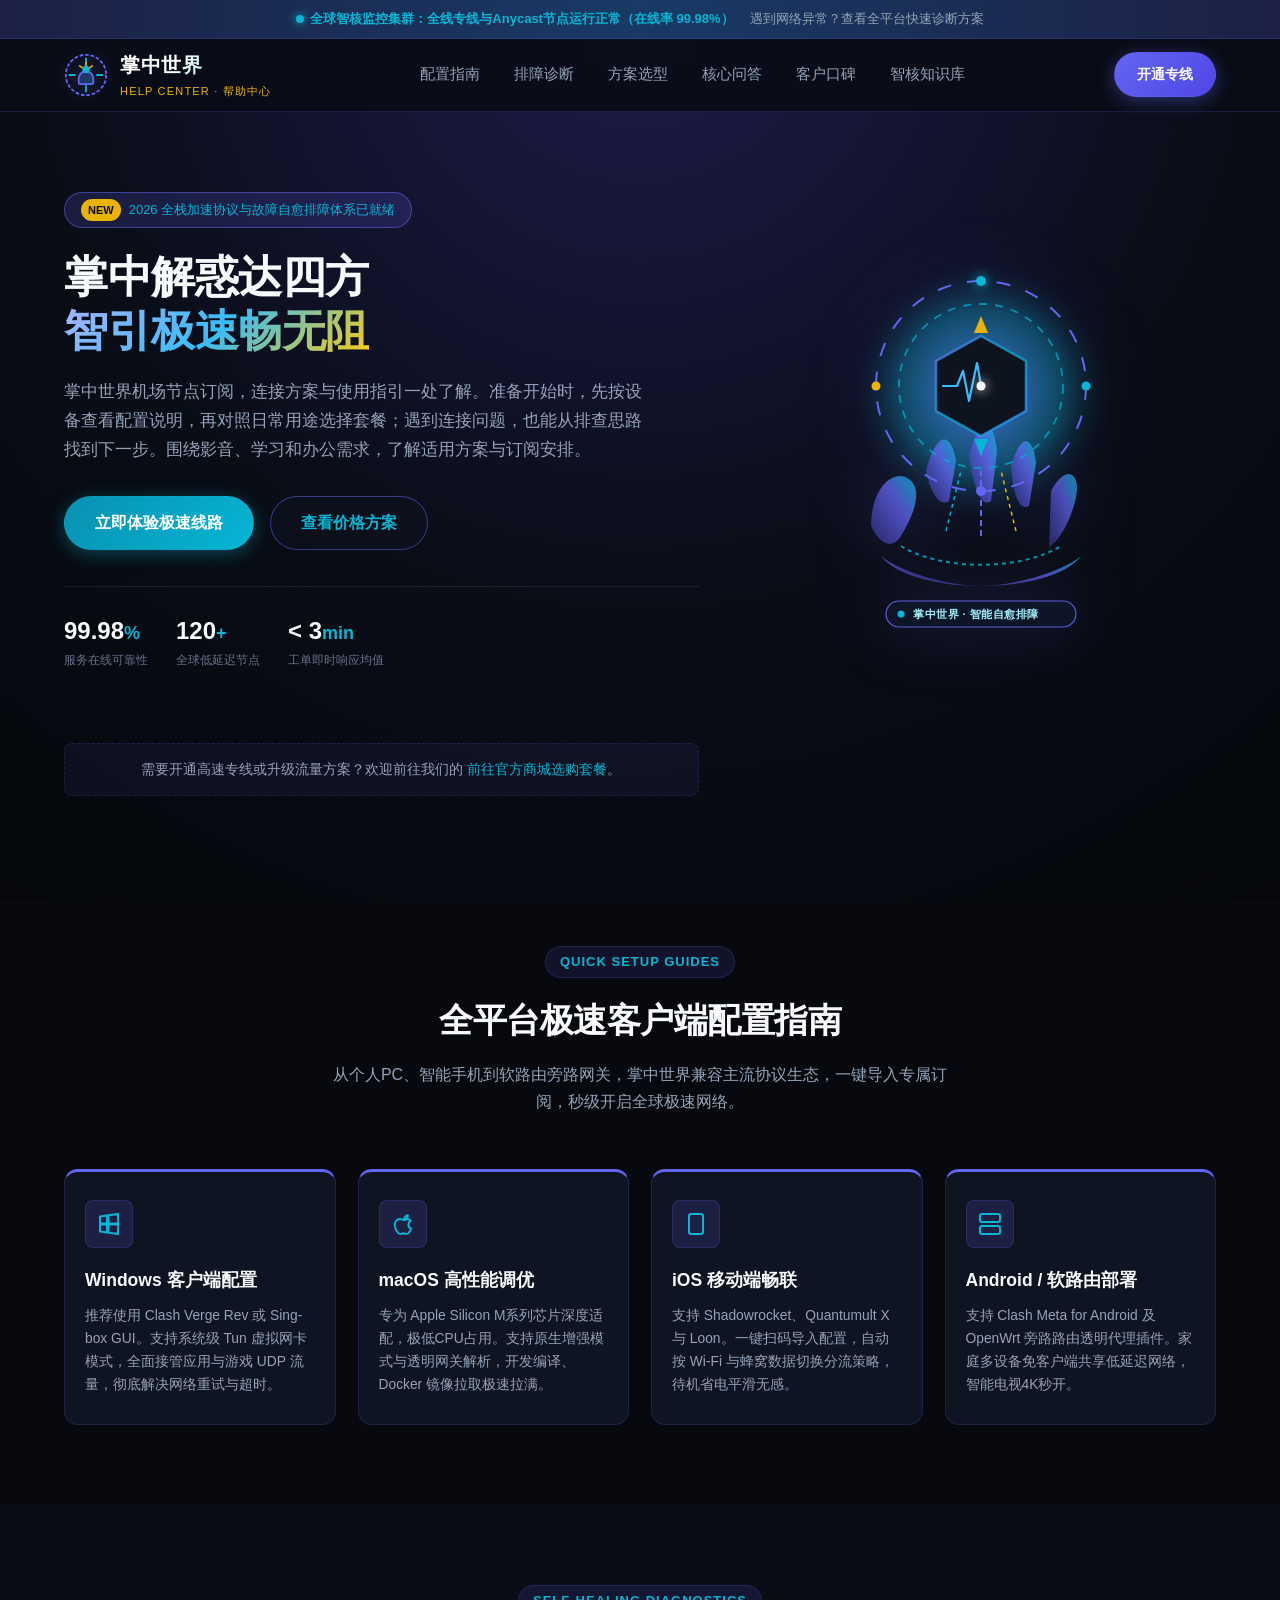
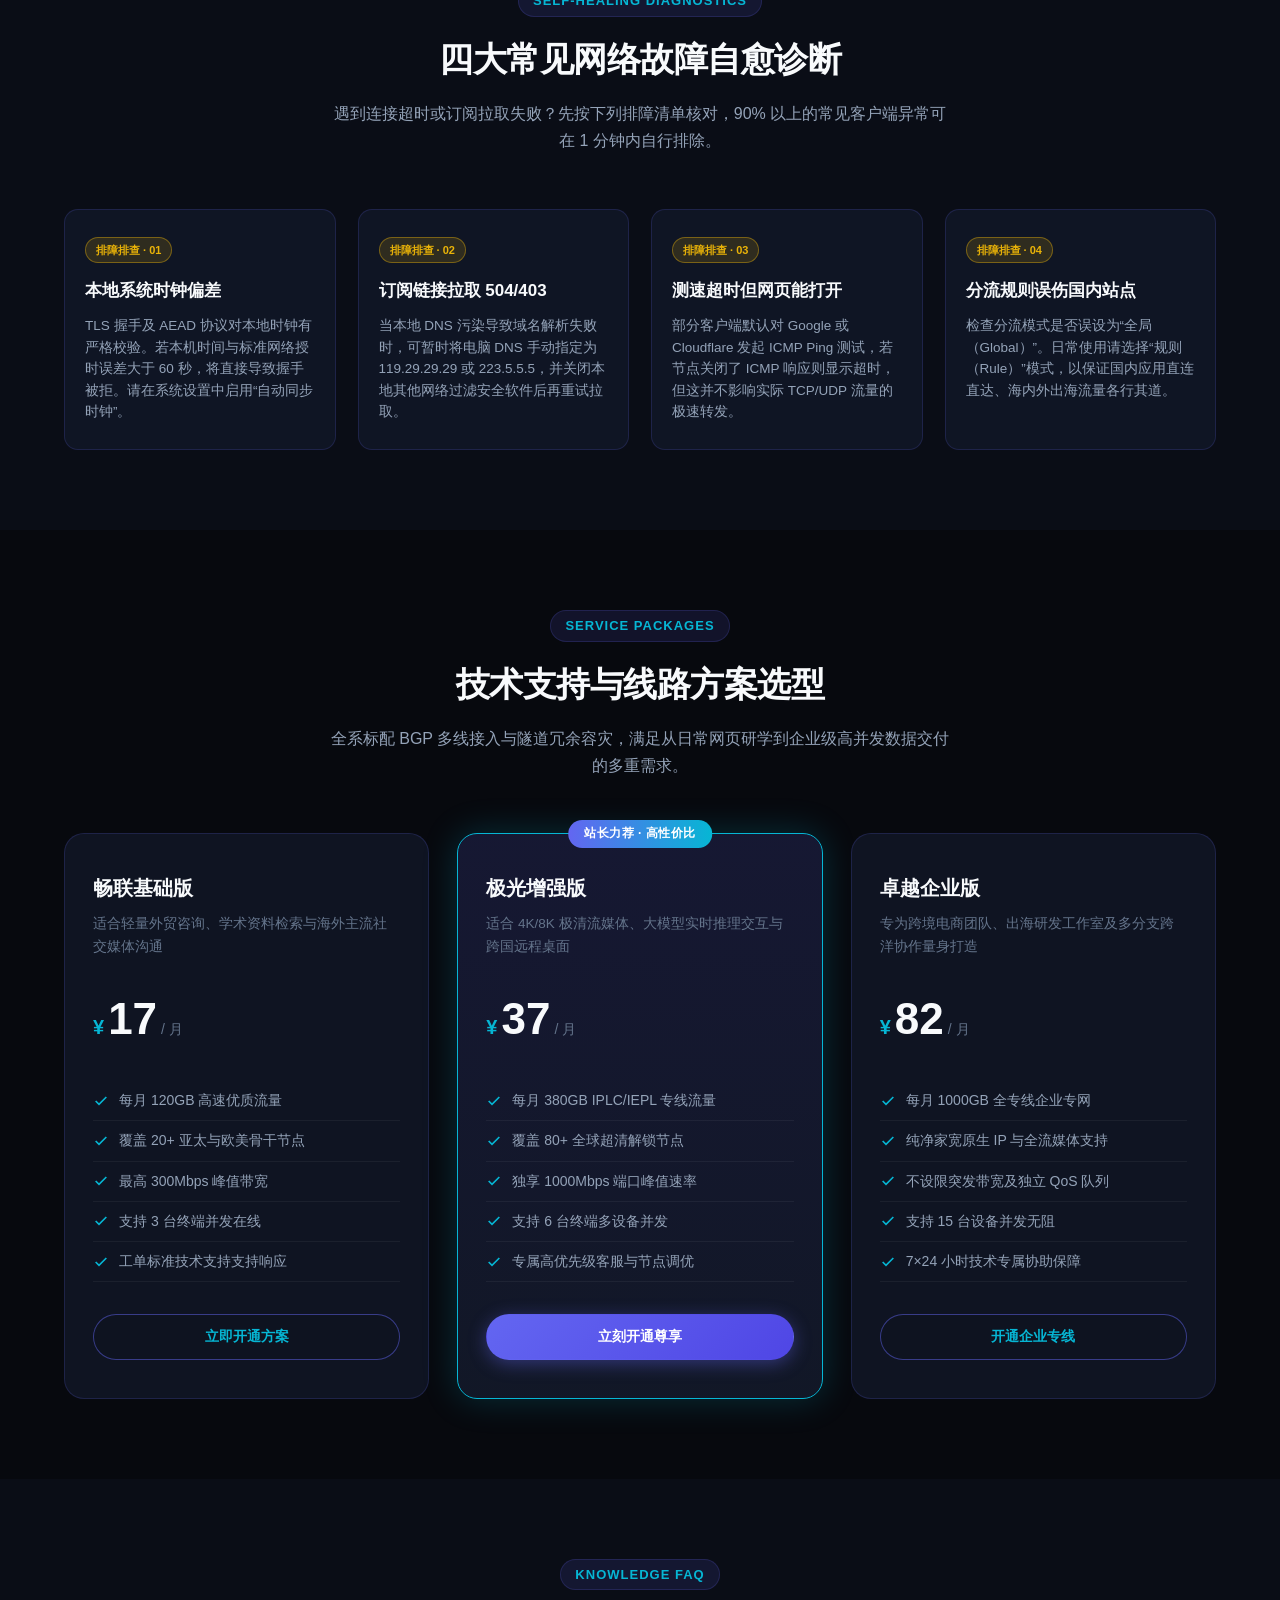
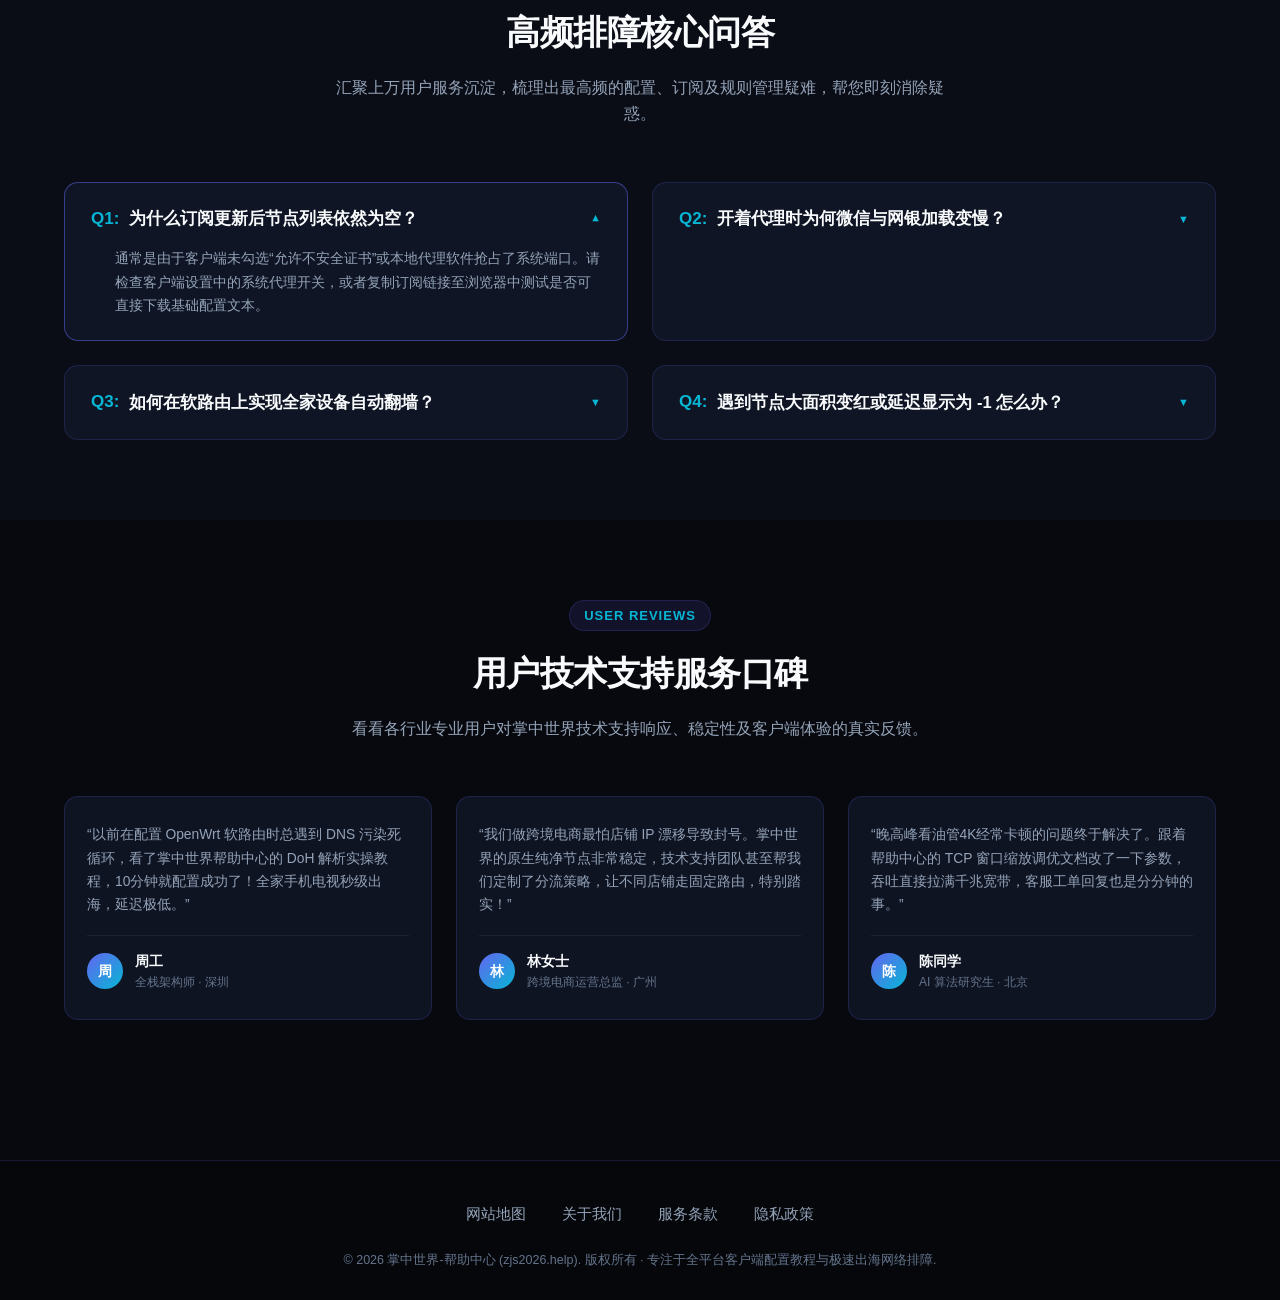
<file: index.html>
<!DOCTYPE html>

<html lang="zh-CN">
<head>
<meta charset="utf-8"/>
<meta content="width=device-width, initial-scale=1.0" name="viewport"/>
<title>掌中世界机场帮助中心｜连接排障、分流规则与设备设置</title>
<meta content="掌中世界机场节点订阅，连接方案与使用指引一处了解。准备开始时，先按设备查看配置说明，再对照日常用途选择套餐；遇到连接问题，也能从排查思路找到下一步。围绕影音、学习和办公需求，了解适用方案与订阅安排。" name="description"/>
<meta content="掌中世界, 掌中世界帮助中心, 机场使用教程, 分流规则, DNS设置, 连不上怎么办, 免费体验" name="keywords"/>
<link href="style.css" rel="stylesheet"/>
<link href="https://zjs2026.help/" rel="canonical"/>
<meta content="website" property="og:type"/>
<meta content="掌中世界-帮助中心" property="og:site_name"/>
<meta content="掌中世界机场帮助中心｜连接排障、分流规则与设备设置" property="og:title"/>
<meta content="掌中世界机场节点订阅，连接方案与使用指引一处了解。准备开始时，先按设备查看配置说明，再对照日常用途选择套餐；遇到连接问题，也能从排查思路找到下一步。围绕影音、学习和办公需求，了解适用方案与订阅安排。" property="og:description"/>
<meta content="https://zjs2026.help/" property="og:url"/>
<meta content="https://zjs2026.help/og-preview.png" property="og:image"/>
<meta content="zh_CN" property="og:locale"/>
</head>
<body>
<!-- 顶部状态公告条 -->
<div class="nexus-topbar">
<div class="nexus-container nexus-topbar-flex">
<div class="support-beacon">
<span class="beacon-dot"></span>
<span>全球智核监控集群：全线专线与Anycast节点运行正常（在线率 99.98%）</span>
</div>
<div>
<span>遇到网络异常？查看全平台快速诊断方案</span>
</div>
</div>
</div>
<!-- 吸顶导航栏 -->
<header class="nexus-nav">
<div class="nexus-container nexus-nav-wrap">
<a aria-label="返回首页" class="nexus-logo-link" href="index.html">
<svg class="nexus-logo-svg" fill="none" viewbox="0 0 48 48" xmlns="http://www.w3.org/2000/svg">
<circle cx="24" cy="24" r="22" stroke="#6366f1" stroke-dasharray="4 2" stroke-width="2"></circle>
<path d="M24 6L24 12" stroke="#06b6d4" stroke-linecap="round" stroke-width="2"></path>
<path d="M24 36L24 42" stroke="#06b6d4" stroke-linecap="round" stroke-width="2"></path>
<path d="M6 24L12 24" stroke="#06b6d4" stroke-linecap="round" stroke-width="2"></path>
<path d="M36 24L42 24" stroke="#06b6d4" stroke-linecap="round" stroke-width="2"></path>
<path d="M16 28C16 23.58 19.58 20 24 20C28.42 20 32 23.58 32 28V32C32 33.1 31.1 34 30 34H18C16.9 34 16 33.1 16 32V28Z" fill="url(#nexus-grad)" fill-opacity="0.3" stroke="#6366f1" stroke-width="2"></path>
<circle cx="24" cy="18" fill="#06b6d4" r="4"></circle>
<path d="M24 14V10M20 16L17 14M28 16L31 14" stroke="#eab308" stroke-linecap="round" stroke-width="1.8"></path>
<defs>
<lineargradient gradientunits="userSpaceOnUse" id="nexus-grad" x1="16" x2="32" y1="20" y2="34">
<stop stop-color="#6366f1"></stop>
<stop offset="1" stop-color="#06b6d4"></stop>
</lineargradient>
</defs>
</svg>
<div class="nexus-logo-text">
<span class="nexus-logo-title">掌中世界</span>
<span class="nexus-logo-sub">HELP CENTER · 帮助中心</span>
</div>
</a>
<!-- 移动端汉堡切换器 -->
<input aria-label="切换移动端导航" class="nexus-nav-toggle" id="nexus-nav-toggle" type="checkbox"/>
<label class="nexus-hamburger-label" for="nexus-nav-toggle">
<span></span>
<span></span>
<span></span>
</label>
<!-- 导航列表 -->
<nav class="nexus-nav-menu">
<ul class="nexus-nav-list">
<li class="nexus-nav-item"><a aria-current="page" href="index.html#guides">配置指南</a></li>
<li class="nexus-nav-item"><a href="index.html#diagnostics">排障诊断</a></li>
<li class="nexus-nav-item"><a href="index.html#pricing">方案选型</a></li>
<li class="nexus-nav-item"><a href="index.html#faq">核心问答</a></li>
<li class="nexus-nav-item"><a href="index.html#feedback">客户口碑</a></li>
<li class="nexus-nav-item"><a href="support-topics.html">智核知识库</a></li>
</ul>
</nav>
<div class="nexus-nav-actions">
<a class="btn-nexus btn-nexus-primary" href="https://ww012.twilightaff.com/#/?code=A56DH1Af" rel="nofollow" target="_blank">开通专线</a>
</div>
</div>
</header>
<!-- 主体区域 -->
<main>
<!-- Hero 区域：智能支持罗盘 -->
<section class="nexus-hero">
<div class="nexus-container">
<div class="nexus-hero-grid">
<div class="nexus-hero-info">
<div class="nexus-tag-hub">
<span class="nexus-tag-badge">NEW</span>
<span>2026 全栈加速协议与故障自愈排障体系已就绪</span>
</div>
<h1 class="nexus-hero-title">
              掌中解惑达四方<br/>
<span class="nexus-title-gradient">智引极速畅无阻</span>
</h1>
<p class="nexus-hero-desc">掌中世界机场节点订阅，连接方案与使用指引一处了解。准备开始时，先按设备查看配置说明，再对照日常用途选择套餐；遇到连接问题，也能从排查思路找到下一步。围绕影音、学习和办公需求，了解适用方案与订阅安排。</p>
<div class="nexus-hero-cta-group">
<a class="btn-nexus btn-nexus-cyan btn-nexus-lg" href="https://ww012.twilightaff.com/#/?code=A56DH1Af" rel="nofollow" target="_blank">立即体验极速线路</a>
<a class="btn-nexus btn-nexus-outline btn-nexus-lg" href="#pricing">查看价格方案</a>
</div>
<div class="nexus-metrics-row">
<div class="nexus-metric-col">
<span class="nexus-metric-val">99.98<span>%</span></span>
<span class="nexus-metric-lbl">服务在线可靠性</span>
</div>
<div class="nexus-metric-col">
<span class="nexus-metric-val">120<span>+</span></span>
<span class="nexus-metric-lbl">全球低延迟节点</span>
</div>
<div class="nexus-metric-col">
<span class="nexus-metric-val">&lt; 3<span>min</span></span>
<span class="nexus-metric-lbl">工单即时响应均值</span>
</div>
</div>
</div>
<!-- Hero 右侧：手托全息排障罗盘与自愈护盾动效 -->
<div class="nexus-compass-stage">
<svg aria-label="掌中世界手托全息智能诊断罗盘动图" class="nexus-compass-svg" fill="none" role="img" viewbox="0 0 440 420" xmlns="http://www.w3.org/2000/svg">
<defs>
<radialgradient cx="50%" cy="50%" id="helpAura" r="50%">
<stop offset="0%" stop-color="#6366f1" stop-opacity="0.85"></stop>
<stop offset="60%" stop-color="#06b6d4" stop-opacity="0.3"></stop>
<stop offset="100%" stop-color="#070a13" stop-opacity="0"></stop>
</radialgradient>
<lineargradient id="helpHandGrad" x1="0%" x2="100%" y1="100%" y2="0%">
<stop offset="0%" stop-color="#312e81" stop-opacity="0.9"></stop>
<stop offset="60%" stop-color="#6366f1" stop-opacity="0.9"></stop>
<stop offset="100%" stop-color="#06b6d4" stop-opacity="0.95"></stop>
</lineargradient>
<lineargradient id="shieldGrad" x1="0%" x2="100%" y1="0%" y2="100%">
<stop offset="0%" stop-color="#6366f1" stop-opacity="0.85"></stop>
<stop offset="50%" stop-color="#06b6d4" stop-opacity="0.7"></stop>
<stop offset="100%" stop-color="#3b82f6" stop-opacity="0.9"></stop>
</lineargradient>
<lineargradient id="laserGrad" x1="0%" x2="100%" y1="0%" y2="0%">
<stop offset="0%" stop-color="#06b6d4" stop-opacity="0"></stop>
<stop offset="50%" stop-color="#38bdf8" stop-opacity="1"></stop>
<stop offset="100%" stop-color="#06b6d4" stop-opacity="0"></stop>
</lineargradient>
</defs>
<!-- 掌心发散光晕 -->
<circle class="help-aura-pulse" cx="220" cy="170" fill="url(#helpAura)" r="135"></circle>
<!-- 手托部分 (Cyber Palm Cradle) -->
<g class="help-palm-cradle">
<path d="M120 335 C150 375, 290 375, 320 335 C300 352, 250 365, 220 365 C190 365, 140 352, 120 335 Z" fill="url(#helpHandGrad)" opacity="0.8"></path>
<path d="M110 305 C110 265, 135 245, 150 260 C160 270, 155 290, 140 315 C130 330, 118 322, 110 305 Z" fill="url(#helpHandGrad)" opacity="0.85"></path>
<!-- 指尖微托 -->
<path d="M165 250 C175 210, 190 210, 195 240 L188 280 C180 286, 170 275, 165 250 Z" fill="url(#helpHandGrad)" opacity="0.85"></path>
<path d="M208 235 C218 195, 232 195, 236 230 L230 280 C222 286, 214 275, 208 235 Z" fill="url(#helpHandGrad)" opacity="0.9"></path>
<path d="M250 245 C260 210, 272 215, 275 242 L268 285 C260 290, 252 278, 250 245 Z" fill="url(#helpHandGrad)" opacity="0.85"></path>
<path d="M290 270 C305 242, 320 252, 315 276 C310 300, 298 320, 288 326 Z" fill="url(#helpHandGrad)" opacity="0.8"></path>
<!-- 掌面全息脉冲纹理 -->
<path d="M140 325 C180 350, 260 350, 300 325" fill="none" opacity="0.8" stroke="#06b6d4" stroke-dasharray="4 4" stroke-width="2"></path>
<line class="help-beam-stream" stroke="#6366f1" stroke-dasharray="6 4" stroke-width="2" x1="220" x2="220" y1="315" y2="250"></line>
<line class="help-beam-stream-fast" stroke="#06b6d4" stroke-dasharray="4 4" stroke-width="1.5" x1="185" x2="200" y1="310" y2="250"></line>
<line class="help-beam-stream" stroke="#eab308" stroke-dasharray="4 4" stroke-width="1.5" x1="255" x2="240" y1="310" y2="250"></line>
</g>
<!-- 手托之上的全息诊断护盾与罗盘 (Diagnostic Compass & Shield) -->
<g class="help-shield-system">
<!-- 外围刻度罗盘环 (顺时针) -->
<g class="help-ring-cw">
<circle cx="220" cy="165" fill="none" r="105" stroke="#6366f1" stroke-dasharray="14 16" stroke-width="2"></circle>
<circle cx="220" cy="60" fill="#06b6d4" filter="drop-shadow(0 0 6px #06b6d4)" r="5"></circle>
<circle cx="220" cy="270" fill="#6366f1" r="5"></circle>
<circle cx="115" cy="165" fill="#eab308" r="4.5"></circle>
<circle cx="325" cy="165" fill="#06b6d4" r="4.5"></circle>
</g>
<!-- 逆时针罗盘内环 -->
<g class="help-ring-ccw">
<circle cx="220" cy="165" fill="none" opacity="0.7" r="82" stroke="#06b6d4" stroke-dasharray="8 8" stroke-width="1.8"></circle>
<polygon fill="#eab308" points="220,95 227,112 213,112"></polygon>
<polygon fill="#06b6d4" points="220,235 227,218 213,218"></polygon>
</g>
<!-- 中心自愈诊断护盾六边形 -->
<polygon class="help-shield-pulse" fill="#0e1320" points="220,115 265,140 265,190 220,215 175,190 175,140" stroke="url(#shieldGrad)" stroke-width="2.5"></polygon>
<!-- 护盾内部心跳脉搏线 (ECG Waveform) -->
<path class="help-ecg-line" d="M182 165 L196 165 L202 150 L208 180 L216 142 L224 186 L230 160 L236 170 L242 165 L258 165" fill="none" stroke="#38bdf8" stroke-linecap="round" stroke-linejoin="round" stroke-width="2.2"></path>
<!-- 激光扫描光条 (上下扫描) -->
<line class="help-laser-scan" stroke="url(#laserGrad)" stroke-width="3" x1="178" x2="262" y1="140" y2="140"></line>
<!-- 核心状态光点 -->
<circle cx="220" cy="165" fill="#ffffff" filter="drop-shadow(0 0 6px #ffffff)" r="4.5"></circle>
</g>
<!-- 悬浮状态标签 -->
<g class="help-status-tag">
<rect fill="#0f172a" height="26" opacity="0.9" rx="13" stroke="#6366f1" stroke-width="1.2" width="190" x="125" y="380"></rect>
<circle class="help-dot-blink" cx="140" cy="393" fill="#06b6d4" r="3.5"></circle>
<text fill="#a5f3fc" font-size="11" font-weight="600" letter-spacing="0.5" x="152" y="397">掌中世界 · 智能自愈排障</text>
</g>
</svg>
</div>
<div class="interlink-box"><p>需要开通高速专线或升级流量方案？欢迎前往我们的 <a href="https://dajichang.mom/" target="_blank">前往官方商城选购套餐</a>。</p></div>
</div>
</div></section>
<!-- 第一功能区：全平台极速客户端配置指南 -->
<section class="nexus-section" id="guides">
<div class="nexus-container">
<div class="nexus-sec-header">
<span class="nexus-sec-pill">QUICK SETUP GUIDES</span>
<h2 class="nexus-sec-title">全平台极速客户端配置指南</h2>
<p class="nexus-sec-desc">
            从个人PC、智能手机到软路由旁路网关，掌中世界兼容主流协议生态，一键导入专属订阅，秒级开启全球极速网络。
          </p>
</div>
<div class="guides-grid">
<div class="guide-card">
<div class="guide-icon-box">
<svg fill="none" height="24" stroke="currentColor" stroke-width="2" viewbox="0 0 24 24" width="24"><path d="M3 4.5L10 3.5V11.5L3 11.5V4.5ZM11.5 3.3L21 2V11.5L11.5 11.5V3.3ZM3 12.5L10 12.5V20.5L3 19.5V12.5ZM11.5 12.5L21 12.5V22L11.5 20.7V12.5Z"></path></svg>
</div>
<h3 class="guide-card-title">Windows 客户端配置</h3>
<p class="guide-card-text">
              推荐使用 Clash Verge Rev 或 Sing-box GUI。支持系统级 Tun 虚拟网卡模式，全面接管应用与游戏 UDP 流量，彻底解决网络重试与超时。
            </p>
</div>
<div class="guide-card">
<div class="guide-icon-box">
<svg fill="none" height="24" stroke="currentColor" stroke-width="2" viewbox="0 0 24 24" width="24"><path d="M18.71 19.5c-.83 1.24-1.71 2.45-3.05 2.47-1.34.03-1.77-.79-3.29-.79-1.53 0-2 .77-3.27.82-1.31.05-2.3-1.32-3.14-2.53C4.25 17 2.94 12.45 4.7 9.39c.87-1.52 2.43-2.48 4.12-2.51 1.28-.02 2.5.87 3.29.87.78 0 2.26-1.07 3.81-.91.65.03 2.47.26 3.64 1.98-.09.06-2.17 1.28-2.15 3.81.03 3.02 2.65 4.03 2.68 4.04-.03.07-.42 1.44-1.38 2.83M15.97 6.37c.6-1.02.9-2.06.8-3.08-1.08.1-2.32.74-2.95 1.76-.56.9-.84 1.94-.74 2.95 1.19.06 2.37-.58 2.89-1.63z"></path></svg>
</div>
<h3 class="guide-card-title">macOS 高性能调优</h3>
<p class="guide-card-text">
              专为 Apple Silicon M系列芯片深度适配，极低CPU占用。支持原生增强模式与透明网关解析，开发编译、Docker 镜像拉取极速拉满。
            </p>
</div>
<div class="guide-card">
<div class="guide-icon-box">
<svg fill="none" height="24" stroke="currentColor" stroke-width="2" viewbox="0 0 24 24" width="24"><rect height="20" rx="2" ry="2" width="14" x="5" y="2"></rect><line x1="12" x2="12.01" y1="18" y2="18"></line></svg>
</div>
<h3 class="guide-card-title">iOS 移动端畅联</h3>
<p class="guide-card-text">
              支持 Shadowrocket、Quantumult X 与 Loon。一键扫码导入配置，自动按 Wi-Fi 与蜂窝数据切换分流策略，待机省电平滑无感。
            </p>
</div>
<div class="guide-card">
<div class="guide-icon-box">
<svg fill="none" height="24" stroke="currentColor" stroke-width="2" viewbox="0 0 24 24" width="24"><rect height="8" rx="2" ry="2" width="20" x="2" y="2"></rect><rect height="8" rx="2" ry="2" width="20" x="2" y="14"></rect><line x1="6" x2="6.01" y1="6" y2="6"></line><line x1="6" x2="6.01" y1="18" y2="18"></line></svg>
</div>
<h3 class="guide-card-title">Android / 软路由部署</h3>
<p class="guide-card-text">
              支持 Clash Meta for Android 及 OpenWrt 旁路路由透明代理插件。家庭多设备免客户端共享低延迟网络，智能电视4K秒开。
            </p>
</div>
</div>
</div>
</section>
<!-- 第二功能区：四大常见网络故障自愈诊断 -->
<section class="nexus-section table-row-alt" id="diagnostics">
<div class="nexus-container">
<div class="nexus-sec-header">
<span class="nexus-sec-pill">SELF-HEALING DIAGNOSTICS</span>
<h2 class="nexus-sec-title">四大常见网络故障自愈诊断</h2>
<p class="nexus-sec-desc">
            遇到连接超时或订阅拉取失败？先按下列排障清单核对，90% 以上的常见客户端异常可在 1 分钟内自行排除。
          </p>
</div>
<div class="diag-grid">
<div class="diag-card">
<span class="diag-badge">排障排查 · 01</span>
<h3 class="diag-title">本地系统时钟偏差</h3>
<p class="diag-desc">
              TLS 握手及 AEAD 协议对本地时钟有严格校验。若本机时间与标准网络授时误差大于 60 秒，将直接导致握手被拒。请在系统设置中启用“自动同步时钟”。
            </p>
</div>
<div class="diag-card">
<span class="diag-badge">排障排查 · 02</span>
<h3 class="diag-title">订阅链接拉取 504/403</h3>
<p class="diag-desc">
              当本地 DNS 污染导致域名解析失败时，可暂时将电脑 DNS 手动指定为 119.29.29.29 或 223.5.5.5，并关闭本地其他网络过滤安全软件后再重试拉取。
            </p>
</div>
<div class="diag-card">
<span class="diag-badge">排障排查 · 03</span>
<h3 class="diag-title">测速超时但网页能打开</h3>
<p class="diag-desc">
              部分客户端默认对 Google 或 Cloudflare 发起 ICMP Ping 测试，若节点关闭了 ICMP 响应则显示超时，但这并不影响实际 TCP/UDP 流量的极速转发。
            </p>
</div>
<div class="diag-card">
<span class="diag-badge">排障排查 · 04</span>
<h3 class="diag-title">分流规则误伤国内站点</h3>
<p class="diag-desc">
              检查分流模式是否误设为“全局（Global）”。日常使用请选择“规则（Rule）”模式，以保证国内应用直连直达、海内外出海流量各行其道。
            </p>
</div>
</div>
</div>
</section>
<!-- 第三功能区：价格方案与服务选型 -->
<section class="nexus-section" id="pricing">
<div class="nexus-container">
<div class="nexus-sec-header">
<span class="nexus-sec-pill">SERVICE PACKAGES</span>
<h2 class="nexus-sec-title">技术支持与线路方案选型</h2>
<p class="nexus-sec-desc">
            全系标配 BGP 多线接入与隧道冗余容灾，满足从日常网页研学到企业级高并发数据交付的多重需求。
          </p>
</div>
<div class="support-pricing-grid">
<!-- 方案 1 -->
<div class="support-price-card">
<h3 class="support-p-name">畅联基础版</h3>
<p class="support-p-intro">适合轻量外贸咨询、学术资料检索与海外主流社交媒体沟通</p>
<div class="support-p-box">
<span class="support-p-curr">¥</span>
<span class="support-p-val">17</span>
<span class="support-p-period">/ 月</span>
</div>
<ul class="support-p-list">
<li><svg fill="none" stroke="currentColor" stroke-width="2.5" viewbox="0 0 24 24"><polyline points="20 6 9 17 4 12"></polyline></svg>每月 120GB 高速优质流量</li>
<li><svg fill="none" stroke="currentColor" stroke-width="2.5" viewbox="0 0 24 24"><polyline points="20 6 9 17 4 12"></polyline></svg>覆盖 20+ 亚太与欧美骨干节点</li>
<li><svg fill="none" stroke="currentColor" stroke-width="2.5" viewbox="0 0 24 24"><polyline points="20 6 9 17 4 12"></polyline></svg>最高 300Mbps 峰值带宽</li>
<li><svg fill="none" stroke="currentColor" stroke-width="2.5" viewbox="0 0 24 24"><polyline points="20 6 9 17 4 12"></polyline></svg>支持 3 台终端并发在线</li>
<li><svg fill="none" stroke="currentColor" stroke-width="2.5" viewbox="0 0 24 24"><polyline points="20 6 9 17 4 12"></polyline></svg>工单标准技术支持支持响应</li>
</ul>
<div class="support-p-action">
<a class="btn-nexus btn-nexus-outline" href="https://ww012.twilightaff.com/#/?code=A56DH1Af" rel="nofollow" target="_blank">立即开通方案</a>
</div>
</div>
<!-- 方案 2 (推荐) -->
<div class="support-price-card support-price-featured">
<div class="support-price-flag">站长力荐 · 高性价比</div>
<h3 class="support-p-name">极光增强版</h3>
<p class="support-p-intro">适合 4K/8K 极清流媒体、大模型实时推理交互与跨国远程桌面</p>
<div class="support-p-box">
<span class="support-p-curr">¥</span>
<span class="support-p-val">37</span>
<span class="support-p-period">/ 月</span>
</div>
<ul class="support-p-list">
<li><svg fill="none" stroke="currentColor" stroke-width="2.5" viewbox="0 0 24 24"><polyline points="20 6 9 17 4 12"></polyline></svg>每月 380GB IPLC/IEPL 专线流量</li>
<li><svg fill="none" stroke="currentColor" stroke-width="2.5" viewbox="0 0 24 24"><polyline points="20 6 9 17 4 12"></polyline></svg>覆盖 80+ 全球超清解锁节点</li>
<li><svg fill="none" stroke="currentColor" stroke-width="2.5" viewbox="0 0 24 24"><polyline points="20 6 9 17 4 12"></polyline></svg>独享 1000Mbps 端口峰值速率</li>
<li><svg fill="none" stroke="currentColor" stroke-width="2.5" viewbox="0 0 24 24"><polyline points="20 6 9 17 4 12"></polyline></svg>支持 6 台终端多设备并发</li>
<li><svg fill="none" stroke="currentColor" stroke-width="2.5" viewbox="0 0 24 24"><polyline points="20 6 9 17 4 12"></polyline></svg>专属高优先级客服与节点调优</li>
</ul>
<div class="support-p-action">
<a class="btn-nexus btn-nexus-primary" href="https://ww012.twilightaff.com/#/?code=A56DH1Af" rel="nofollow" target="_blank">立刻开通尊享</a>
</div>
</div>
<!-- 方案 3 -->
<div class="support-price-card">
<h3 class="support-p-name">卓越企业版</h3>
<p class="support-p-intro">专为跨境电商团队、出海研发工作室及多分支跨洋协作量身打造</p>
<div class="support-p-box">
<span class="support-p-curr">¥</span>
<span class="support-p-val">82</span>
<span class="support-p-period">/ 月</span>
</div>
<ul class="support-p-list">
<li><svg fill="none" stroke="currentColor" stroke-width="2.5" viewbox="0 0 24 24"><polyline points="20 6 9 17 4 12"></polyline></svg>每月 1000GB 全专线企业专网</li>
<li><svg fill="none" stroke="currentColor" stroke-width="2.5" viewbox="0 0 24 24"><polyline points="20 6 9 17 4 12"></polyline></svg>纯净家宽原生 IP 与全流媒体支持</li>
<li><svg fill="none" stroke="currentColor" stroke-width="2.5" viewbox="0 0 24 24"><polyline points="20 6 9 17 4 12"></polyline></svg>不设限突发带宽及独立 QoS 队列</li>
<li><svg fill="none" stroke="currentColor" stroke-width="2.5" viewbox="0 0 24 24"><polyline points="20 6 9 17 4 12"></polyline></svg>支持 15 台设备并发无阻</li>
<li><svg fill="none" stroke="currentColor" stroke-width="2.5" viewbox="0 0 24 24"><polyline points="20 6 9 17 4 12"></polyline></svg>7×24 小时技术专属协助保障</li>
</ul>
<div class="support-p-action">
<a class="btn-nexus btn-nexus-outline" href="https://ww012.twilightaff.com/#/?code=A56DH1Af" rel="nofollow" target="_blank">开通企业专线</a>
</div>
</div>
</div>
</div>
</section>
<!-- 第四功能区：高频排障核心问答 (FAQ) -->
<section class="nexus-section table-row-alt" id="faq">
<div class="nexus-container">
<div class="nexus-sec-header">
<span class="nexus-sec-pill">KNOWLEDGE FAQ</span>
<h2 class="nexus-sec-title">高频排障核心问答</h2>
<p class="nexus-sec-desc">
            汇聚上万用户服务沉淀，梳理出最高频的配置、订阅及规则管理疑难，帮您即刻消除疑惑。
          </p>
</div>
<div class="nexus-faq-grid">
<details class="nexus-faq-box" open="">
<summary class="nexus-faq-q">
<span class="nexus-faq-q-text">
<span class="nexus-faq-badge">Q1:</span> 为什么订阅更新后节点列表依然为空？
              </span>
<span class="nexus-faq-arrow">▼</span>
</summary>
<p class="nexus-faq-a">
              通常是由于客户端未勾选“允许不安全证书”或本地代理软件抢占了系统端口。请检查客户端设置中的系统代理开关，或者复制订阅链接至浏览器中测试是否可直接下载基础配置文本。
            </p>
</details>
<details class="nexus-faq-box">
<summary class="nexus-faq-q">
<span class="nexus-faq-q-text">
<span class="nexus-faq-badge">Q2:</span> 开着代理时为何微信与网银加载变慢？
              </span>
<span class="nexus-faq-arrow">▼</span>
</summary>
<p class="nexus-faq-a">
              这是因为分流规则未生效，导致国内直连流量被强制绕行境外节点。请确保客户端切换为“规则（Rule）”或“绕过大陆”模式，并定期更新本地 GeoIP 数据库。
            </p>
</details>
<details class="nexus-faq-box">
<summary class="nexus-faq-q">
<span class="nexus-faq-q-text">
<span class="nexus-faq-badge">Q3:</span> 如何在软路由上实现全家设备自动翻墙？
              </span>
<span class="nexus-faq-arrow">▼</span>
</summary>
<p class="nexus-faq-a">
              您可以在 OpenWrt 中安装 Passwall 或 OpenClash，将掌中世界的订阅导入并启用 Tun 虚拟网卡模式，路由器将自动对出海数据包执行旁路透明分流，免去各终端反复配置。
            </p>
</details>
<details class="nexus-faq-box">
<summary class="nexus-faq-q">
<span class="nexus-faq-q-text">
<span class="nexus-faq-badge">Q4:</span> 遇到节点大面积变红或延迟显示为 -1 怎么办？
              </span>
<span class="nexus-faq-arrow">▼</span>
</summary>
<p class="nexus-faq-a">
              首先检查本地网络连接是否正常，其次在客户端内手动执行“更新订阅”以获取最新解析入口。若遇运营商突发链路抖动，平台智能中枢会在 60 秒内自动切换备用 BGP 路由。
            </p>
</details>
</div>
</div>
</section>
<!-- 第五功能区：用户技术支持服务口碑 -->
<section class="nexus-section" id="feedback">
<div class="nexus-container">
<div class="nexus-sec-header">
<span class="nexus-sec-pill">USER REVIEWS</span>
<h2 class="nexus-sec-title">用户技术支持服务口碑</h2>
<p class="nexus-sec-desc">
            看看各行业专业用户对掌中世界技术支持响应、稳定性及客户端体验的真实反馈。
          </p>
</div>
<div class="feedback-grid">
<div class="feedback-card">
<p class="feedback-quote">
              “以前在配置 OpenWrt 软路由时总遇到 DNS 污染死循环，看了掌中世界帮助中心的 DoH 解析实操教程，10分钟就配置成功了！全家手机电视秒级出海，延迟极低。”
            </p>
<div class="feedback-user">
<div class="feedback-avatar">周</div>
<div>
<div class="feedback-name">周工</div>
<div class="feedback-role">全栈架构师 · 深圳</div>
</div>
</div>
</div>
<div class="feedback-card">
<p class="feedback-quote">
              “我们做跨境电商最怕店铺 IP 漂移导致封号。掌中世界的原生纯净节点非常稳定，技术支持团队甚至帮我们定制了分流策略，让不同店铺走固定路由，特别踏实！”
            </p>
<div class="feedback-user">
<div class="feedback-avatar">林</div>
<div>
<div class="feedback-name">林女士</div>
<div class="feedback-role">跨境电商运营总监 · 广州</div>
</div>
</div>
</div>
<div class="feedback-card">
<p class="feedback-quote">
              “晚高峰看油管4K经常卡顿的问题终于解决了。跟着帮助中心的 TCP 窗口缩放调优文档改了一下参数，吞吐直接拉满千兆宽带，客服工单回复也是分分钟的事。”
            </p>
<div class="feedback-user">
<div class="feedback-avatar">陈</div>
<div>
<div class="feedback-name">陈同学</div>
<div class="feedback-role">AI 算法研究生 · 北京</div>
</div>
</div>
</div>
</div>
</div>
</section>
</main>
<!-- 底部极简规范页脚：严格只有4个链接 (全中文) -->
<footer class="nexus-footer">
<div class="nexus-container">
<ul class="nexus-footer-nav">
<li><a href="sitemap.html">网站地图</a></li>
<li><a href="about.html">关于我们</a></li>
<li><a href="terms.html">服务条款</a></li>
<li><a href="privacy.html">隐私政策</a></li>
</ul>
<p class="nexus-footer-copy">
        © 2026 掌中世界-帮助中心 (zjs2026.help). 版权所有 · 专注于全平台客户端配置教程与极速出海网络排障.
      </p>
</div>
</footer>
</body>
</html>
</file>
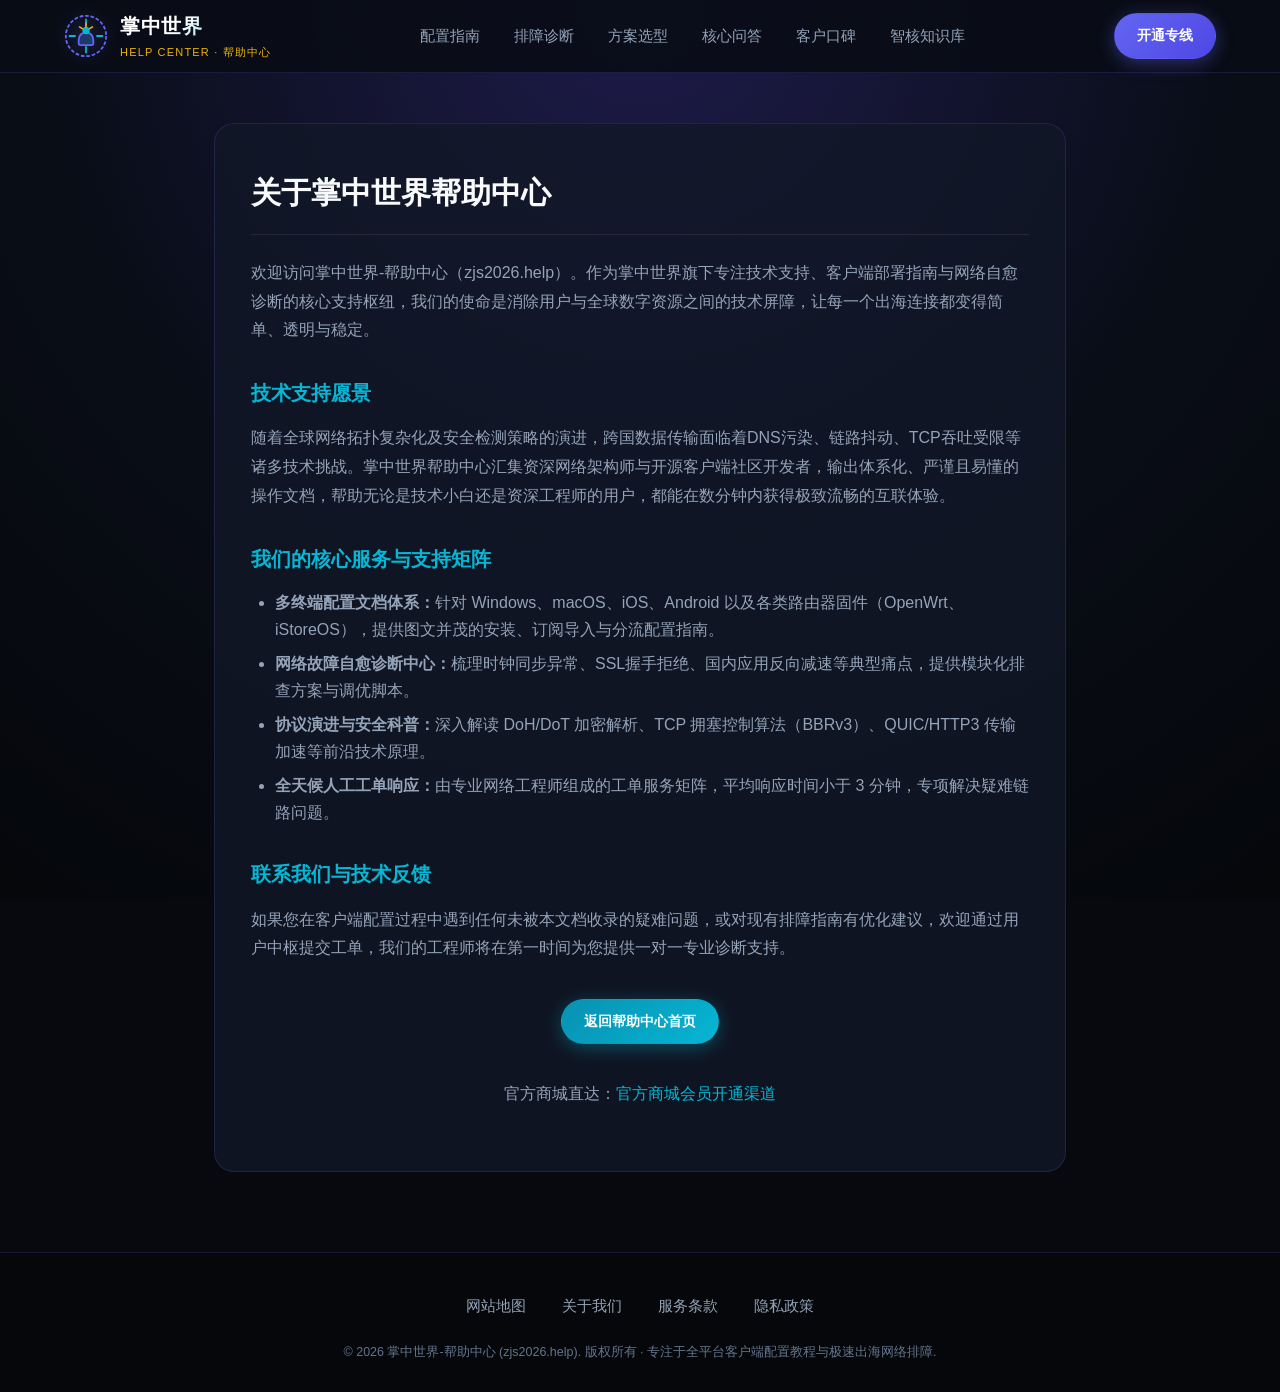
<file: about.html>
﻿<!DOCTYPE html>
<html lang="zh-CN">
<head>
  <meta charset="UTF-8">
  <meta name="viewport" content="width=device-width, initial-scale=1.0">
  <title>关于我们 - 掌中世界-帮助中心</title>
  <meta name="description" content="关于掌中世界-帮助中心。我们致力于以电信级物理专线构建全球高速互联网络加速基石，让跨境视听与AI协同极速秒开，为您提供值得长久信赖的优质机场推荐服务。">
  <link rel="stylesheet" href="style.css">
  <link rel="canonical" href="https://zjs2026.help/about.html">
  <meta property="og:type" content="website">
  <meta property="og:site_name" content="掌中世界-帮助中心">
  <meta property="og:title" content="关于我们 - 掌中世界-帮助中心">
  <meta property="og:description" content="关于掌中世界-帮助中心。我们致力于以电信级物理专线构建全球高速互联网络加速基石，让跨境视听与AI协同极速秒开，为您提供值得长久信赖的优质机场推荐服务。">
  <meta property="og:url" content="https://zjs2026.help/about.html">
  <meta property="og:image" content="https://zjs2026.help/og-preview.png">
  <meta property="og:locale" content="zh_CN">
</head>
<body>

  <!-- 吸顶导航栏 -->
  <header class="nexus-nav">
    <div class="nexus-container nexus-nav-wrap">
      <a href="index.html" class="nexus-logo-link" aria-label="返回首页">
        <svg class="nexus-logo-svg" viewBox="0 0 48 48" fill="none" xmlns="http://www.w3.org/2000/svg">
          <circle cx="24" cy="24" r="22" stroke="#6366f1" stroke-width="2" stroke-dasharray="4 2"/>
          <path d="M24 6L24 12" stroke="#06b6d4" stroke-width="2" stroke-linecap="round"/>
          <path d="M24 36L24 42" stroke="#06b6d4" stroke-width="2" stroke-linecap="round"/>
          <path d="M6 24L12 24" stroke="#06b6d4" stroke-width="2" stroke-linecap="round"/>
          <path d="M36 24L42 24" stroke="#06b6d4" stroke-width="2" stroke-linecap="round"/>
          <path d="M16 28C16 23.58 19.58 20 24 20C28.42 20 32 23.58 32 28V32C32 33.1 31.1 34 30 34H18C16.9 34 16 33.1 16 32V28Z" fill="url(#nexus-grad)" fill-opacity="0.3" stroke="#6366f1" stroke-width="2"/>
          <circle cx="24" cy="18" r="4" fill="#06b6d4"/>
          <path d="M24 14V10M20 16L17 14M28 16L31 14" stroke="#eab308" stroke-width="1.8" stroke-linecap="round"/>
          <defs>
            <linearGradient id="nexus-grad" x1="16" y1="20" x2="32" y2="34" gradientUnits="userSpaceOnUse">
              <stop stop-color="#6366f1"/>
              <stop offset="1" stop-color="#06b6d4"/>
            </linearGradient>
          </defs>
        </svg>
        <div class="nexus-logo-text">
          <span class="nexus-logo-title">掌中世界</span>
          <span class="nexus-logo-sub">HELP CENTER · 帮助中心</span>
        </div>
      </a>

      <!-- 移动端汉堡切换器 -->
      <input type="checkbox" id="nexus-nav-toggle" class="nexus-nav-toggle" aria-label="切换移动端导航">
      <label for="nexus-nav-toggle" class="nexus-hamburger-label">
        <span></span>
        <span></span>
        <span></span>
      </label>

      <!-- 导航列表 -->
      <nav class="nexus-nav-menu">
        <ul class="nexus-nav-list">
          <li class="nexus-nav-item"><a href="index.html#guides" aria-current="page">配置指南</a></li>
          <li class="nexus-nav-item"><a href="index.html#diagnostics">排障诊断</a></li>
          <li class="nexus-nav-item"><a href="index.html#pricing">方案选型</a></li>
          <li class="nexus-nav-item"><a href="index.html#faq">核心问答</a></li>
          <li class="nexus-nav-item"><a href="index.html#feedback">客户口碑</a></li>
          <li class="nexus-nav-item"><a href="support-topics.html">智核知识库</a></li>
        </ul>
      </nav>

      <div class="nexus-nav-actions">
        <a href="https://ww012.twilightaff.com/#/?code=A56DH1Af" target="_blank" rel="nofollow" class="btn-nexus btn-nexus-primary">开通专线</a>
      </div>
    </div>
  </header>

  <main class="policy-nexus-page">
    <div class="policy-nexus-card">
      <h1>关于掌中世界帮助中心</h1>
      <p>
        欢迎访问掌中世界-帮助中心（zjs2026.help）。作为掌中世界旗下专注技术支持、客户端部署指南与网络自愈诊断的核心支持枢纽，我们的使命是消除用户与全球数字资源之间的技术屏障，让每一个出海连接都变得简单、透明与稳定。
      </p>

      <h2>技术支持愿景</h2>
      <p>
        随着全球网络拓扑复杂化及安全检测策略的演进，跨国数据传输面临着DNS污染、链路抖动、TCP吞吐受限等诸多技术挑战。掌中世界帮助中心汇集资深网络架构师与开源客户端社区开发者，输出体系化、严谨且易懂的操作文档，帮助无论是技术小白还是资深工程师的用户，都能在数分钟内获得极致流畅的互联体验。
      </p>

      <h2>我们的核心服务与支持矩阵</h2>
      <ul>
        <li><strong>多终端配置文档体系：</strong>针对 Windows、macOS、iOS、Android 以及各类路由器固件（OpenWrt、iStoreOS），提供图文并茂的安装、订阅导入与分流配置指南。</li>
        <li><strong>网络故障自愈诊断中心：</strong>梳理时钟同步异常、SSL握手拒绝、国内应用反向减速等典型痛点，提供模块化排查方案与调优脚本。</li>
        <li><strong>协议演进与安全科普：</strong>深入解读 DoH/DoT 加密解析、TCP 拥塞控制算法（BBRv3）、QUIC/HTTP3 传输加速等前沿技术原理。</li>
        <li><strong>全天候人工工单响应：</strong>由专业网络工程师组成的工单服务矩阵，平均响应时间小于 3 分钟，专项解决疑难链路问题。</li>
      </ul>

      <h2>联系我们与技术反馈</h2>
      <p>
        如果您在客户端配置过程中遇到任何未被本文档收录的疑难问题，或对现有排障指南有优化建议，欢迎通过用户中枢提交工单，我们的工程师将在第一时间为您提供一对一专业诊断支持。
      </p>

      <div class="page-action-center">
        <a href="index.html" class="btn-nexus btn-nexus-cyan">返回帮助中心首页</a>
      </div>
    <p class="page-action-center">官方商城直达：<a href="https://dajichang.mom/" target="_blank">官方商城会员开通渠道</a></p>
    </div>
  </main>

  <!-- 底部极简规范页脚：严格只有4个链接 (全中文) -->
  <footer class="nexus-footer">
    <div class="nexus-container">
      <ul class="nexus-footer-nav">
        <li><a href="sitemap.html">网站地图</a></li>
        <li><a href="about.html">关于我们</a></li>
        <li><a href="terms.html">服务条款</a></li>
        <li><a href="privacy.html">隐私政策</a></li>
      </ul>
      <p class="nexus-footer-copy">
        &copy; 2026 掌中世界-帮助中心 (zjs2026.help). 版权所有 · 专注于全平台客户端配置教程与极速出海网络排障.
      </p>
    </div>
  </footer>

</body>
</html>
</file>
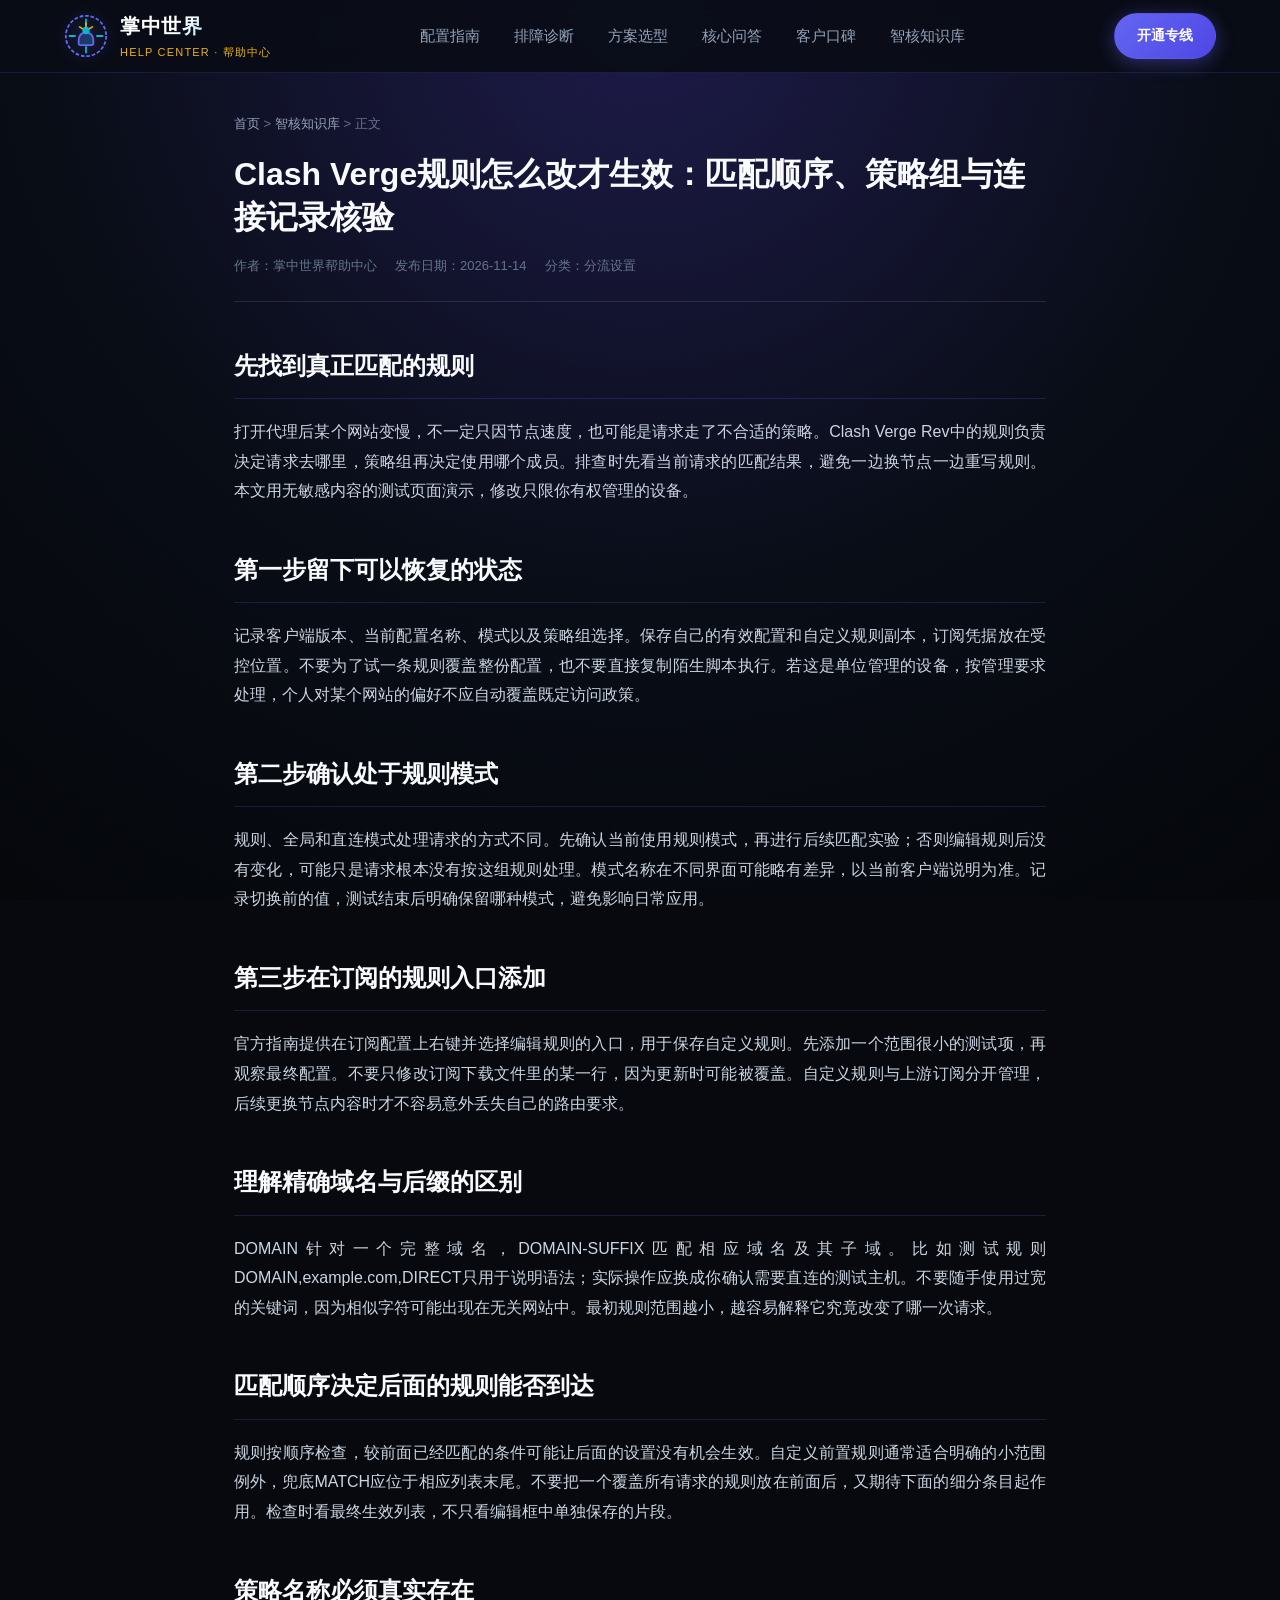
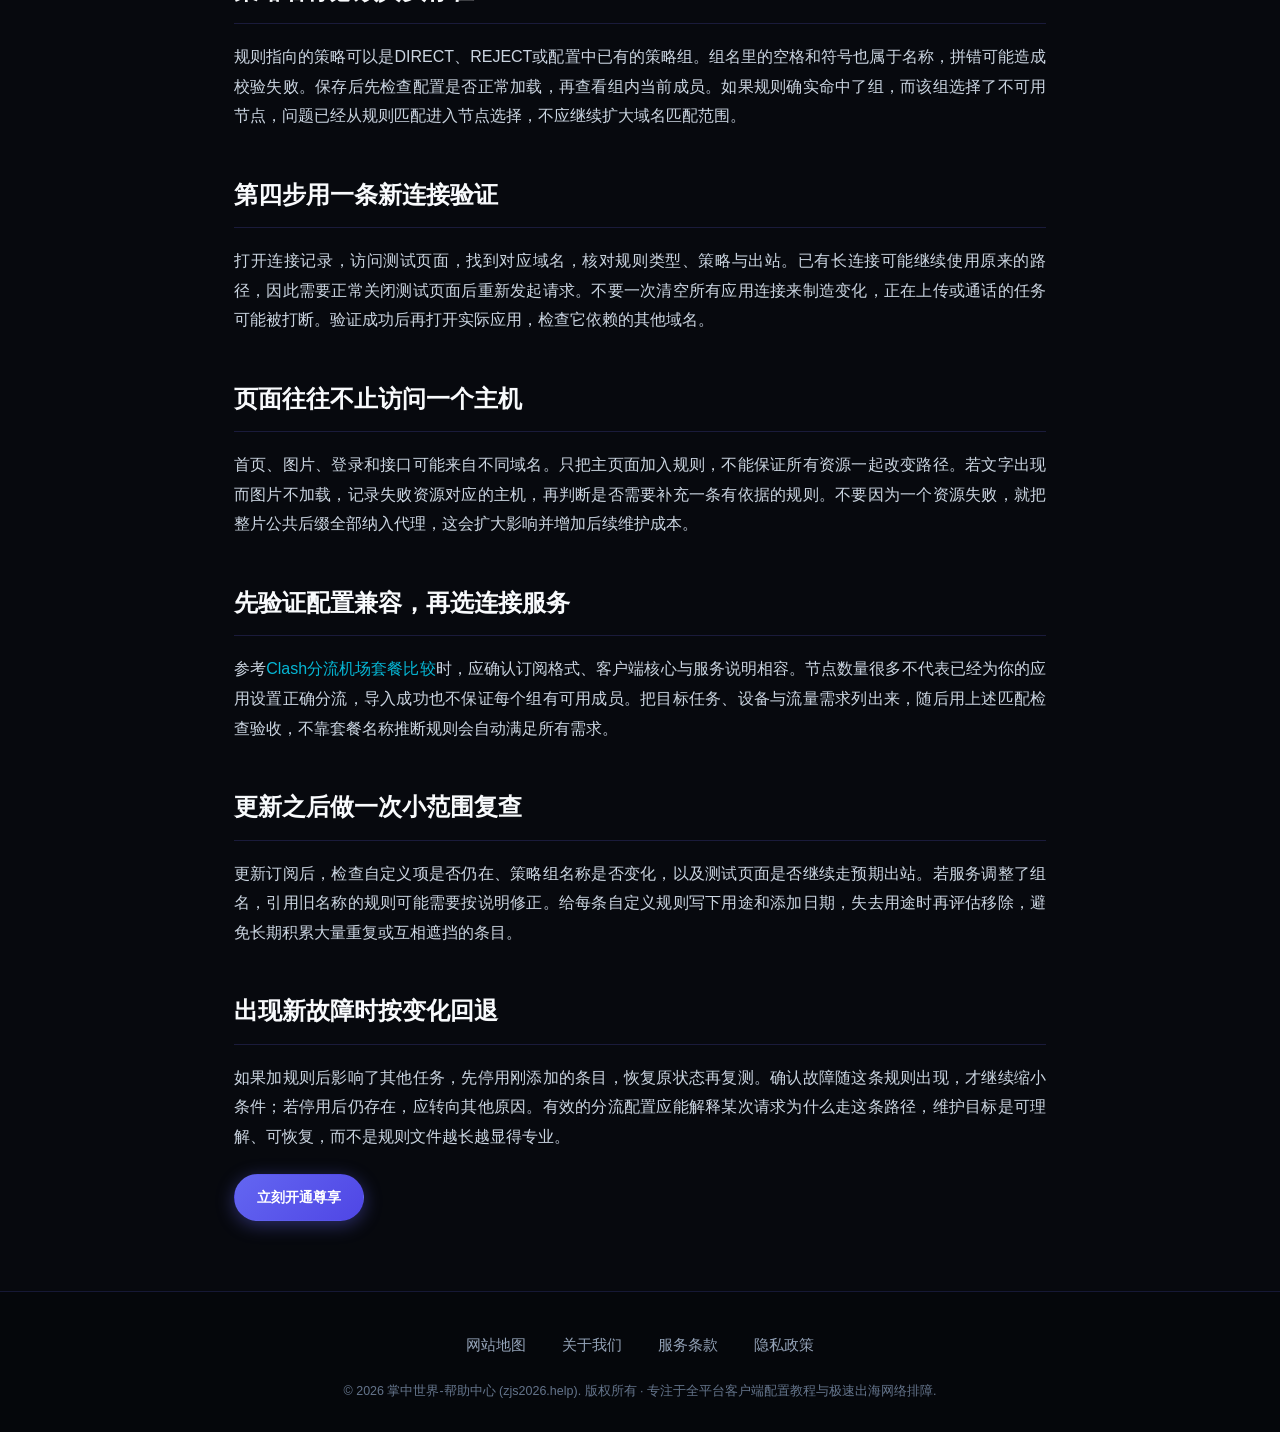
<file: clash-verge-smart-rules-guide.html>
<!DOCTYPE html>

<html lang="zh-CN">
<head>
<meta charset="utf-8"/>
<meta content="width=device-width, initial-scale=1.0" name="viewport"/>
<title>Clash Verge规则怎么改才生效：匹配顺序、策略组与连接记录核验</title>
<meta content="Clash Verge规则怎么改才生效：匹配顺序、策略组与连接记录核验，按实际使用流程给出操作步骤、判断方法和恢复检查。" name="description"/>
<link href="style.css" rel="stylesheet"/>
<link href="https://zjs2026.help/clash-verge-smart-rules-guide.html" rel="canonical"/>
<meta content="article" property="og:type"/>
<meta content="掌中世界-帮助中心" property="og:site_name"/>
<meta content="Clash Verge规则怎么改才生效：匹配顺序、策略组与连接记录核验" property="og:title"/>
<meta content="Clash Verge规则怎么改才生效：匹配顺序、策略组与连接记录核验，按实际使用流程给出操作步骤、判断方法和恢复检查。" property="og:description"/>
<meta content="https://zjs2026.help/clash-verge-smart-rules-guide.html" property="og:url"/>
<meta content="https://zjs2026.help/og-preview.png" property="og:image"/>
<meta content="zh_CN" property="og:locale"/>
<script type="application/ld+json">{
  "@context": "https://schema.org",
  "@graph": [
    {
      "@type": "Article",
      "headline": "Clash Verge规则怎么改才生效：匹配顺序、策略组与连接记录核验",
      "description": "Clash Verge规则怎么改才生效：匹配顺序、策略组与连接记录核验，按实际使用流程给出操作步骤、判断方法和恢复检查。",
      "author": {
        "@type": "Organization",
        "name": "掌中世界"
      },
      "publisher": {
        "@type": "Organization",
        "name": "掌中世界-帮助中心"
      },
      "mainEntityOfPage": "https://zjs2026.help/clash-verge-smart-rules-guide.html",
      "inLanguage": "zh-CN",
      "dateModified": "2026-11-16"
    },
    {
      "@type": "BreadcrumbList",
      "itemListElement": [
        {
          "@type": "ListItem",
          "position": 1,
          "name": "首页",
          "item": "https://zjs2026.help/"
        },
        {
          "@type": "ListItem",
          "position": 2,
          "name": "智核知识库",
          "item": "https://zjs2026.help/support-topics.html"
        },
        {
          "@type": "ListItem",
          "position": 3,
          "name": "Clash Verge规则怎么改才生效：匹配顺序、策略组与连接记录核验",
          "item": "https://zjs2026.help/clash-verge-smart-rules-guide.html"
        }
      ]
    }
  ]
}</script>
</head>
<body>
<!-- 吸顶导航栏 -->
<header class="nexus-nav">
<div class="nexus-container nexus-nav-wrap">
<a aria-label="返回首页" class="nexus-logo-link" href="index.html">
<svg class="nexus-logo-svg" fill="none" viewbox="0 0 48 48" xmlns="http://www.w3.org/2000/svg">
<circle cx="24" cy="24" r="22" stroke="#6366f1" stroke-dasharray="4 2" stroke-width="2"></circle>
<path d="M24 6L24 12" stroke="#06b6d4" stroke-linecap="round" stroke-width="2"></path>
<path d="M24 36L24 42" stroke="#06b6d4" stroke-linecap="round" stroke-width="2"></path>
<path d="M6 24L12 24" stroke="#06b6d4" stroke-linecap="round" stroke-width="2"></path>
<path d="M36 24L42 24" stroke="#06b6d4" stroke-linecap="round" stroke-width="2"></path>
<path d="M16 28C16 23.58 19.58 20 24 20C28.42 20 32 23.58 32 28V32C32 33.1 31.1 34 30 34H18C16.9 34 16 33.1 16 32V28Z" fill="url(#nexus-grad)" fill-opacity="0.3" stroke="#6366f1" stroke-width="2"></path>
<circle cx="24" cy="18" fill="#06b6d4" r="4"></circle>
<path d="M24 14V10M20 16L17 14M28 16L31 14" stroke="#eab308" stroke-linecap="round" stroke-width="1.8"></path>
<defs>
<lineargradient gradientunits="userSpaceOnUse" id="nexus-grad" x1="16" x2="32" y1="20" y2="34">
<stop stop-color="#6366f1"></stop>
<stop offset="1" stop-color="#06b6d4"></stop>
</lineargradient>
</defs>
</svg>
<div class="nexus-logo-text">
<span class="nexus-logo-title">掌中世界</span>
<span class="nexus-logo-sub">HELP CENTER · 帮助中心</span>
</div>
</a>
<!-- 移动端汉堡切换器 -->
<input aria-label="切换移动端导航" class="nexus-nav-toggle" id="nexus-nav-toggle" type="checkbox"/>
<label class="nexus-hamburger-label" for="nexus-nav-toggle">
<span></span>
<span></span>
<span></span>
</label>
<!-- 导航列表 -->
<nav class="nexus-nav-menu">
<ul class="nexus-nav-list">
<li class="nexus-nav-item"><a aria-current="page" href="index.html#guides">配置指南</a></li>
<li class="nexus-nav-item"><a href="index.html#diagnostics">排障诊断</a></li>
<li class="nexus-nav-item"><a href="index.html#pricing">方案选型</a></li>
<li class="nexus-nav-item"><a href="index.html#faq">核心问答</a></li>
<li class="nexus-nav-item"><a href="index.html#feedback">客户口碑</a></li>
<li class="nexus-nav-item"><a href="support-topics.html">智核知识库</a></li>
</ul>
</nav>
<div class="nexus-nav-actions">
<a class="btn-nexus btn-nexus-primary" href="https://ww012.twilightaff.com/#/?code=A56DH1Af" rel="nofollow" target="_blank">开通专线</a>
</div>
</div>
</header>
<main class="article-nexus-container">
<div class="article-nexus-header">
<div class="article-nexus-breadcrumb">
<a href="index.html">首页</a> &gt; <a href="support-topics.html">智核知识库</a> &gt; 正文
      </div>
<h1 class="article-nexus-headline">Clash Verge规则怎么改才生效：匹配顺序、策略组与连接记录核验</h1>
<div class="article-nexus-meta">
<span>作者：掌中世界帮助中心</span>
<span>发布日期：2026-11-14</span>
<span>分类：分流设置</span>
</div>
</div>
<article class="article-nexus-body"><div data-swc-article-body="2026-11-16"><h2>先找到真正匹配的规则</h2><p>打开代理后某个网站变慢，不一定只因节点速度，也可能是请求走了不合适的策略。Clash Verge Rev中的规则负责决定请求去哪里，策略组再决定使用哪个成员。排查时先看当前请求的匹配结果，避免一边换节点一边重写规则。本文用无敏感内容的测试页面演示，修改只限你有权管理的设备。</p><h2>第一步留下可以恢复的状态</h2><p>记录客户端版本、当前配置名称、模式以及策略组选择。保存自己的有效配置和自定义规则副本，订阅凭据放在受控位置。不要为了试一条规则覆盖整份配置，也不要直接复制陌生脚本执行。若这是单位管理的设备，按管理要求处理，个人对某个网站的偏好不应自动覆盖既定访问政策。</p><h2>第二步确认处于规则模式</h2><p>规则、全局和直连模式处理请求的方式不同。先确认当前使用规则模式，再进行后续匹配实验；否则编辑规则后没有变化，可能只是请求根本没有按这组规则处理。模式名称在不同界面可能略有差异，以当前客户端说明为准。记录切换前的值，测试结束后明确保留哪种模式，避免影响日常应用。</p><h2>第三步在订阅的规则入口添加</h2><p>官方指南提供在订阅配置上右键并选择编辑规则的入口，用于保存自定义规则。先添加一个范围很小的测试项，再观察最终配置。不要只修改订阅下载文件里的某一行，因为更新时可能被覆盖。自定义规则与上游订阅分开管理，后续更换节点内容时才不容易意外丢失自己的路由要求。</p><h2>理解精确域名与后缀的区别</h2><p>DOMAIN针对一个完整域名，DOMAIN-SUFFIX匹配相应域名及其子域。比如测试规则DOMAIN,example.com,DIRECT只用于说明语法；实际操作应换成你确认需要直连的测试主机。不要随手使用过宽的关键词，因为相似字符可能出现在无关网站中。最初规则范围越小，越容易解释它究竟改变了哪一次请求。</p><h2>匹配顺序决定后面的规则能否到达</h2><p>规则按顺序检查，较前面已经匹配的条件可能让后面的设置没有机会生效。自定义前置规则通常适合明确的小范围例外，兜底MATCH应位于相应列表末尾。不要把一个覆盖所有请求的规则放在前面后，又期待下面的细分条目起作用。检查时看最终生效列表，不只看编辑框中单独保存的片段。</p><h2>策略名称必须真实存在</h2><p>规则指向的策略可以是DIRECT、REJECT或配置中已有的策略组。组名里的空格和符号也属于名称，拼错可能造成校验失败。保存后先检查配置是否正常加载，再查看组内当前成员。如果规则确实命中了组，而该组选择了不可用节点，问题已经从规则匹配进入节点选择，不应继续扩大域名匹配范围。</p><h2>第四步用一条新连接验证</h2><p>打开连接记录，访问测试页面，找到对应域名，核对规则类型、策略与出站。已有长连接可能继续使用原来的路径，因此需要正常关闭测试页面后重新发起请求。不要一次清空所有应用连接来制造变化，正在上传或通话的任务可能被打断。验证成功后再打开实际应用，检查它依赖的其他域名。</p><h2>页面往往不止访问一个主机</h2><p>首页、图片、登录和接口可能来自不同域名。只把主页面加入规则，不能保证所有资源一起改变路径。若文字出现而图片不加载，记录失败资源对应的主机，再判断是否需要补充一条有依据的规则。不要因为一个资源失败，就把整片公共后缀全部纳入代理，这会扩大影响并增加后续维护成本。</p><h2>先验证配置兼容，再选连接服务</h2><p>参考<a href="https://dajichang.mom/">Clash分流机场套餐比较</a>时，应确认订阅格式、客户端核心与服务说明相容。节点数量很多不代表已经为你的应用设置正确分流，导入成功也不保证每个组有可用成员。把目标任务、设备与流量需求列出来，随后用上述匹配检查验收，不靠套餐名称推断规则会自动满足所有需求。</p><h2>更新之后做一次小范围复查</h2><p>更新订阅后，检查自定义项是否仍在、策略组名称是否变化，以及测试页面是否继续走预期出站。若服务调整了组名，引用旧名称的规则可能需要按说明修正。给每条自定义规则写下用途和添加日期，失去用途时再评估移除，避免长期积累大量重复或互相遮挡的条目。</p><h2>出现新故障时按变化回退</h2><p>如果加规则后影响了其他任务，先停用刚添加的条目，恢复原状态再复测。确认故障随这条规则出现，才继续缩小条件；若停用后仍存在，应转向其他原因。有效的分流配置应能解释某次请求为什么走这条路径，维护目标是可理解、可恢复，而不是规则文件越长越显得专业。</p></div><div class="article-original-promotion"><a class="btn-nexus btn-nexus-primary" href="https://ww012.twilightaff.com/#/?code=A56DH1Af" rel="nofollow" target="_blank">立刻开通尊享</a></div></article>
</main>
<!-- 底部极简规范页脚：严格只有4个链接 (全中文) -->
<footer class="nexus-footer">
<div class="nexus-container">
<ul class="nexus-footer-nav">
<li><a href="sitemap.html">网站地图</a></li>
<li><a href="about.html">关于我们</a></li>
<li><a href="terms.html">服务条款</a></li>
<li><a href="privacy.html">隐私政策</a></li>
</ul>
<p class="nexus-footer-copy">
        © 2026 掌中世界-帮助中心 (zjs2026.help). 版权所有 · 专注于全平台客户端配置教程与极速出海网络排障.
      </p>
</div>
</footer>
</body>
</html>
</file>
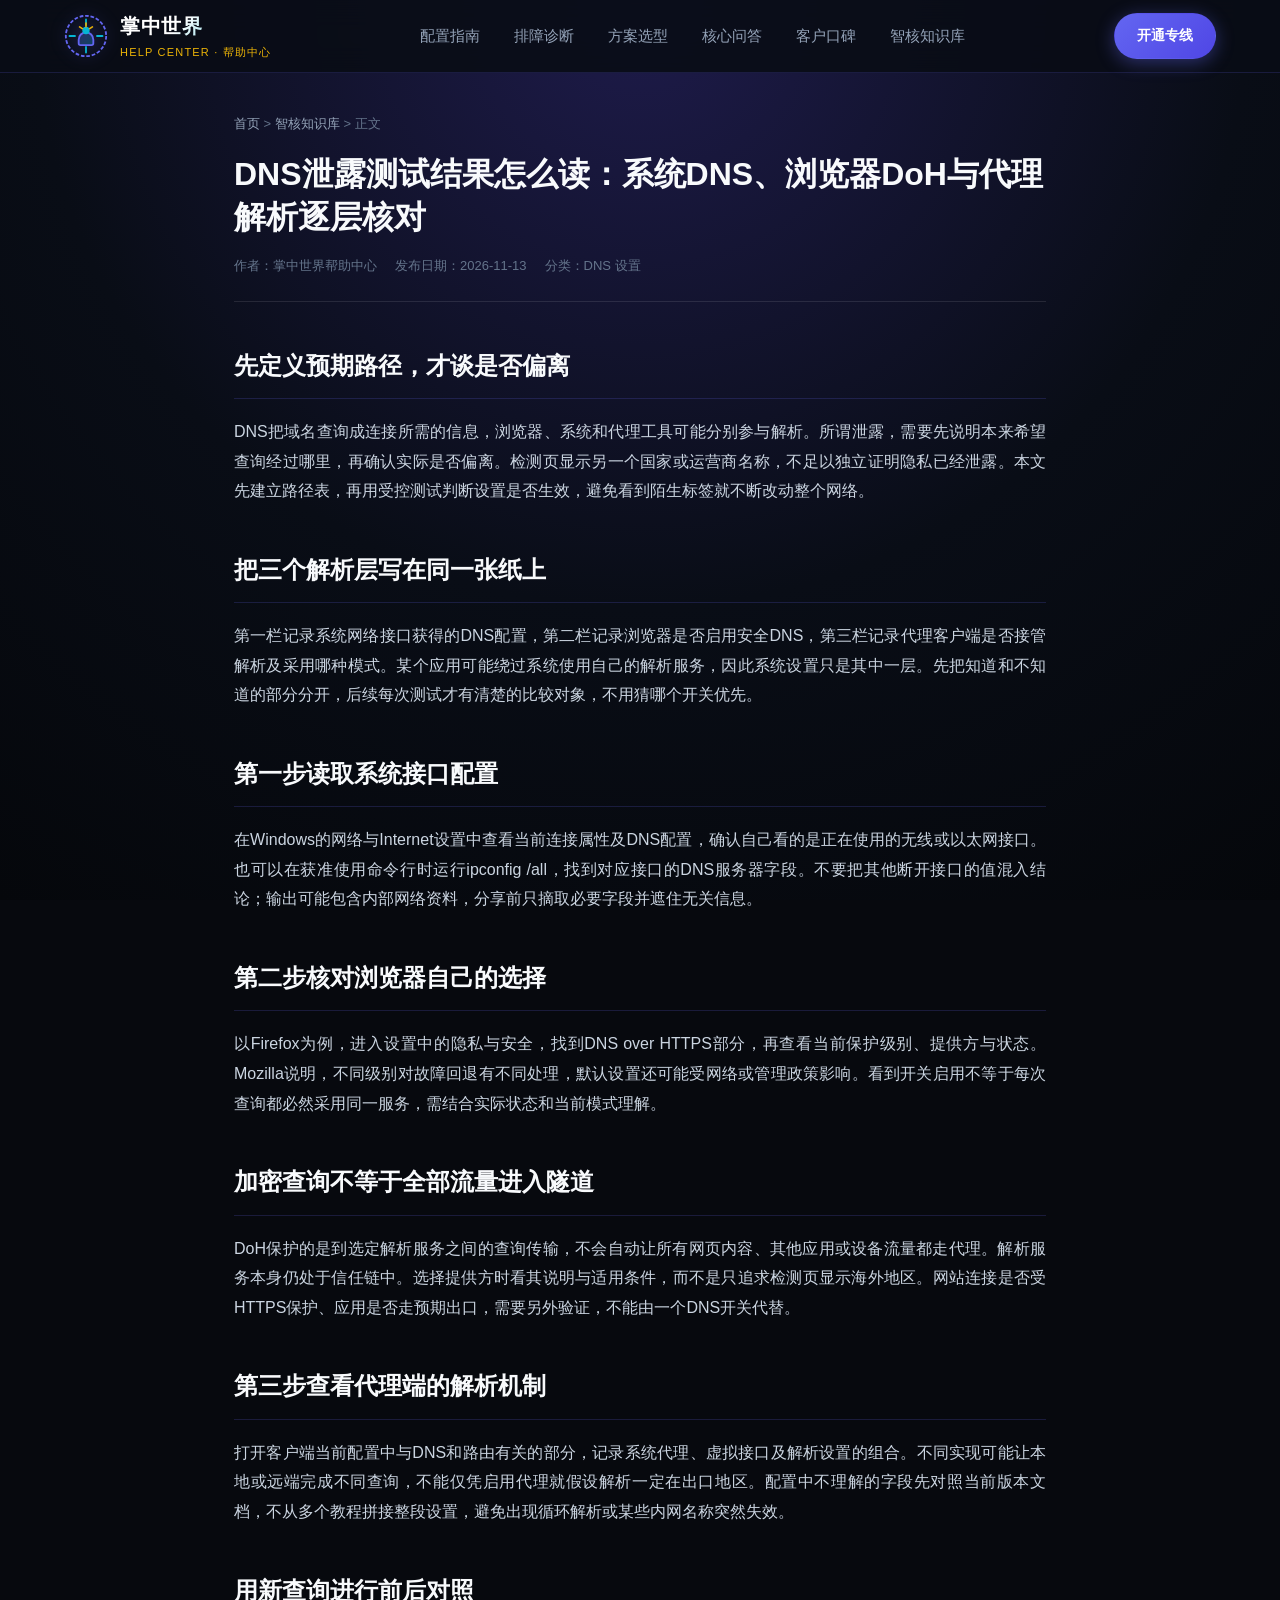
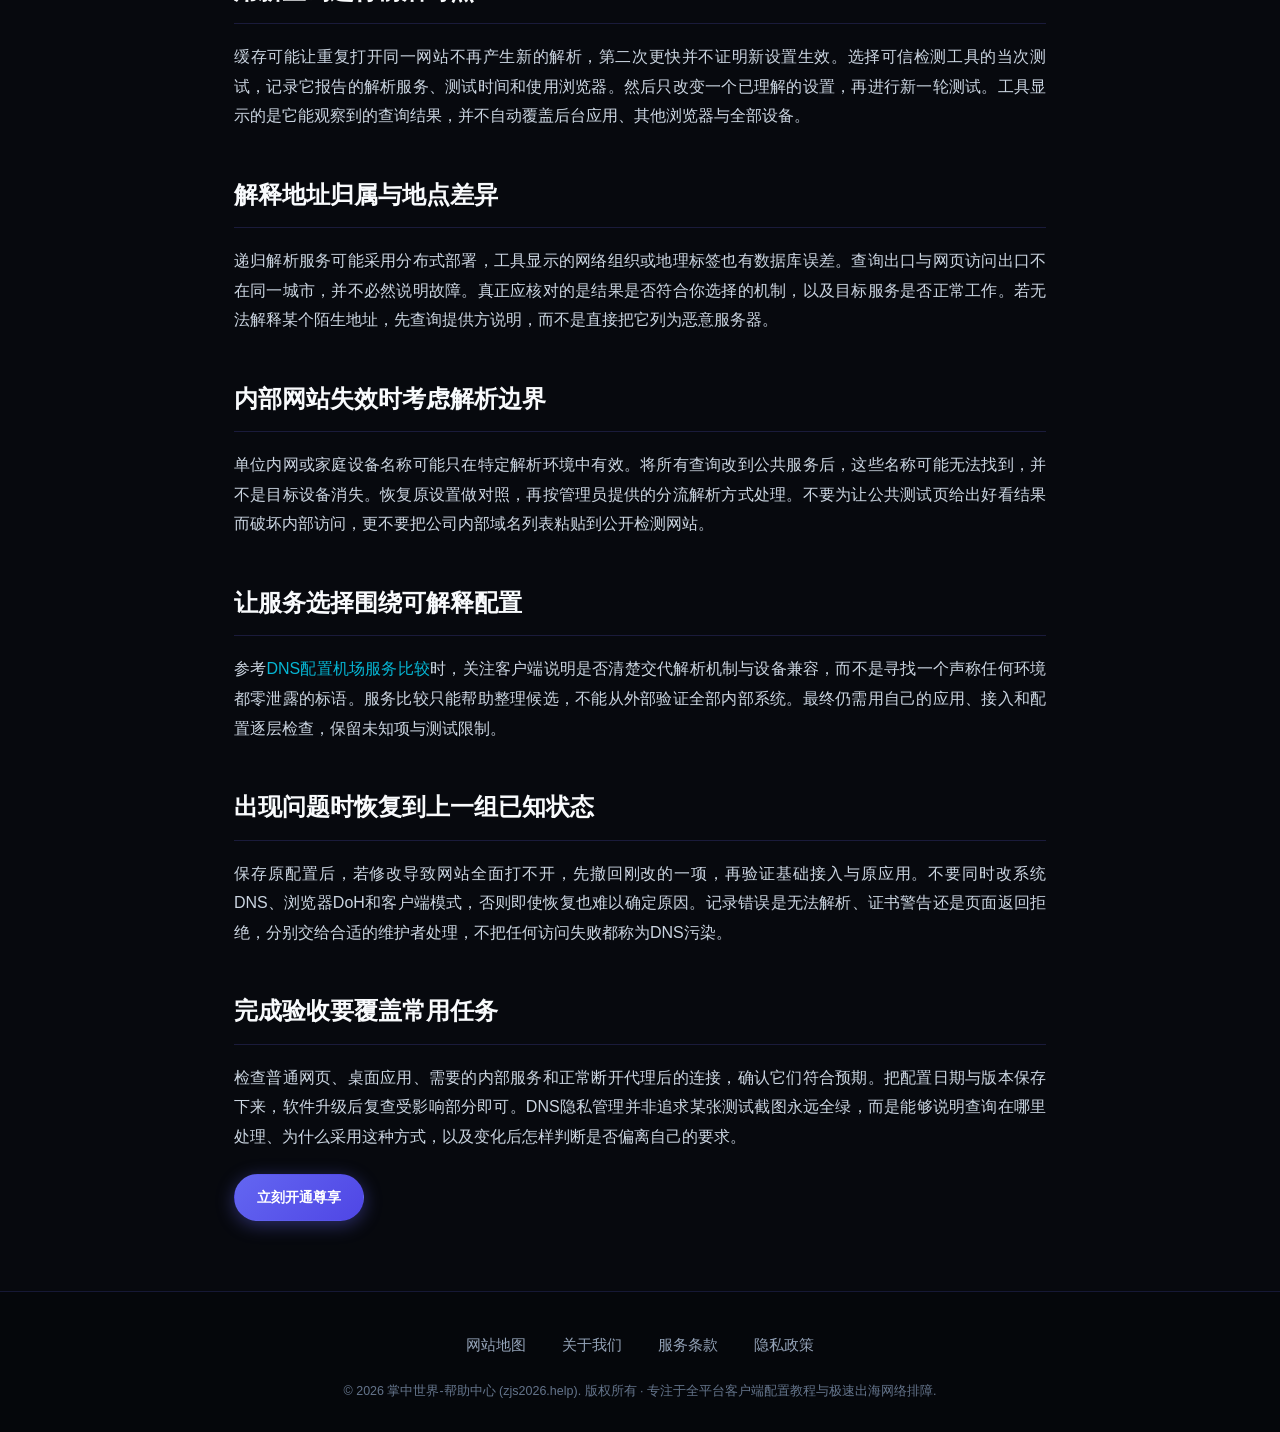
<file: dns-leak-doh-resolver-configuration.html>
<!DOCTYPE html>

<html lang="zh-CN">
<head>
<meta charset="utf-8"/>
<meta content="width=device-width, initial-scale=1.0" name="viewport"/>
<title>DNS泄露测试结果怎么读：系统DNS、浏览器DoH与代理解析逐层核对</title>
<meta content="DNS泄露测试结果怎么读：系统DNS、浏览器DoH与代理解析逐层核对，按实际使用流程给出操作步骤、判断方法和恢复检查。" name="description"/>
<link href="style.css" rel="stylesheet"/>
<link href="https://zjs2026.help/dns-leak-doh-resolver-configuration.html" rel="canonical"/>
<meta content="article" property="og:type"/>
<meta content="掌中世界-帮助中心" property="og:site_name"/>
<meta content="DNS泄露测试结果怎么读：系统DNS、浏览器DoH与代理解析逐层核对" property="og:title"/>
<meta content="DNS泄露测试结果怎么读：系统DNS、浏览器DoH与代理解析逐层核对，按实际使用流程给出操作步骤、判断方法和恢复检查。" property="og:description"/>
<meta content="https://zjs2026.help/dns-leak-doh-resolver-configuration.html" property="og:url"/>
<meta content="https://zjs2026.help/og-preview.png" property="og:image"/>
<meta content="zh_CN" property="og:locale"/>
<script type="application/ld+json">{
  "@context": "https://schema.org",
  "@graph": [
    {
      "@type": "Article",
      "headline": "DNS泄露测试结果怎么读：系统DNS、浏览器DoH与代理解析逐层核对",
      "description": "DNS泄露测试结果怎么读：系统DNS、浏览器DoH与代理解析逐层核对，按实际使用流程给出操作步骤、判断方法和恢复检查。",
      "author": {
        "@type": "Organization",
        "name": "掌中世界"
      },
      "publisher": {
        "@type": "Organization",
        "name": "掌中世界-帮助中心"
      },
      "mainEntityOfPage": "https://zjs2026.help/dns-leak-doh-resolver-configuration.html",
      "inLanguage": "zh-CN",
      "dateModified": "2026-11-16"
    },
    {
      "@type": "BreadcrumbList",
      "itemListElement": [
        {
          "@type": "ListItem",
          "position": 1,
          "name": "首页",
          "item": "https://zjs2026.help/"
        },
        {
          "@type": "ListItem",
          "position": 2,
          "name": "智核知识库",
          "item": "https://zjs2026.help/support-topics.html"
        },
        {
          "@type": "ListItem",
          "position": 3,
          "name": "DNS泄露测试结果怎么读：系统DNS、浏览器DoH与代理解析逐层核对",
          "item": "https://zjs2026.help/dns-leak-doh-resolver-configuration.html"
        }
      ]
    }
  ]
}</script>
</head>
<body>
<!-- 吸顶导航栏 -->
<header class="nexus-nav">
<div class="nexus-container nexus-nav-wrap">
<a aria-label="返回首页" class="nexus-logo-link" href="index.html">
<svg class="nexus-logo-svg" fill="none" viewbox="0 0 48 48" xmlns="http://www.w3.org/2000/svg">
<circle cx="24" cy="24" r="22" stroke="#6366f1" stroke-dasharray="4 2" stroke-width="2"></circle>
<path d="M24 6L24 12" stroke="#06b6d4" stroke-linecap="round" stroke-width="2"></path>
<path d="M24 36L24 42" stroke="#06b6d4" stroke-linecap="round" stroke-width="2"></path>
<path d="M6 24L12 24" stroke="#06b6d4" stroke-linecap="round" stroke-width="2"></path>
<path d="M36 24L42 24" stroke="#06b6d4" stroke-linecap="round" stroke-width="2"></path>
<path d="M16 28C16 23.58 19.58 20 24 20C28.42 20 32 23.58 32 28V32C32 33.1 31.1 34 30 34H18C16.9 34 16 33.1 16 32V28Z" fill="url(#nexus-grad)" fill-opacity="0.3" stroke="#6366f1" stroke-width="2"></path>
<circle cx="24" cy="18" fill="#06b6d4" r="4"></circle>
<path d="M24 14V10M20 16L17 14M28 16L31 14" stroke="#eab308" stroke-linecap="round" stroke-width="1.8"></path>
<defs>
<lineargradient gradientunits="userSpaceOnUse" id="nexus-grad" x1="16" x2="32" y1="20" y2="34">
<stop stop-color="#6366f1"></stop>
<stop offset="1" stop-color="#06b6d4"></stop>
</lineargradient>
</defs>
</svg>
<div class="nexus-logo-text">
<span class="nexus-logo-title">掌中世界</span>
<span class="nexus-logo-sub">HELP CENTER · 帮助中心</span>
</div>
</a>
<!-- 移动端汉堡切换器 -->
<input aria-label="切换移动端导航" class="nexus-nav-toggle" id="nexus-nav-toggle" type="checkbox"/>
<label class="nexus-hamburger-label" for="nexus-nav-toggle">
<span></span>
<span></span>
<span></span>
</label>
<!-- 导航列表 -->
<nav class="nexus-nav-menu">
<ul class="nexus-nav-list">
<li class="nexus-nav-item"><a aria-current="page" href="index.html#guides">配置指南</a></li>
<li class="nexus-nav-item"><a href="index.html#diagnostics">排障诊断</a></li>
<li class="nexus-nav-item"><a href="index.html#pricing">方案选型</a></li>
<li class="nexus-nav-item"><a href="index.html#faq">核心问答</a></li>
<li class="nexus-nav-item"><a href="index.html#feedback">客户口碑</a></li>
<li class="nexus-nav-item"><a href="support-topics.html">智核知识库</a></li>
</ul>
</nav>
<div class="nexus-nav-actions">
<a class="btn-nexus btn-nexus-primary" href="https://ww012.twilightaff.com/#/?code=A56DH1Af" rel="nofollow" target="_blank">开通专线</a>
</div>
</div>
</header>
<main class="article-nexus-container">
<div class="article-nexus-header">
<div class="article-nexus-breadcrumb">
<a href="index.html">首页</a> &gt; <a href="support-topics.html">智核知识库</a> &gt; 正文
      </div>
<h1 class="article-nexus-headline">DNS泄露测试结果怎么读：系统DNS、浏览器DoH与代理解析逐层核对</h1>
<div class="article-nexus-meta">
<span>作者：掌中世界帮助中心</span>
<span>发布日期：2026-11-13</span>
<span>分类：DNS 设置</span>
</div>
</div>
<article class="article-nexus-body"><div data-swc-article-body="2026-11-16"><h2>先定义预期路径，才谈是否偏离</h2><p>DNS把域名查询成连接所需的信息，浏览器、系统和代理工具可能分别参与解析。所谓泄露，需要先说明本来希望查询经过哪里，再确认实际是否偏离。检测页显示另一个国家或运营商名称，不足以独立证明隐私已经泄露。本文先建立路径表，再用受控测试判断设置是否生效，避免看到陌生标签就不断改动整个网络。</p><h2>把三个解析层写在同一张纸上</h2><p>第一栏记录系统网络接口获得的DNS配置，第二栏记录浏览器是否启用安全DNS，第三栏记录代理客户端是否接管解析及采用哪种模式。某个应用可能绕过系统使用自己的解析服务，因此系统设置只是其中一层。先把知道和不知道的部分分开，后续每次测试才有清楚的比较对象，不用猜哪个开关优先。</p><h2>第一步读取系统接口配置</h2><p>在Windows的网络与Internet设置中查看当前连接属性及DNS配置，确认自己看的是正在使用的无线或以太网接口。也可以在获准使用命令行时运行ipconfig /all，找到对应接口的DNS服务器字段。不要把其他断开接口的值混入结论；输出可能包含内部网络资料，分享前只摘取必要字段并遮住无关信息。</p><h2>第二步核对浏览器自己的选择</h2><p>以Firefox为例，进入设置中的隐私与安全，找到DNS over HTTPS部分，再查看当前保护级别、提供方与状态。Mozilla说明，不同级别对故障回退有不同处理，默认设置还可能受网络或管理政策影响。看到开关启用不等于每次查询都必然采用同一服务，需结合实际状态和当前模式理解。</p><h2>加密查询不等于全部流量进入隧道</h2><p>DoH保护的是到选定解析服务之间的查询传输，不会自动让所有网页内容、其他应用或设备流量都走代理。解析服务本身仍处于信任链中。选择提供方时看其说明与适用条件，而不是只追求检测页显示海外地区。网站连接是否受HTTPS保护、应用是否走预期出口，需要另外验证，不能由一个DNS开关代替。</p><h2>第三步查看代理端的解析机制</h2><p>打开客户端当前配置中与DNS和路由有关的部分，记录系统代理、虚拟接口及解析设置的组合。不同实现可能让本地或远端完成不同查询，不能仅凭启用代理就假设解析一定在出口地区。配置中不理解的字段先对照当前版本文档，不从多个教程拼接整段设置，避免出现循环解析或某些内网名称突然失效。</p><h2>用新查询进行前后对照</h2><p>缓存可能让重复打开同一网站不再产生新的解析，第二次更快并不证明新设置生效。选择可信检测工具的当次测试，记录它报告的解析服务、测试时间和使用浏览器。然后只改变一个已理解的设置，再进行新一轮测试。工具显示的是它能观察到的查询结果，并不自动覆盖后台应用、其他浏览器与全部设备。</p><h2>解释地址归属与地点差异</h2><p>递归解析服务可能采用分布式部署，工具显示的网络组织或地理标签也有数据库误差。查询出口与网页访问出口不在同一城市，并不必然说明故障。真正应核对的是结果是否符合你选择的机制，以及目标服务是否正常工作。若无法解释某个陌生地址，先查询提供方说明，而不是直接把它列为恶意服务器。</p><h2>内部网站失效时考虑解析边界</h2><p>单位内网或家庭设备名称可能只在特定解析环境中有效。将所有查询改到公共服务后，这些名称可能无法找到，并不是目标设备消失。恢复原设置做对照，再按管理员提供的分流解析方式处理。不要为让公共测试页给出好看结果而破坏内部访问，更不要把公司内部域名列表粘贴到公开检测网站。</p><h2>让服务选择围绕可解释配置</h2><p>参考<a href="https://dajichang.mom/">DNS配置机场服务比较</a>时，关注客户端说明是否清楚交代解析机制与设备兼容，而不是寻找一个声称任何环境都零泄露的标语。服务比较只能帮助整理候选，不能从外部验证全部内部系统。最终仍需用自己的应用、接入和配置逐层检查，保留未知项与测试限制。</p><h2>出现问题时恢复到上一组已知状态</h2><p>保存原配置后，若修改导致网站全面打不开，先撤回刚改的一项，再验证基础接入与原应用。不要同时改系统DNS、浏览器DoH和客户端模式，否则即使恢复也难以确定原因。记录错误是无法解析、证书警告还是页面返回拒绝，分别交给合适的维护者处理，不把任何访问失败都称为DNS污染。</p><h2>完成验收要覆盖常用任务</h2><p>检查普通网页、桌面应用、需要的内部服务和正常断开代理后的连接，确认它们符合预期。把配置日期与版本保存下来，软件升级后复查受影响部分即可。DNS隐私管理并非追求某张测试截图永远全绿，而是能够说明查询在哪里处理、为什么采用这种方式，以及变化后怎样判断是否偏离自己的要求。</p></div><div class="article-original-promotion"><a class="btn-nexus btn-nexus-primary" href="https://ww012.twilightaff.com/#/?code=A56DH1Af" rel="nofollow" target="_blank">立刻开通尊享</a></div></article>
</main>
<!-- 底部极简规范页脚：严格只有4个链接 (全中文) -->
<footer class="nexus-footer">
<div class="nexus-container">
<ul class="nexus-footer-nav">
<li><a href="sitemap.html">网站地图</a></li>
<li><a href="about.html">关于我们</a></li>
<li><a href="terms.html">服务条款</a></li>
<li><a href="privacy.html">隐私政策</a></li>
</ul>
<p class="nexus-footer-copy">
        © 2026 掌中世界-帮助中心 (zjs2026.help). 版权所有 · 专注于全平台客户端配置教程与极速出海网络排障.
      </p>
</div>
</footer>
</body>
</html>
</file>
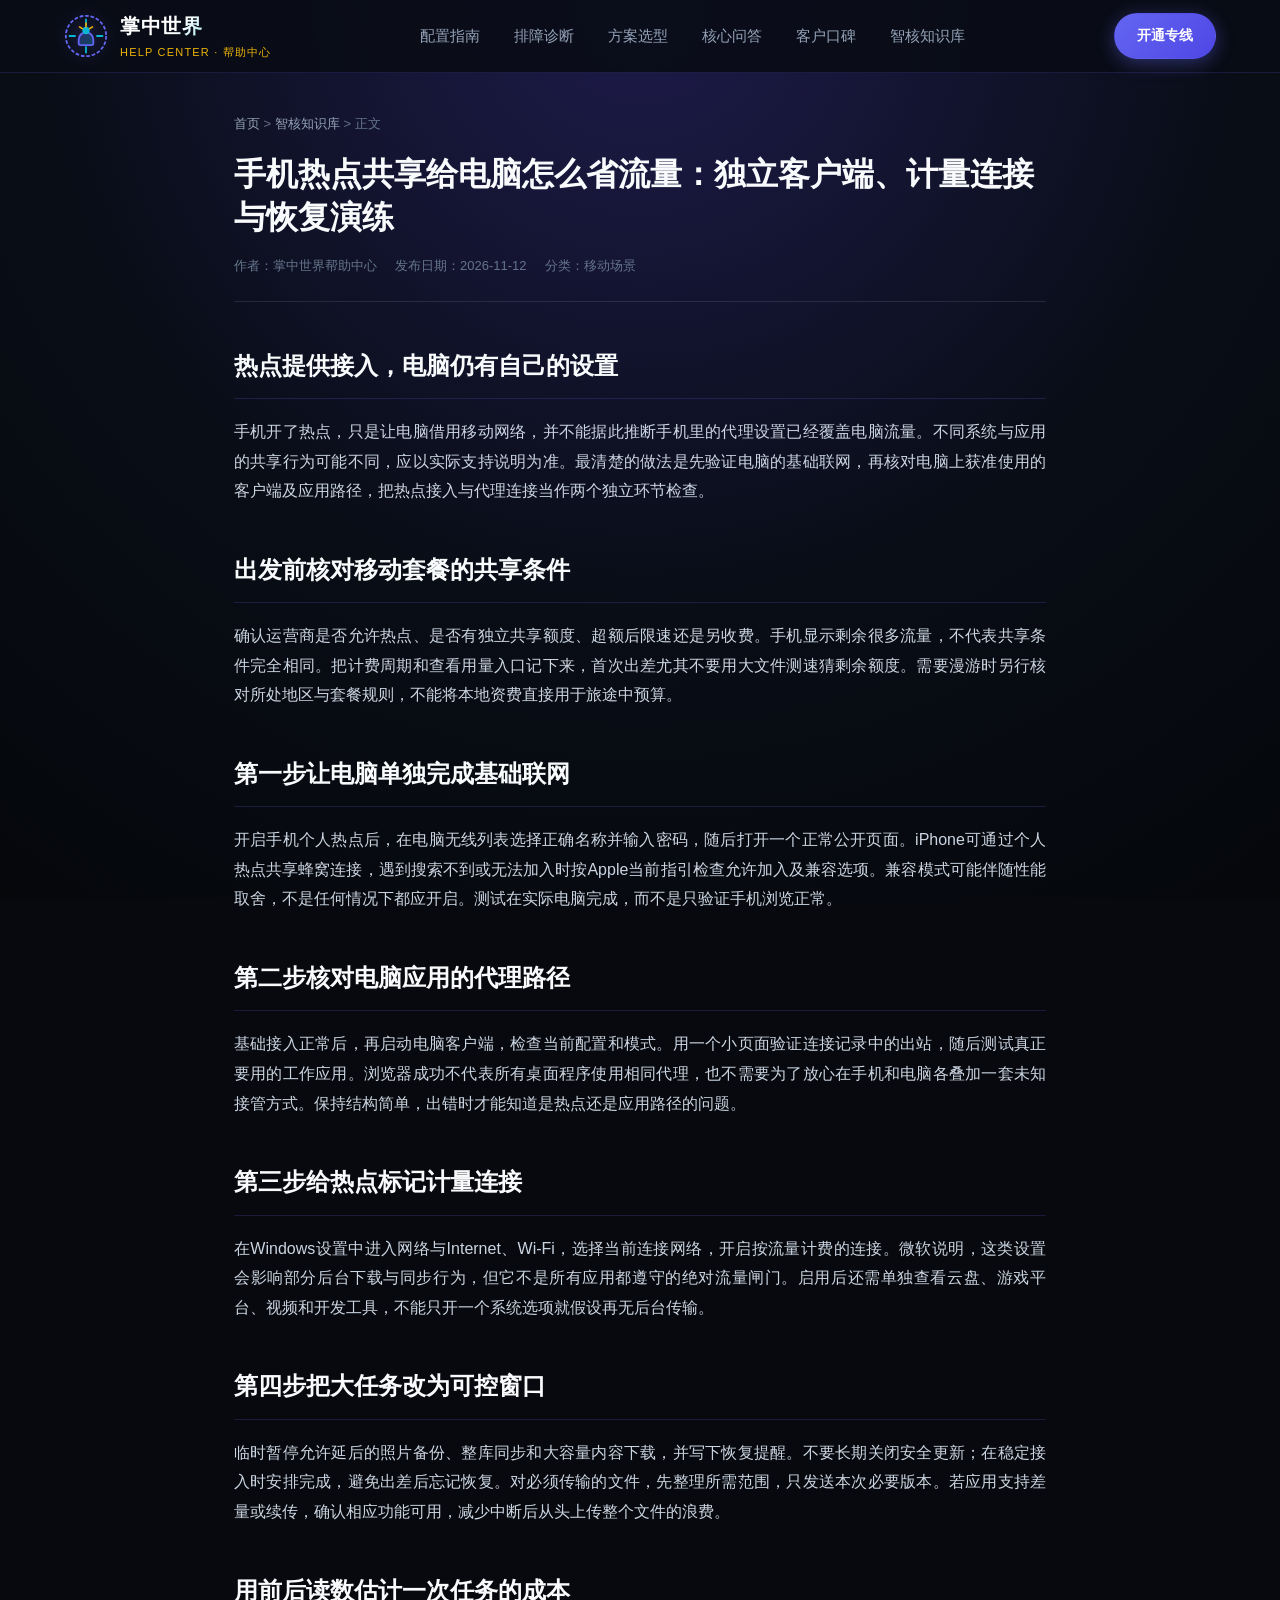
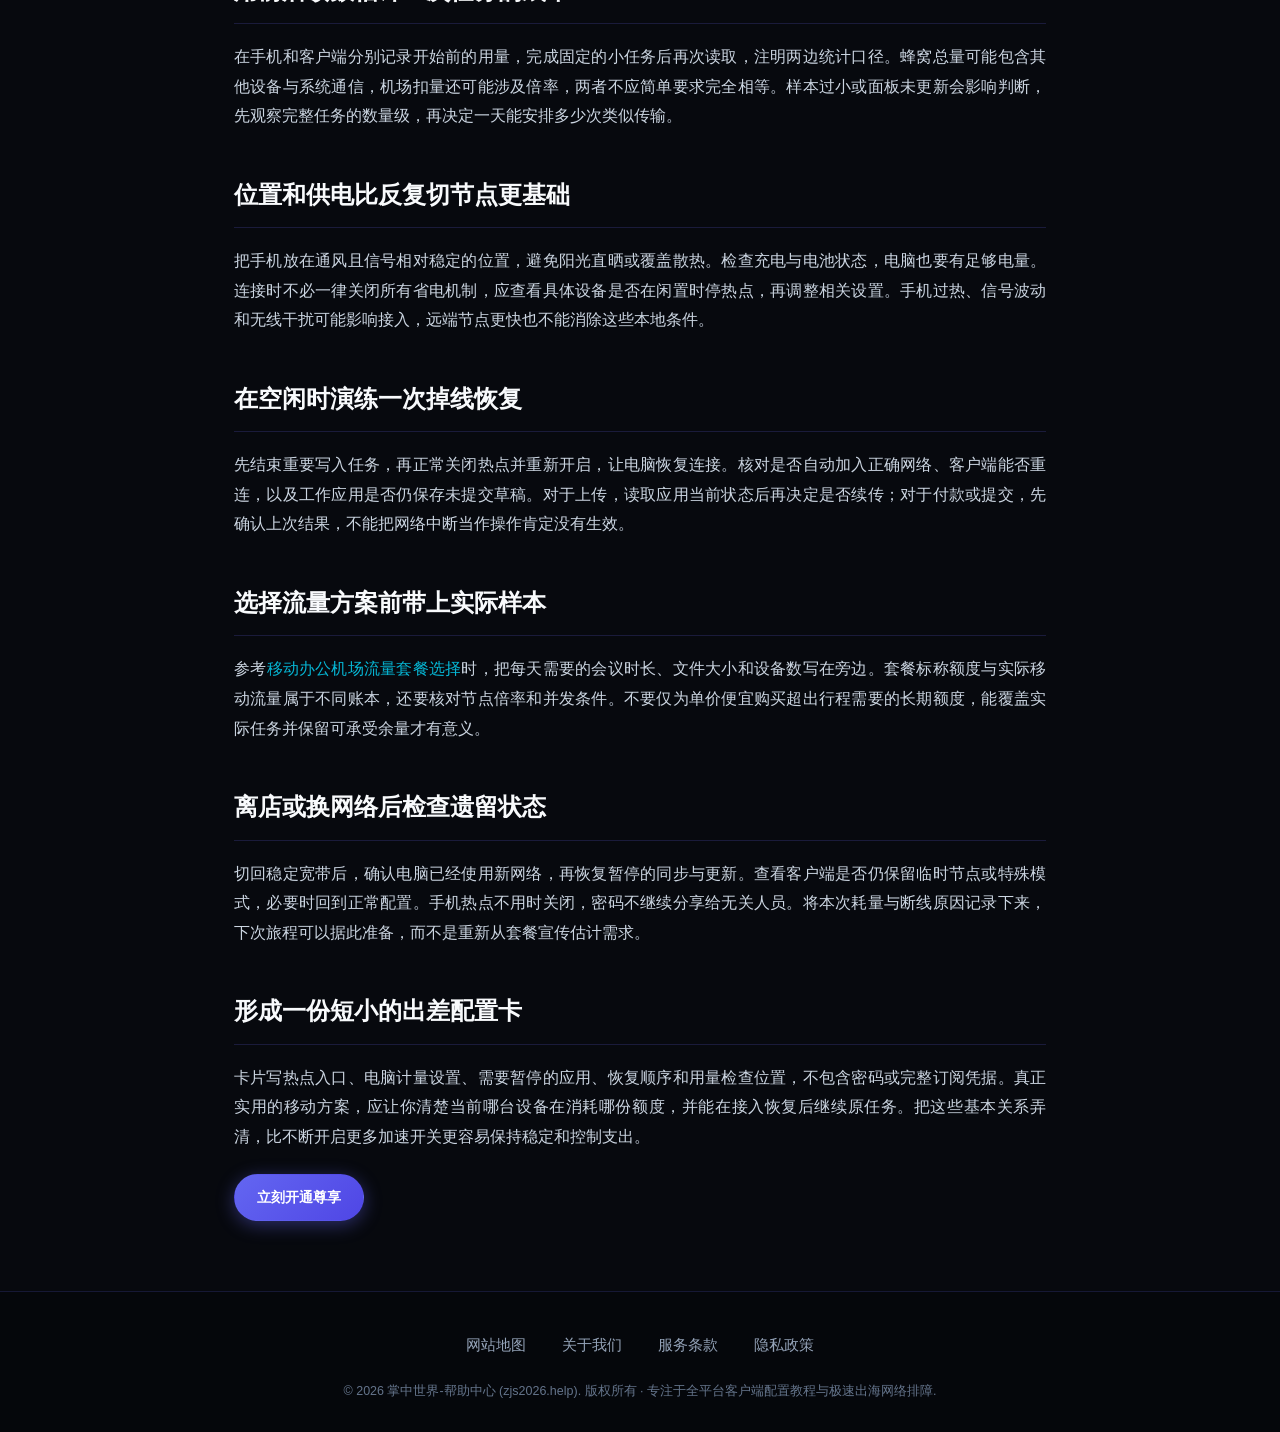
<file: mobile-hotspot-vpn-tethering-setup.html>
<!DOCTYPE html>

<html lang="zh-CN">
<head>
<meta charset="utf-8"/>
<meta content="width=device-width, initial-scale=1.0" name="viewport"/>
<title>手机热点共享给电脑怎么省流量：独立客户端、计量连接与恢复演练</title>
<meta content="手机热点共享给电脑怎么省流量：独立客户端、计量连接与恢复演练，按实际使用流程给出操作步骤、判断方法和恢复检查。" name="description"/>
<link href="style.css" rel="stylesheet"/>
<link href="https://zjs2026.help/mobile-hotspot-vpn-tethering-setup.html" rel="canonical"/>
<meta content="article" property="og:type"/>
<meta content="掌中世界-帮助中心" property="og:site_name"/>
<meta content="手机热点共享给电脑怎么省流量：独立客户端、计量连接与恢复演练" property="og:title"/>
<meta content="手机热点共享给电脑怎么省流量：独立客户端、计量连接与恢复演练，按实际使用流程给出操作步骤、判断方法和恢复检查。" property="og:description"/>
<meta content="https://zjs2026.help/mobile-hotspot-vpn-tethering-setup.html" property="og:url"/>
<meta content="https://zjs2026.help/og-preview.png" property="og:image"/>
<meta content="zh_CN" property="og:locale"/>
<script type="application/ld+json">{
  "@context": "https://schema.org",
  "@graph": [
    {
      "@type": "Article",
      "headline": "手机热点共享给电脑怎么省流量：独立客户端、计量连接与恢复演练",
      "description": "手机热点共享给电脑怎么省流量：独立客户端、计量连接与恢复演练，按实际使用流程给出操作步骤、判断方法和恢复检查。",
      "author": {
        "@type": "Organization",
        "name": "掌中世界"
      },
      "publisher": {
        "@type": "Organization",
        "name": "掌中世界-帮助中心"
      },
      "mainEntityOfPage": "https://zjs2026.help/mobile-hotspot-vpn-tethering-setup.html",
      "inLanguage": "zh-CN",
      "dateModified": "2026-11-16"
    },
    {
      "@type": "BreadcrumbList",
      "itemListElement": [
        {
          "@type": "ListItem",
          "position": 1,
          "name": "首页",
          "item": "https://zjs2026.help/"
        },
        {
          "@type": "ListItem",
          "position": 2,
          "name": "智核知识库",
          "item": "https://zjs2026.help/support-topics.html"
        },
        {
          "@type": "ListItem",
          "position": 3,
          "name": "手机热点共享给电脑怎么省流量：独立客户端、计量连接与恢复演练",
          "item": "https://zjs2026.help/mobile-hotspot-vpn-tethering-setup.html"
        }
      ]
    }
  ]
}</script>
</head>
<body>
<!-- 吸顶导航栏 -->
<header class="nexus-nav">
<div class="nexus-container nexus-nav-wrap">
<a aria-label="返回首页" class="nexus-logo-link" href="index.html">
<svg class="nexus-logo-svg" fill="none" viewbox="0 0 48 48" xmlns="http://www.w3.org/2000/svg">
<circle cx="24" cy="24" r="22" stroke="#6366f1" stroke-dasharray="4 2" stroke-width="2"></circle>
<path d="M24 6L24 12" stroke="#06b6d4" stroke-linecap="round" stroke-width="2"></path>
<path d="M24 36L24 42" stroke="#06b6d4" stroke-linecap="round" stroke-width="2"></path>
<path d="M6 24L12 24" stroke="#06b6d4" stroke-linecap="round" stroke-width="2"></path>
<path d="M36 24L42 24" stroke="#06b6d4" stroke-linecap="round" stroke-width="2"></path>
<path d="M16 28C16 23.58 19.58 20 24 20C28.42 20 32 23.58 32 28V32C32 33.1 31.1 34 30 34H18C16.9 34 16 33.1 16 32V28Z" fill="url(#nexus-grad)" fill-opacity="0.3" stroke="#6366f1" stroke-width="2"></path>
<circle cx="24" cy="18" fill="#06b6d4" r="4"></circle>
<path d="M24 14V10M20 16L17 14M28 16L31 14" stroke="#eab308" stroke-linecap="round" stroke-width="1.8"></path>
<defs>
<lineargradient gradientunits="userSpaceOnUse" id="nexus-grad" x1="16" x2="32" y1="20" y2="34">
<stop stop-color="#6366f1"></stop>
<stop offset="1" stop-color="#06b6d4"></stop>
</lineargradient>
</defs>
</svg>
<div class="nexus-logo-text">
<span class="nexus-logo-title">掌中世界</span>
<span class="nexus-logo-sub">HELP CENTER · 帮助中心</span>
</div>
</a>
<!-- 移动端汉堡切换器 -->
<input aria-label="切换移动端导航" class="nexus-nav-toggle" id="nexus-nav-toggle" type="checkbox"/>
<label class="nexus-hamburger-label" for="nexus-nav-toggle">
<span></span>
<span></span>
<span></span>
</label>
<!-- 导航列表 -->
<nav class="nexus-nav-menu">
<ul class="nexus-nav-list">
<li class="nexus-nav-item"><a aria-current="page" href="index.html#guides">配置指南</a></li>
<li class="nexus-nav-item"><a href="index.html#diagnostics">排障诊断</a></li>
<li class="nexus-nav-item"><a href="index.html#pricing">方案选型</a></li>
<li class="nexus-nav-item"><a href="index.html#faq">核心问答</a></li>
<li class="nexus-nav-item"><a href="index.html#feedback">客户口碑</a></li>
<li class="nexus-nav-item"><a href="support-topics.html">智核知识库</a></li>
</ul>
</nav>
<div class="nexus-nav-actions">
<a class="btn-nexus btn-nexus-primary" href="https://ww012.twilightaff.com/#/?code=A56DH1Af" rel="nofollow" target="_blank">开通专线</a>
</div>
</div>
</header>
<main class="article-nexus-container">
<div class="article-nexus-header">
<div class="article-nexus-breadcrumb">
<a href="index.html">首页</a> &gt; <a href="support-topics.html">智核知识库</a> &gt; 正文
      </div>
<h1 class="article-nexus-headline">手机热点共享给电脑怎么省流量：独立客户端、计量连接与恢复演练</h1>
<div class="article-nexus-meta">
<span>作者：掌中世界帮助中心</span>
<span>发布日期：2026-11-12</span>
<span>分类：移动场景</span>
</div>
</div>
<article class="article-nexus-body"><div data-swc-article-body="2026-11-16"><h2>热点提供接入，电脑仍有自己的设置</h2><p>手机开了热点，只是让电脑借用移动网络，并不能据此推断手机里的代理设置已经覆盖电脑流量。不同系统与应用的共享行为可能不同，应以实际支持说明为准。最清楚的做法是先验证电脑的基础联网，再核对电脑上获准使用的客户端及应用路径，把热点接入与代理连接当作两个独立环节检查。</p><h2>出发前核对移动套餐的共享条件</h2><p>确认运营商是否允许热点、是否有独立共享额度、超额后限速还是另收费。手机显示剩余很多流量，不代表共享条件完全相同。把计费周期和查看用量入口记下来，首次出差尤其不要用大文件测速猜剩余额度。需要漫游时另行核对所处地区与套餐规则，不能将本地资费直接用于旅途中预算。</p><h2>第一步让电脑单独完成基础联网</h2><p>开启手机个人热点后，在电脑无线列表选择正确名称并输入密码，随后打开一个正常公开页面。iPhone可通过个人热点共享蜂窝连接，遇到搜索不到或无法加入时按Apple当前指引检查允许加入及兼容选项。兼容模式可能伴随性能取舍，不是任何情况下都应开启。测试在实际电脑完成，而不是只验证手机浏览正常。</p><h2>第二步核对电脑应用的代理路径</h2><p>基础接入正常后，再启动电脑客户端，检查当前配置和模式。用一个小页面验证连接记录中的出站，随后测试真正要用的工作应用。浏览器成功不代表所有桌面程序使用相同代理，也不需要为了放心在手机和电脑各叠加一套未知接管方式。保持结构简单，出错时才能知道是热点还是应用路径的问题。</p><h2>第三步给热点标记计量连接</h2><p>在Windows设置中进入网络与Internet、Wi-Fi，选择当前连接网络，开启按流量计费的连接。微软说明，这类设置会影响部分后台下载与同步行为，但它不是所有应用都遵守的绝对流量闸门。启用后还需单独查看云盘、游戏平台、视频和开发工具，不能只开一个系统选项就假设再无后台传输。</p><h2>第四步把大任务改为可控窗口</h2><p>临时暂停允许延后的照片备份、整库同步和大容量内容下载，并写下恢复提醒。不要长期关闭安全更新；在稳定接入时安排完成，避免出差后忘记恢复。对必须传输的文件，先整理所需范围，只发送本次必要版本。若应用支持差量或续传，确认相应功能可用，减少中断后从头上传整个文件的浪费。</p><h2>用前后读数估计一次任务的成本</h2><p>在手机和客户端分别记录开始前的用量，完成固定的小任务后再次读取，注明两边统计口径。蜂窝总量可能包含其他设备与系统通信，机场扣量还可能涉及倍率，两者不应简单要求完全相等。样本过小或面板未更新会影响判断，先观察完整任务的数量级，再决定一天能安排多少次类似传输。</p><h2>位置和供电比反复切节点更基础</h2><p>把手机放在通风且信号相对稳定的位置，避免阳光直晒或覆盖散热。检查充电与电池状态，电脑也要有足够电量。连接时不必一律关闭所有省电机制，应查看具体设备是否在闲置时停热点，再调整相关设置。手机过热、信号波动和无线干扰可能影响接入，远端节点更快也不能消除这些本地条件。</p><h2>在空闲时演练一次掉线恢复</h2><p>先结束重要写入任务，再正常关闭热点并重新开启，让电脑恢复连接。核对是否自动加入正确网络、客户端能否重连，以及工作应用是否仍保存未提交草稿。对于上传，读取应用当前状态后再决定是否续传；对于付款或提交，先确认上次结果，不能把网络中断当作操作肯定没有生效。</p><h2>选择流量方案前带上实际样本</h2><p>参考<a href="https://dajichang.mom/">移动办公机场流量套餐选择</a>时，把每天需要的会议时长、文件大小和设备数写在旁边。套餐标称额度与实际移动流量属于不同账本，还要核对节点倍率和并发条件。不要仅为单价便宜购买超出行程需要的长期额度，能覆盖实际任务并保留可承受余量才有意义。</p><h2>离店或换网络后检查遗留状态</h2><p>切回稳定宽带后，确认电脑已经使用新网络，再恢复暂停的同步与更新。查看客户端是否仍保留临时节点或特殊模式，必要时回到正常配置。手机热点不用时关闭，密码不继续分享给无关人员。将本次耗量与断线原因记录下来，下次旅程可以据此准备，而不是重新从套餐宣传估计需求。</p><h2>形成一份短小的出差配置卡</h2><p>卡片写热点入口、电脑计量设置、需要暂停的应用、恢复顺序和用量检查位置，不包含密码或完整订阅凭据。真正实用的移动方案，应让你清楚当前哪台设备在消耗哪份额度，并能在接入恢复后继续原任务。把这些基本关系弄清，比不断开启更多加速开关更容易保持稳定和控制支出。</p></div><div class="article-original-promotion"><a class="btn-nexus btn-nexus-primary" href="https://ww012.twilightaff.com/#/?code=A56DH1Af" rel="nofollow" target="_blank">立刻开通尊享</a></div></article>
</main>
<!-- 底部极简规范页脚：严格只有4个链接 (全中文) -->
<footer class="nexus-footer">
<div class="nexus-container">
<ul class="nexus-footer-nav">
<li><a href="sitemap.html">网站地图</a></li>
<li><a href="about.html">关于我们</a></li>
<li><a href="terms.html">服务条款</a></li>
<li><a href="privacy.html">隐私政策</a></li>
</ul>
<p class="nexus-footer-copy">
        © 2026 掌中世界-帮助中心 (zjs2026.help). 版权所有 · 专注于全平台客户端配置教程与极速出海网络排障.
      </p>
</div>
</footer>
</body>
</html>
</file>
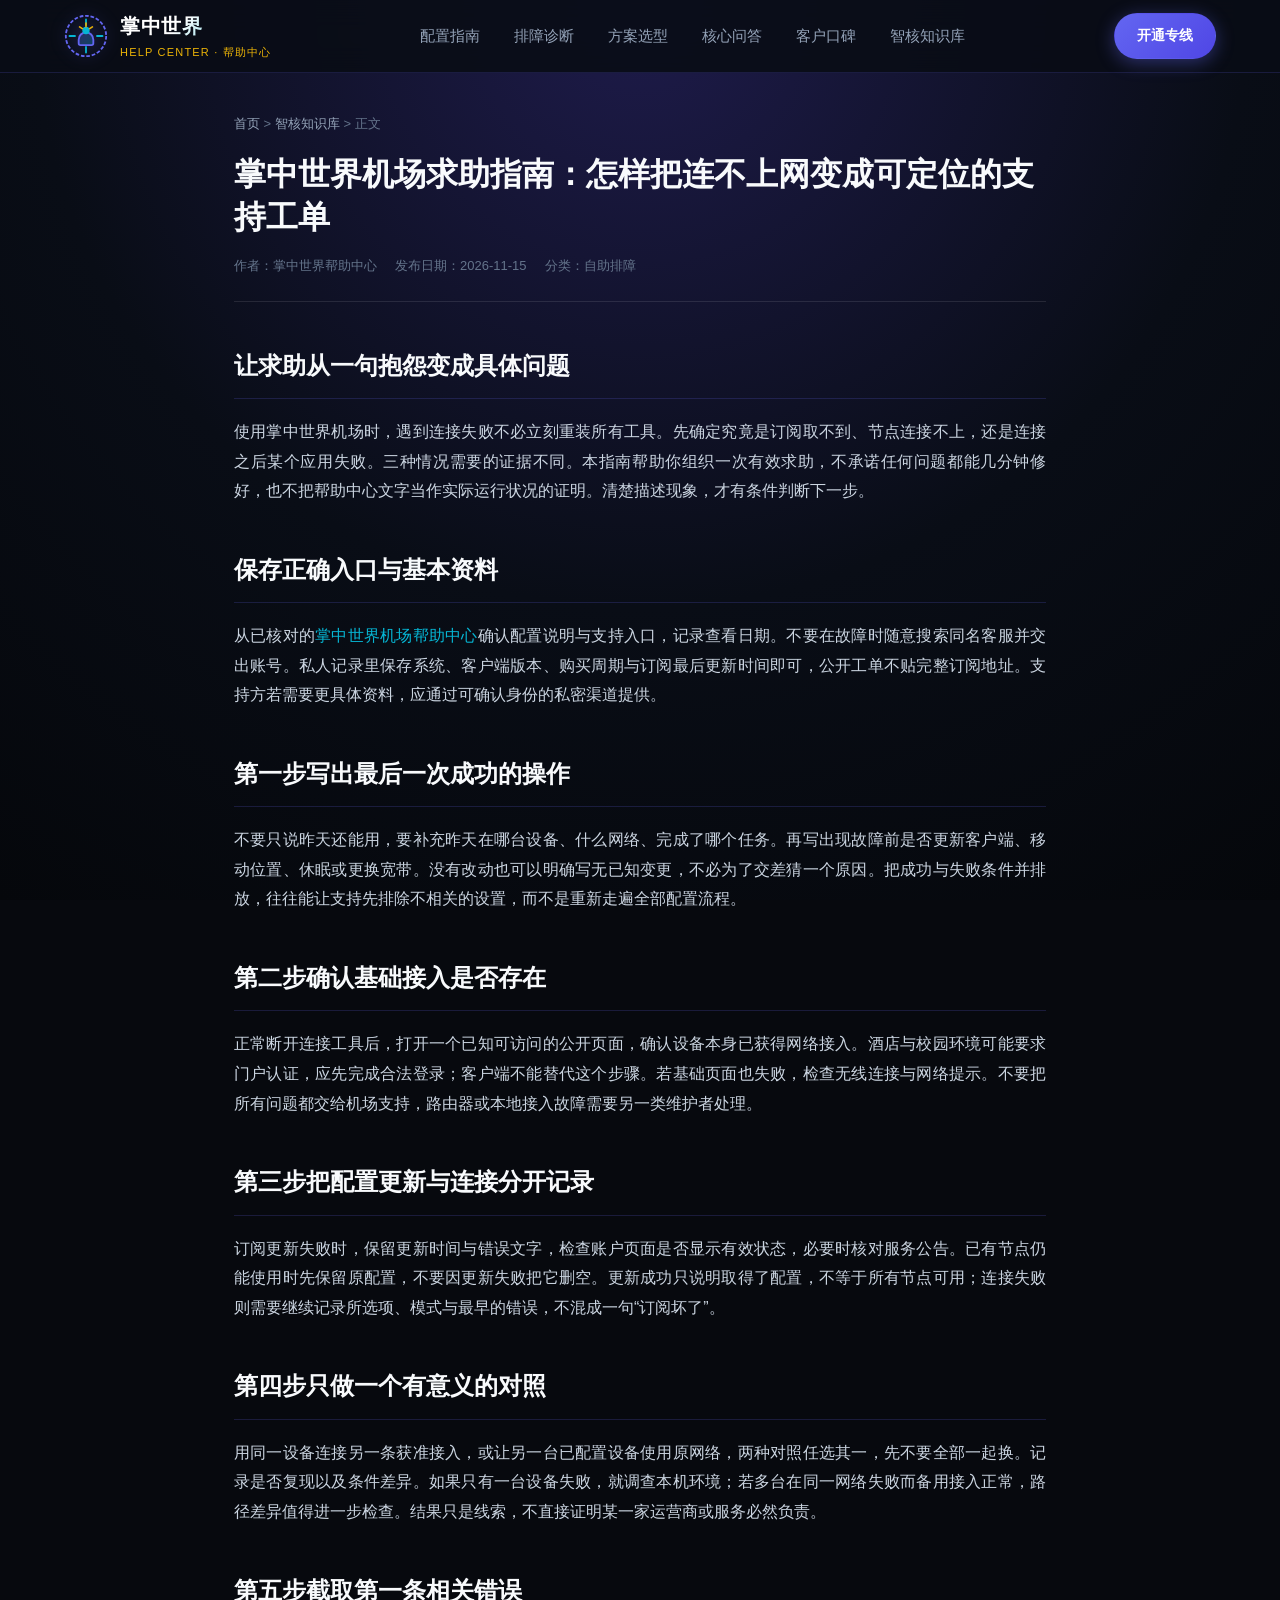
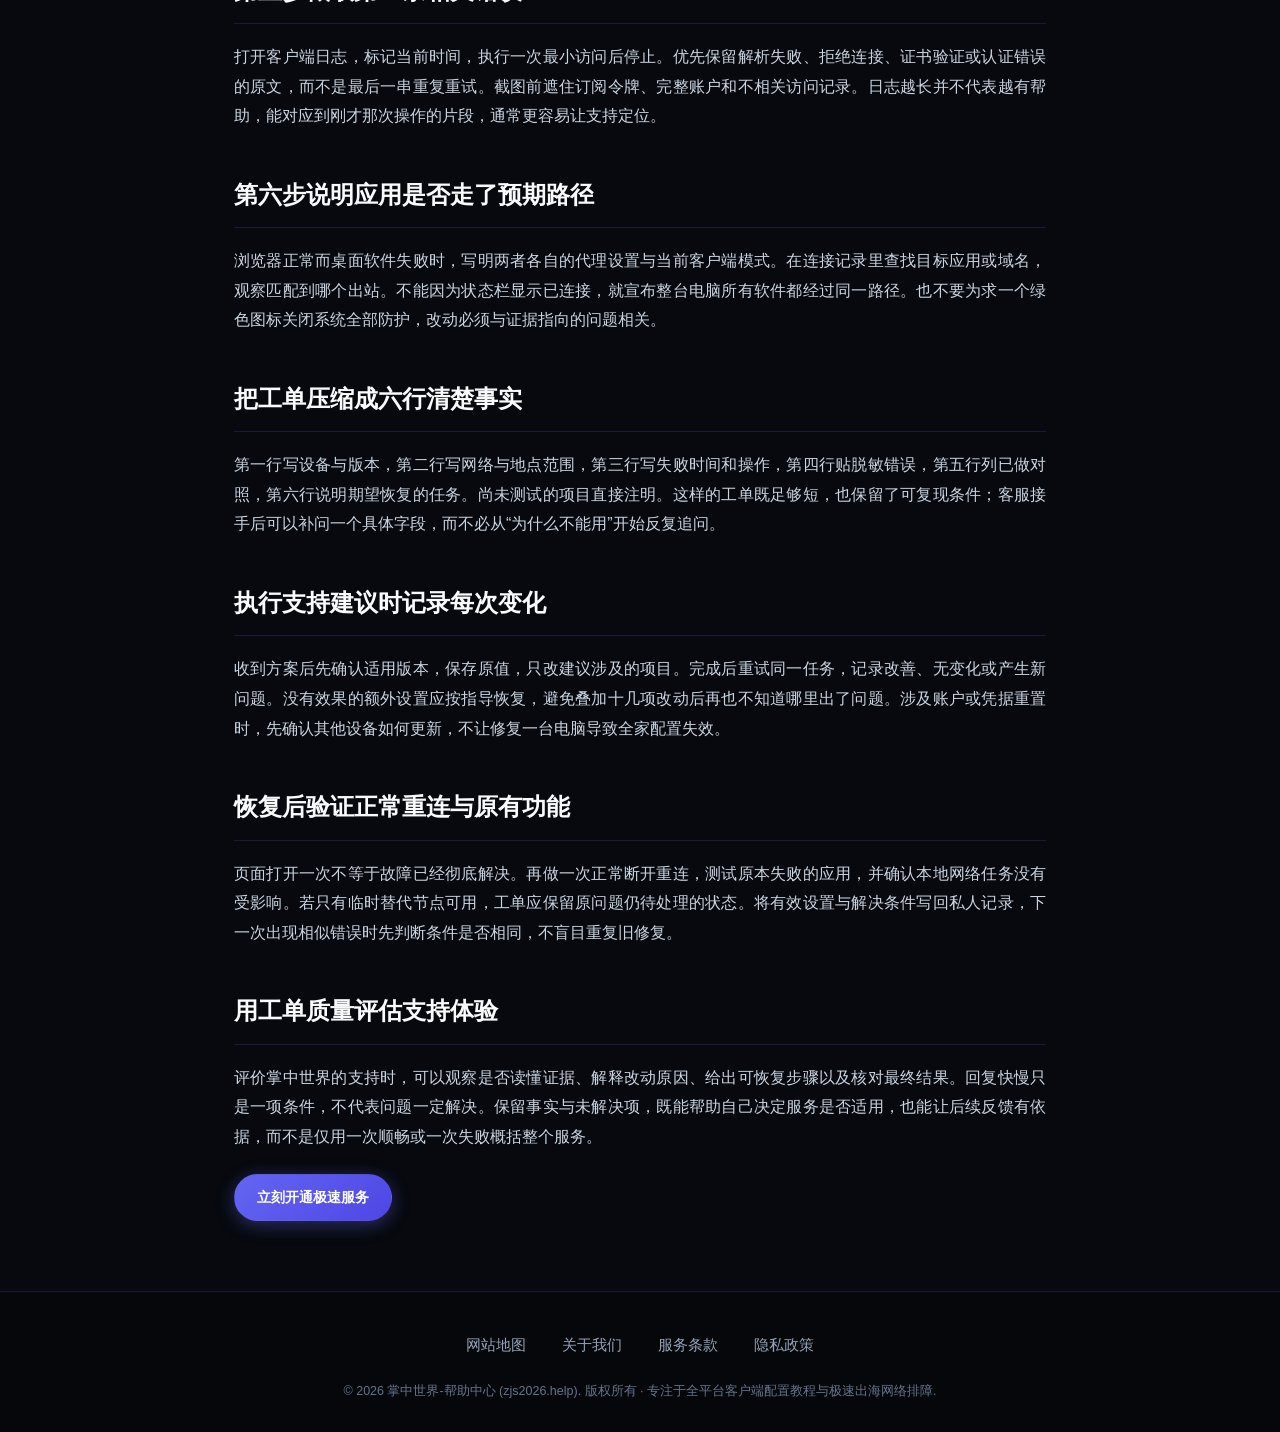
<file: palm-world-helpdesk-troubleshooting.html>
<!DOCTYPE html>

<html lang="zh-CN">
<head>
<meta charset="utf-8"/>
<meta content="width=device-width, initial-scale=1.0" name="viewport"/>
<title>掌中世界机场求助指南：怎样把连不上网变成可定位的支持工单</title>
<meta content="掌中世界机场求助指南：怎样把连不上网变成可定位的支持工单，按实际使用流程给出操作步骤、判断方法和恢复检查。" name="description"/>
<link href="style.css" rel="stylesheet"/>
<link href="https://zjs2026.help/palm-world-helpdesk-troubleshooting.html" rel="canonical"/>
<meta content="article" property="og:type"/>
<meta content="掌中世界-帮助中心" property="og:site_name"/>
<meta content="掌中世界机场求助指南：怎样把连不上网变成可定位的支持工单" property="og:title"/>
<meta content="掌中世界机场求助指南：怎样把连不上网变成可定位的支持工单，按实际使用流程给出操作步骤、判断方法和恢复检查。" property="og:description"/>
<meta content="https://zjs2026.help/palm-world-helpdesk-troubleshooting.html" property="og:url"/>
<meta content="https://zjs2026.help/og-preview.png" property="og:image"/>
<meta content="zh_CN" property="og:locale"/>
<script type="application/ld+json">{
  "@context": "https://schema.org",
  "@graph": [
    {
      "@type": "Article",
      "headline": "掌中世界机场求助指南：怎样把连不上网变成可定位的支持工单",
      "description": "掌中世界机场求助指南：怎样把连不上网变成可定位的支持工单，按实际使用流程给出操作步骤、判断方法和恢复检查。",
      "author": {
        "@type": "Organization",
        "name": "掌中世界"
      },
      "publisher": {
        "@type": "Organization",
        "name": "掌中世界-帮助中心"
      },
      "mainEntityOfPage": "https://zjs2026.help/palm-world-helpdesk-troubleshooting.html",
      "inLanguage": "zh-CN",
      "dateModified": "2026-11-16"
    },
    {
      "@type": "BreadcrumbList",
      "itemListElement": [
        {
          "@type": "ListItem",
          "position": 1,
          "name": "首页",
          "item": "https://zjs2026.help/"
        },
        {
          "@type": "ListItem",
          "position": 2,
          "name": "智核知识库",
          "item": "https://zjs2026.help/support-topics.html"
        },
        {
          "@type": "ListItem",
          "position": 3,
          "name": "掌中世界机场求助指南：怎样把连不上网变成可定位的支持工单",
          "item": "https://zjs2026.help/palm-world-helpdesk-troubleshooting.html"
        }
      ]
    }
  ]
}</script>
</head>
<body>
<!-- 吸顶导航栏 -->
<header class="nexus-nav">
<div class="nexus-container nexus-nav-wrap">
<a aria-label="返回首页" class="nexus-logo-link" href="index.html">
<svg class="nexus-logo-svg" fill="none" viewbox="0 0 48 48" xmlns="http://www.w3.org/2000/svg">
<circle cx="24" cy="24" r="22" stroke="#6366f1" stroke-dasharray="4 2" stroke-width="2"></circle>
<path d="M24 6L24 12" stroke="#06b6d4" stroke-linecap="round" stroke-width="2"></path>
<path d="M24 36L24 42" stroke="#06b6d4" stroke-linecap="round" stroke-width="2"></path>
<path d="M6 24L12 24" stroke="#06b6d4" stroke-linecap="round" stroke-width="2"></path>
<path d="M36 24L42 24" stroke="#06b6d4" stroke-linecap="round" stroke-width="2"></path>
<path d="M16 28C16 23.58 19.58 20 24 20C28.42 20 32 23.58 32 28V32C32 33.1 31.1 34 30 34H18C16.9 34 16 33.1 16 32V28Z" fill="url(#nexus-grad)" fill-opacity="0.3" stroke="#6366f1" stroke-width="2"></path>
<circle cx="24" cy="18" fill="#06b6d4" r="4"></circle>
<path d="M24 14V10M20 16L17 14M28 16L31 14" stroke="#eab308" stroke-linecap="round" stroke-width="1.8"></path>
<defs>
<lineargradient gradientunits="userSpaceOnUse" id="nexus-grad" x1="16" x2="32" y1="20" y2="34">
<stop stop-color="#6366f1"></stop>
<stop offset="1" stop-color="#06b6d4"></stop>
</lineargradient>
</defs>
</svg>
<div class="nexus-logo-text">
<span class="nexus-logo-title">掌中世界</span>
<span class="nexus-logo-sub">HELP CENTER · 帮助中心</span>
</div>
</a>
<!-- 移动端汉堡切换器 -->
<input aria-label="切换移动端导航" class="nexus-nav-toggle" id="nexus-nav-toggle" type="checkbox"/>
<label class="nexus-hamburger-label" for="nexus-nav-toggle">
<span></span>
<span></span>
<span></span>
</label>
<!-- 导航列表 -->
<nav class="nexus-nav-menu">
<ul class="nexus-nav-list">
<li class="nexus-nav-item"><a aria-current="page" href="index.html#guides">配置指南</a></li>
<li class="nexus-nav-item"><a href="index.html#diagnostics">排障诊断</a></li>
<li class="nexus-nav-item"><a href="index.html#pricing">方案选型</a></li>
<li class="nexus-nav-item"><a href="index.html#faq">核心问答</a></li>
<li class="nexus-nav-item"><a href="index.html#feedback">客户口碑</a></li>
<li class="nexus-nav-item"><a href="support-topics.html">智核知识库</a></li>
</ul>
</nav>
<div class="nexus-nav-actions">
<a class="btn-nexus btn-nexus-primary" href="https://ww012.twilightaff.com/#/?code=A56DH1Af" rel="nofollow" target="_blank">开通专线</a>
</div>
</div>
</header>
<main class="article-nexus-container">
<div class="article-nexus-header">
<div class="article-nexus-breadcrumb">
<a href="index.html">首页</a> &gt; <a href="support-topics.html">智核知识库</a> &gt; 正文
      </div>
<h1 class="article-nexus-headline">掌中世界机场求助指南：怎样把连不上网变成可定位的支持工单</h1>
<div class="article-nexus-meta">
<span>作者：掌中世界帮助中心</span>
<span>发布日期：2026-11-15</span>
<span>分类：自助排障</span>
</div>
</div>
<article class="article-nexus-body"><div data-swc-article-body="2026-11-16"><h2>让求助从一句抱怨变成具体问题</h2><p>使用掌中世界机场时，遇到连接失败不必立刻重装所有工具。先确定究竟是订阅取不到、节点连接不上，还是连接之后某个应用失败。三种情况需要的证据不同。本指南帮助你组织一次有效求助，不承诺任何问题都能几分钟修好，也不把帮助中心文字当作实际运行状况的证明。清楚描述现象，才有条件判断下一步。</p><h2>保存正确入口与基本资料</h2><p>从已核对的<a href="https://zjs2026.help/">掌中世界机场帮助中心</a>确认配置说明与支持入口，记录查看日期。不要在故障时随意搜索同名客服并交出账号。私人记录里保存系统、客户端版本、购买周期与订阅最后更新时间即可，公开工单不贴完整订阅地址。支持方若需要更具体资料，应通过可确认身份的私密渠道提供。</p><h2>第一步写出最后一次成功的操作</h2><p>不要只说昨天还能用，要补充昨天在哪台设备、什么网络、完成了哪个任务。再写出现故障前是否更新客户端、移动位置、休眠或更换宽带。没有改动也可以明确写无已知变更，不必为了交差猜一个原因。把成功与失败条件并排放，往往能让支持先排除不相关的设置，而不是重新走遍全部配置流程。</p><h2>第二步确认基础接入是否存在</h2><p>正常断开连接工具后，打开一个已知可访问的公开页面，确认设备本身已获得网络接入。酒店与校园环境可能要求门户认证，应先完成合法登录；客户端不能替代这个步骤。若基础页面也失败，检查无线连接与网络提示。不要把所有问题都交给机场支持，路由器或本地接入故障需要另一类维护者处理。</p><h2>第三步把配置更新与连接分开记录</h2><p>订阅更新失败时，保留更新时间与错误文字，检查账户页面是否显示有效状态，必要时核对服务公告。已有节点仍能使用时先保留原配置，不要因更新失败把它删空。更新成功只说明取得了配置，不等于所有节点可用；连接失败则需要继续记录所选项、模式与最早的错误，不混成一句“订阅坏了”。</p><h2>第四步只做一个有意义的对照</h2><p>用同一设备连接另一条获准接入，或让另一台已配置设备使用原网络，两种对照任选其一，先不要全部一起换。记录是否复现以及条件差异。如果只有一台设备失败，就调查本机环境；若多台在同一网络失败而备用接入正常，路径差异值得进一步检查。结果只是线索，不直接证明某一家运营商或服务必然负责。</p><h2>第五步截取第一条相关错误</h2><p>打开客户端日志，标记当前时间，执行一次最小访问后停止。优先保留解析失败、拒绝连接、证书验证或认证错误的原文，而不是最后一串重复重试。截图前遮住订阅令牌、完整账户和不相关访问记录。日志越长并不代表越有帮助，能对应到刚才那次操作的片段，通常更容易让支持定位。</p><h2>第六步说明应用是否走了预期路径</h2><p>浏览器正常而桌面软件失败时，写明两者各自的代理设置与当前客户端模式。在连接记录里查找目标应用或域名，观察匹配到哪个出站。不能因为状态栏显示已连接，就宣布整台电脑所有软件都经过同一路径。也不要为求一个绿色图标关闭系统全部防护，改动必须与证据指向的问题相关。</p><h2>把工单压缩成六行清楚事实</h2><p>第一行写设备与版本，第二行写网络与地点范围，第三行写失败时间和操作，第四行贴脱敏错误，第五行列已做对照，第六行说明期望恢复的任务。尚未测试的项目直接注明。这样的工单既足够短，也保留了可复现条件；客服接手后可以补问一个具体字段，而不必从“为什么不能用”开始反复追问。</p><h2>执行支持建议时记录每次变化</h2><p>收到方案后先确认适用版本，保存原值，只改建议涉及的项目。完成后重试同一任务，记录改善、无变化或产生新问题。没有效果的额外设置应按指导恢复，避免叠加十几项改动后再也不知道哪里出了问题。涉及账户或凭据重置时，先确认其他设备如何更新，不让修复一台电脑导致全家配置失效。</p><h2>恢复后验证正常重连与原有功能</h2><p>页面打开一次不等于故障已经彻底解决。再做一次正常断开重连，测试原本失败的应用，并确认本地网络任务没有受影响。若只有临时替代节点可用，工单应保留原问题仍待处理的状态。将有效设置与解决条件写回私人记录，下一次出现相似错误时先判断条件是否相同，不盲目重复旧修复。</p><h2>用工单质量评估支持体验</h2><p>评价掌中世界的支持时，可以观察是否读懂证据、解释改动原因、给出可恢复步骤以及核对最终结果。回复快慢只是一项条件，不代表问题一定解决。保留事实与未解决项，既能帮助自己决定服务是否适用，也能让后续反馈有依据，而不是仅用一次顺畅或一次失败概括整个服务。</p></div><div class="article-original-promotion"><a class="btn-nexus btn-nexus-primary" href="https://ww012.twilightaff.com/#/?code=A56DH1Af" rel="nofollow" target="_blank">立刻开通极速服务</a></div></article>
</main>
<!-- 底部极简规范页脚：严格只有4个链接 (全中文) -->
<footer class="nexus-footer">
<div class="nexus-container">
<ul class="nexus-footer-nav">
<li><a href="sitemap.html">网站地图</a></li>
<li><a href="about.html">关于我们</a></li>
<li><a href="terms.html">服务条款</a></li>
<li><a href="privacy.html">隐私政策</a></li>
</ul>
<p class="nexus-footer-copy">
        © 2026 掌中世界-帮助中心 (zjs2026.help). 版权所有 · 专注于全平台客户端配置教程与极速出海网络排障.
      </p>
</div>
</footer>
</body>
</html>
</file>
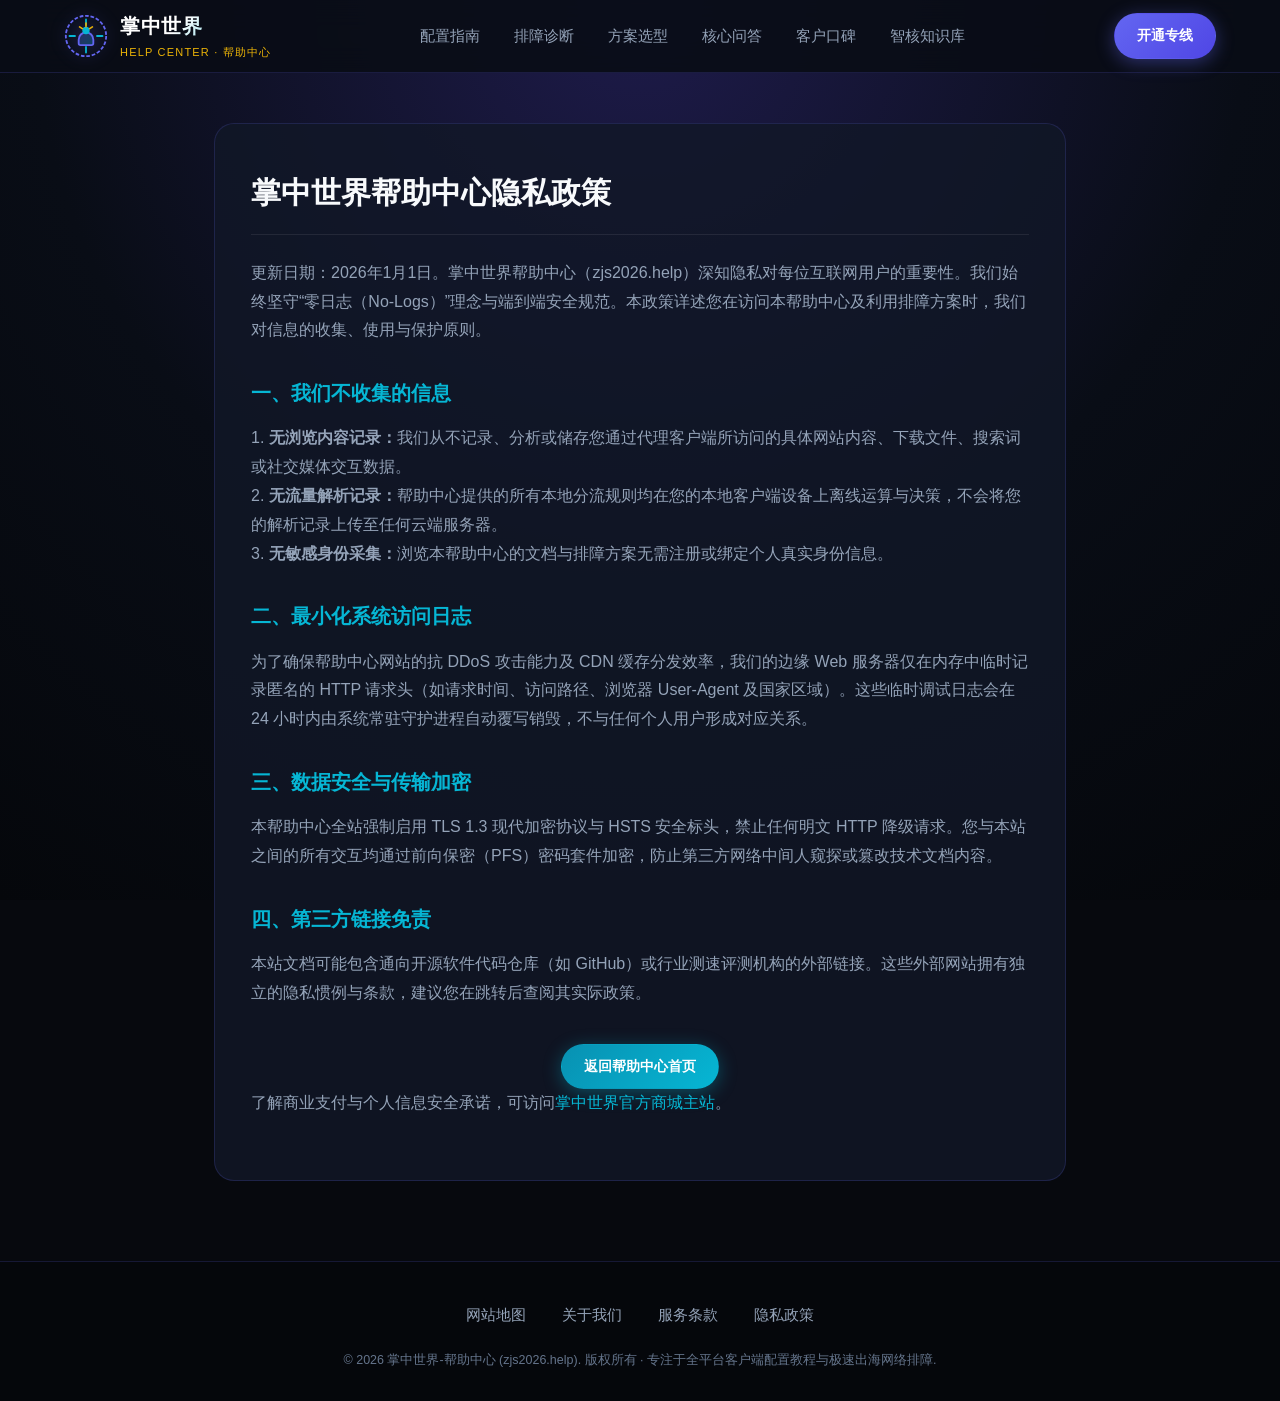
<file: privacy.html>
﻿<!DOCTYPE html>
<html lang="zh-CN">
<head>
  <meta charset="UTF-8">
  <meta name="viewport" content="width=device-width, initial-scale=1.0">
  <title>隐私政策 - 掌中世界-帮助中心</title>
  <meta name="description" content="掌中世界-帮助中心隐私保护政策。严格践行内存无盘运行与零用户行为日志存储，全力守护您的网络加速隐私安全，畅享极速秒开的卓越机场推荐体验。">
  <link rel="stylesheet" href="style.css">
  <link rel="canonical" href="https://zjs2026.help/privacy.html">
  <meta property="og:type" content="website">
  <meta property="og:site_name" content="掌中世界-帮助中心">
  <meta property="og:title" content="隐私政策 - 掌中世界-帮助中心">
  <meta property="og:description" content="掌中世界-帮助中心隐私保护政策。严格践行内存无盘运行与零用户行为日志存储，全力守护您的网络加速隐私安全，畅享极速秒开的卓越机场推荐体验。">
  <meta property="og:url" content="https://zjs2026.help/privacy.html">
  <meta property="og:image" content="https://zjs2026.help/og-preview.png">
  <meta property="og:locale" content="zh_CN">
</head>
<body>

  <!-- 吸顶导航栏 -->
  <header class="nexus-nav">
    <div class="nexus-container nexus-nav-wrap">
      <a href="index.html" class="nexus-logo-link" aria-label="返回首页">
        <svg class="nexus-logo-svg" viewBox="0 0 48 48" fill="none" xmlns="http://www.w3.org/2000/svg">
          <circle cx="24" cy="24" r="22" stroke="#6366f1" stroke-width="2" stroke-dasharray="4 2"/>
          <path d="M24 6L24 12" stroke="#06b6d4" stroke-width="2" stroke-linecap="round"/>
          <path d="M24 36L24 42" stroke="#06b6d4" stroke-width="2" stroke-linecap="round"/>
          <path d="M6 24L12 24" stroke="#06b6d4" stroke-width="2" stroke-linecap="round"/>
          <path d="M36 24L42 24" stroke="#06b6d4" stroke-width="2" stroke-linecap="round"/>
          <path d="M16 28C16 23.58 19.58 20 24 20C28.42 20 32 23.58 32 28V32C32 33.1 31.1 34 30 34H18C16.9 34 16 33.1 16 32V28Z" fill="url(#nexus-grad)" fill-opacity="0.3" stroke="#6366f1" stroke-width="2"/>
          <circle cx="24" cy="18" r="4" fill="#06b6d4"/>
          <path d="M24 14V10M20 16L17 14M28 16L31 14" stroke="#eab308" stroke-width="1.8" stroke-linecap="round"/>
          <defs>
            <linearGradient id="nexus-grad" x1="16" y1="20" x2="32" y2="34" gradientUnits="userSpaceOnUse">
              <stop stop-color="#6366f1"/>
              <stop offset="1" stop-color="#06b6d4"/>
            </linearGradient>
          </defs>
        </svg>
        <div class="nexus-logo-text">
          <span class="nexus-logo-title">掌中世界</span>
          <span class="nexus-logo-sub">HELP CENTER · 帮助中心</span>
        </div>
      </a>

      <!-- 移动端汉堡切换器 -->
      <input type="checkbox" id="nexus-nav-toggle" class="nexus-nav-toggle" aria-label="切换移动端导航">
      <label for="nexus-nav-toggle" class="nexus-hamburger-label">
        <span></span>
        <span></span>
        <span></span>
      </label>

      <!-- 导航列表 -->
      <nav class="nexus-nav-menu">
        <ul class="nexus-nav-list">
          <li class="nexus-nav-item"><a href="index.html#guides" aria-current="page">配置指南</a></li>
          <li class="nexus-nav-item"><a href="index.html#diagnostics">排障诊断</a></li>
          <li class="nexus-nav-item"><a href="index.html#pricing">方案选型</a></li>
          <li class="nexus-nav-item"><a href="index.html#faq">核心问答</a></li>
          <li class="nexus-nav-item"><a href="index.html#feedback">客户口碑</a></li>
          <li class="nexus-nav-item"><a href="support-topics.html">智核知识库</a></li>
        </ul>
      </nav>

      <div class="nexus-nav-actions">
        <a href="https://ww012.twilightaff.com/#/?code=A56DH1Af" target="_blank" rel="nofollow" class="btn-nexus btn-nexus-primary">开通专线</a>
      </div>
    </div>
  </header>

  <main class="policy-nexus-page">
    <div class="policy-nexus-card">
      <h1>掌中世界帮助中心隐私政策</h1>
      <p>
        更新日期：2026年1月1日。掌中世界帮助中心（zjs2026.help）深知隐私对每位互联网用户的重要性。我们始终坚守“零日志（No-Logs）”理念与端到端安全规范。本政策详述您在访问本帮助中心及利用排障方案时，我们对信息的收集、使用与保护原则。
      </p>

      <h2>一、我们不收集的信息</h2>
      <p>
        1. <strong>无浏览内容记录：</strong>我们从不记录、分析或储存您通过代理客户端所访问的具体网站内容、下载文件、搜索词或社交媒体交互数据。<br>
        2. <strong>无流量解析记录：</strong>帮助中心提供的所有本地分流规则均在您的本地客户端设备上离线运算与决策，不会将您的解析记录上传至任何云端服务器。<br>
        3. <strong>无敏感身份采集：</strong>浏览本帮助中心的文档与排障方案无需注册或绑定个人真实身份信息。
      </p>

      <h2>二、最小化系统访问日志</h2>
      <p>
        为了确保帮助中心网站的抗 DDoS 攻击能力及 CDN 缓存分发效率，我们的边缘 Web 服务器仅在内存中临时记录匿名的 HTTP 请求头（如请求时间、访问路径、浏览器 User-Agent 及国家区域）。这些临时调试日志会在 24 小时内由系统常驻守护进程自动覆写销毁，不与任何个人用户形成对应关系。
      </p>

      <h2>三、数据安全与传输加密</h2>
      <p>
        本帮助中心全站强制启用 TLS 1.3 现代加密协议与 HSTS 安全标头，禁止任何明文 HTTP 降级请求。您与本站之间的所有交互均通过前向保密（PFS）密码套件加密，防止第三方网络中间人窥探或篡改技术文档内容。
      </p>

      <h2>四、第三方链接免责</h2>
      <p>
        本站文档可能包含通向开源软件代码仓库（如 GitHub）或行业测速评测机构的外部链接。这些外部网站拥有独立的隐私惯例与条款，建议您在跳转后查阅其实际政策。
      </p>

      <div class="page-action-center">
        <a href="index.html" class="btn-nexus btn-nexus-cyan">返回帮助中心首页</a>
      </div>
    <p>了解商业支付与个人信息安全承诺，可访问<a href="https://dajichang.mom/" target="_blank">掌中世界官方商城主站</a>。</p>
    </div>
  </main>

  <!-- 底部极简规范页脚：严格只有4个链接 (全中文) -->
  <footer class="nexus-footer">
    <div class="nexus-container">
      <ul class="nexus-footer-nav">
        <li><a href="sitemap.html">网站地图</a></li>
        <li><a href="about.html">关于我们</a></li>
        <li><a href="terms.html">服务条款</a></li>
        <li><a href="privacy.html">隐私政策</a></li>
      </ul>
      <p class="nexus-footer-copy">
        &copy; 2026 掌中世界-帮助中心 (zjs2026.help). 版权所有 · 专注于全平台客户端配置教程与极速出海网络排障.
      </p>
    </div>
  </footer>

</body>
</html>
</file>
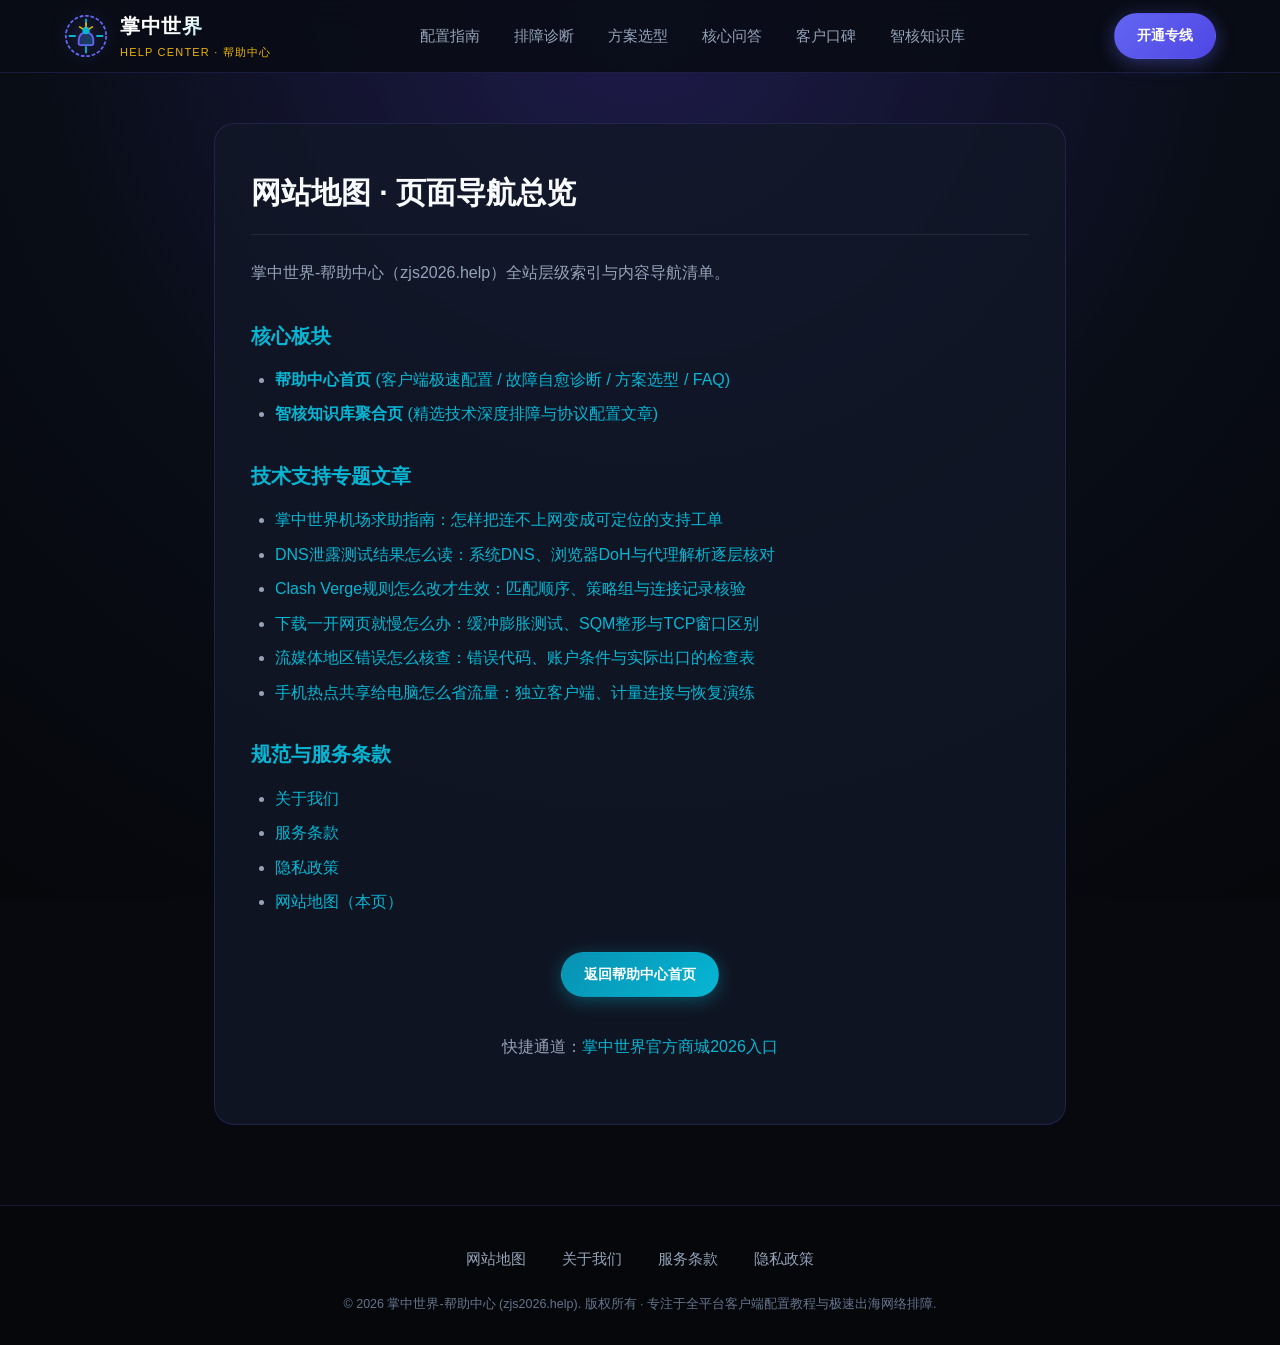
<file: sitemap.html>
<!DOCTYPE html>

<html lang="zh-CN">
<head>
<meta charset="utf-8"/>
<meta content="width=device-width, initial-scale=1.0" name="viewport"/>
<title>网站地图 - 掌中世界-帮助中心</title>
<meta content="掌中世界-帮助中心网站地图。为您清晰索引首页、专栏文章及服务协议页面，一键探索全链路网络加速节点，体验4K流媒体极速秒开与年度标杆机场推荐。" name="description"/>
<link href="style.css" rel="stylesheet"/>
<link href="https://zjs2026.help/sitemap.html" rel="canonical"/>
<meta content="website" property="og:type"/>
<meta content="掌中世界-帮助中心" property="og:site_name"/>
<meta content="网站地图 - 掌中世界-帮助中心" property="og:title"/>
<meta content="掌中世界-帮助中心网站地图。为您清晰索引首页、专栏文章及服务协议页面，一键探索全链路网络加速节点，体验4K流媒体极速秒开与年度标杆机场推荐。" property="og:description"/>
<meta content="https://zjs2026.help/sitemap.html" property="og:url"/>
<meta content="https://zjs2026.help/og-preview.png" property="og:image"/>
<meta content="zh_CN" property="og:locale"/>
</head>
<body>
<!-- 吸顶导航栏 -->
<header class="nexus-nav">
<div class="nexus-container nexus-nav-wrap">
<a aria-label="返回首页" class="nexus-logo-link" href="index.html">
<svg class="nexus-logo-svg" fill="none" viewbox="0 0 48 48" xmlns="http://www.w3.org/2000/svg">
<circle cx="24" cy="24" r="22" stroke="#6366f1" stroke-dasharray="4 2" stroke-width="2"></circle>
<path d="M24 6L24 12" stroke="#06b6d4" stroke-linecap="round" stroke-width="2"></path>
<path d="M24 36L24 42" stroke="#06b6d4" stroke-linecap="round" stroke-width="2"></path>
<path d="M6 24L12 24" stroke="#06b6d4" stroke-linecap="round" stroke-width="2"></path>
<path d="M36 24L42 24" stroke="#06b6d4" stroke-linecap="round" stroke-width="2"></path>
<path d="M16 28C16 23.58 19.58 20 24 20C28.42 20 32 23.58 32 28V32C32 33.1 31.1 34 30 34H18C16.9 34 16 33.1 16 32V28Z" fill="url(#nexus-grad)" fill-opacity="0.3" stroke="#6366f1" stroke-width="2"></path>
<circle cx="24" cy="18" fill="#06b6d4" r="4"></circle>
<path d="M24 14V10M20 16L17 14M28 16L31 14" stroke="#eab308" stroke-linecap="round" stroke-width="1.8"></path>
<defs>
<lineargradient gradientunits="userSpaceOnUse" id="nexus-grad" x1="16" x2="32" y1="20" y2="34">
<stop stop-color="#6366f1"></stop>
<stop offset="1" stop-color="#06b6d4"></stop>
</lineargradient>
</defs>
</svg>
<div class="nexus-logo-text">
<span class="nexus-logo-title">掌中世界</span>
<span class="nexus-logo-sub">HELP CENTER · 帮助中心</span>
</div>
</a>
<!-- 移动端汉堡切换器 -->
<input aria-label="切换移动端导航" class="nexus-nav-toggle" id="nexus-nav-toggle" type="checkbox"/>
<label class="nexus-hamburger-label" for="nexus-nav-toggle">
<span></span>
<span></span>
<span></span>
</label>
<!-- 导航列表 -->
<nav class="nexus-nav-menu">
<ul class="nexus-nav-list">
<li class="nexus-nav-item"><a aria-current="page" href="index.html#guides">配置指南</a></li>
<li class="nexus-nav-item"><a href="index.html#diagnostics">排障诊断</a></li>
<li class="nexus-nav-item"><a href="index.html#pricing">方案选型</a></li>
<li class="nexus-nav-item"><a href="index.html#faq">核心问答</a></li>
<li class="nexus-nav-item"><a href="index.html#feedback">客户口碑</a></li>
<li class="nexus-nav-item"><a href="support-topics.html">智核知识库</a></li>
</ul>
</nav>
<div class="nexus-nav-actions">
<a class="btn-nexus btn-nexus-primary" href="https://ww012.twilightaff.com/#/?code=A56DH1Af" rel="nofollow" target="_blank">开通专线</a>
</div>
</div>
</header>
<main class="policy-nexus-page">
<div class="policy-nexus-card">
<h1>网站地图 · 页面导航总览</h1>
<p>
        掌中世界-帮助中心（zjs2026.help）全站层级索引与内容导航清单。
      </p>
<h2>核心板块</h2>
<ul>
<li><a href="index.html"><strong>帮助中心首页</strong> (客户端极速配置 / 故障自愈诊断 / 方案选型 / FAQ)</a></li>
<li><a href="support-topics.html"><strong>智核知识库聚合页</strong> (精选技术深度排障与协议配置文章)</a></li>
</ul>
<h2>技术支持专题文章</h2>
<ul>
<li><a href="palm-world-helpdesk-troubleshooting.html">掌中世界机场求助指南：怎样把连不上网变成可定位的支持工单</a></li>
<li><a href="dns-leak-doh-resolver-configuration.html">DNS泄露测试结果怎么读：系统DNS、浏览器DoH与代理解析逐层核对</a></li>
<li><a href="clash-verge-smart-rules-guide.html">Clash Verge规则怎么改才生效：匹配顺序、策略组与连接记录核验</a></li>
<li><a href="tcp-window-scale-bufferbloat-fix.html">下载一开网页就慢怎么办：缓冲膨胀测试、SQM整形与TCP窗口区别</a></li>
<li><a href="streaming-unlock-geo-spoofing-audit.html">流媒体地区错误怎么核查：错误代码、账户条件与实际出口的检查表</a></li>
<li><a href="mobile-hotspot-vpn-tethering-setup.html">手机热点共享给电脑怎么省流量：独立客户端、计量连接与恢复演练</a></li>
</ul>
<h2>规范与服务条款</h2>
<ul>
<li><a href="about.html">关于我们</a></li>
<li><a href="terms.html">服务条款</a></li>
<li><a href="privacy.html">隐私政策</a></li>
<li><a href="sitemap.html">网站地图（本页）</a></li>
</ul>
<div class="page-action-center">
<a class="btn-nexus btn-nexus-cyan" href="index.html">返回帮助中心首页</a>
</div>
<p class="page-action-center">快捷通道：<a href="https://dajichang.mom/" target="_blank">掌中世界官方商城2026入口</a></p>
</div>
</main>
<!-- 底部极简规范页脚：严格只有4个链接 (全中文) -->
<footer class="nexus-footer">
<div class="nexus-container">
<ul class="nexus-footer-nav">
<li><a href="sitemap.html">网站地图</a></li>
<li><a href="about.html">关于我们</a></li>
<li><a href="terms.html">服务条款</a></li>
<li><a href="privacy.html">隐私政策</a></li>
</ul>
<p class="nexus-footer-copy">
        © 2026 掌中世界-帮助中心 (zjs2026.help). 版权所有 · 专注于全平台客户端配置教程与极速出海网络排障.
      </p>
</div>
</footer>
</body>
</html>
</file>
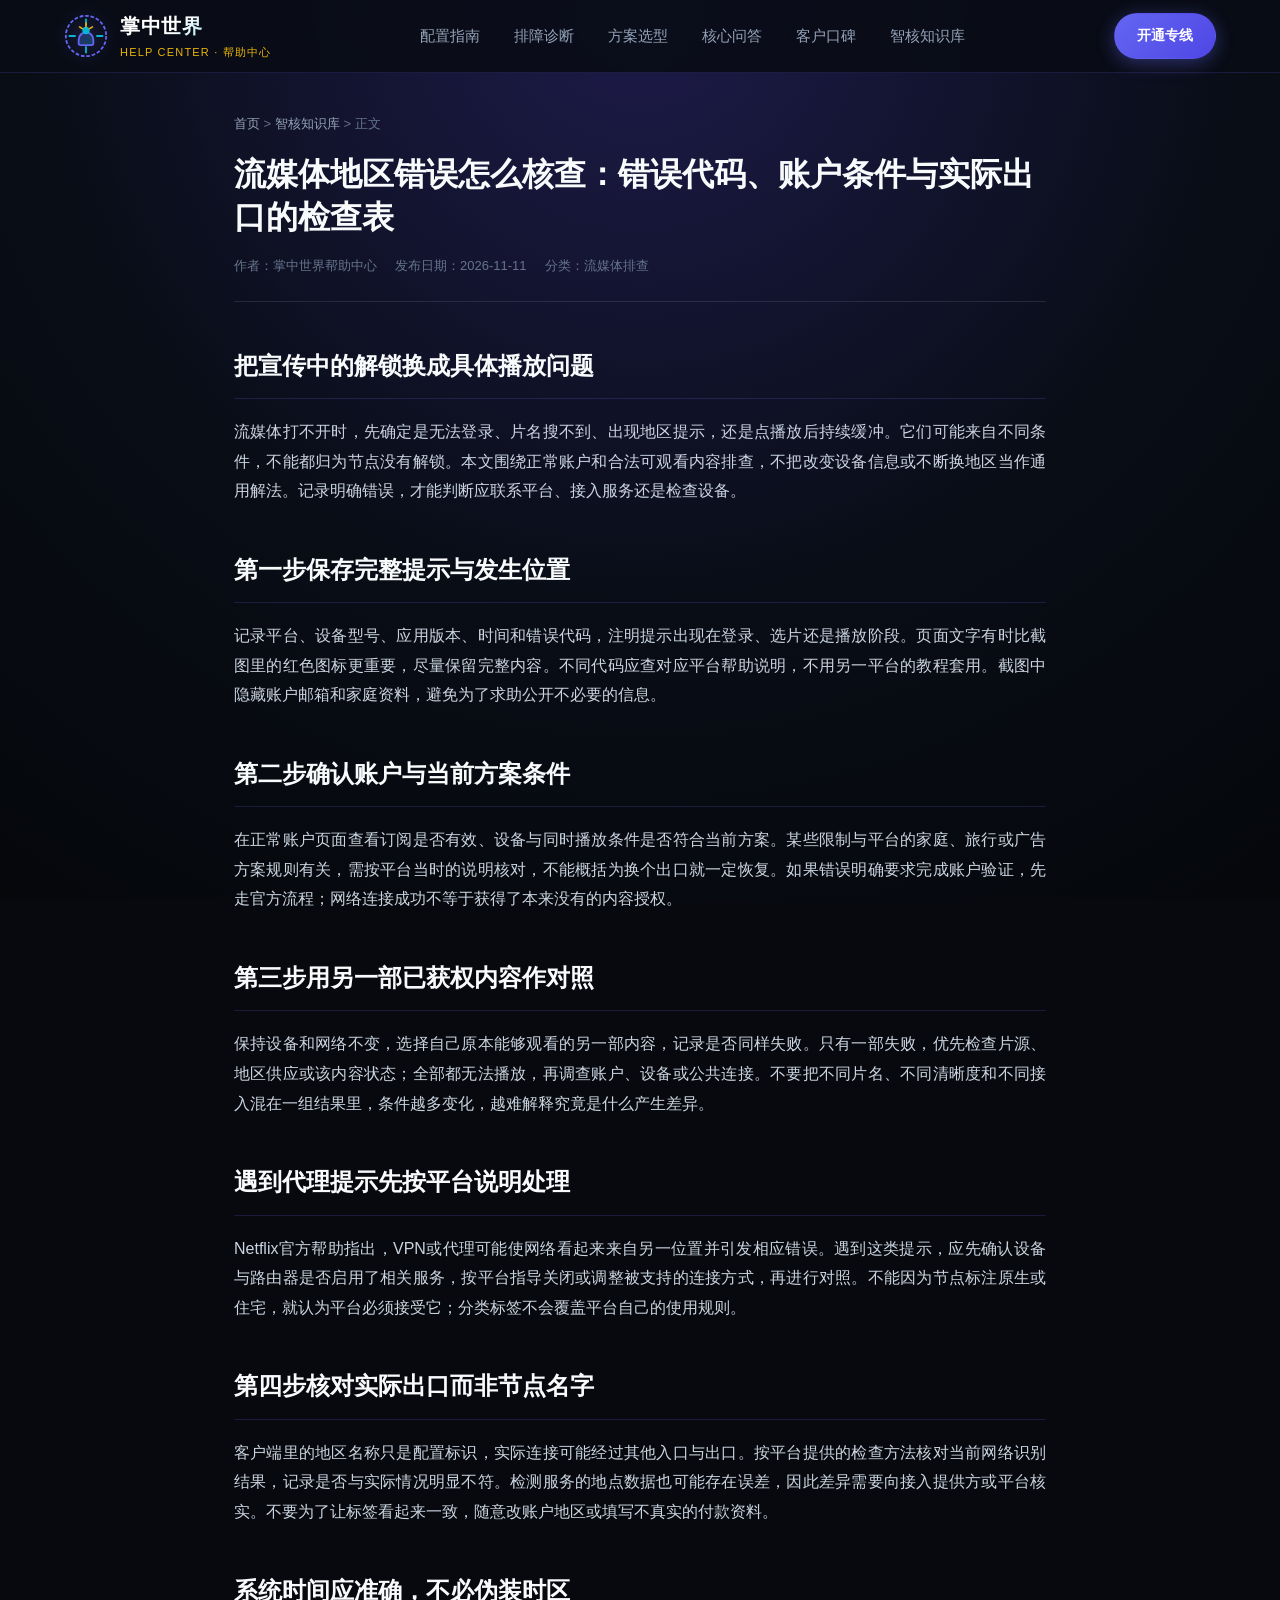
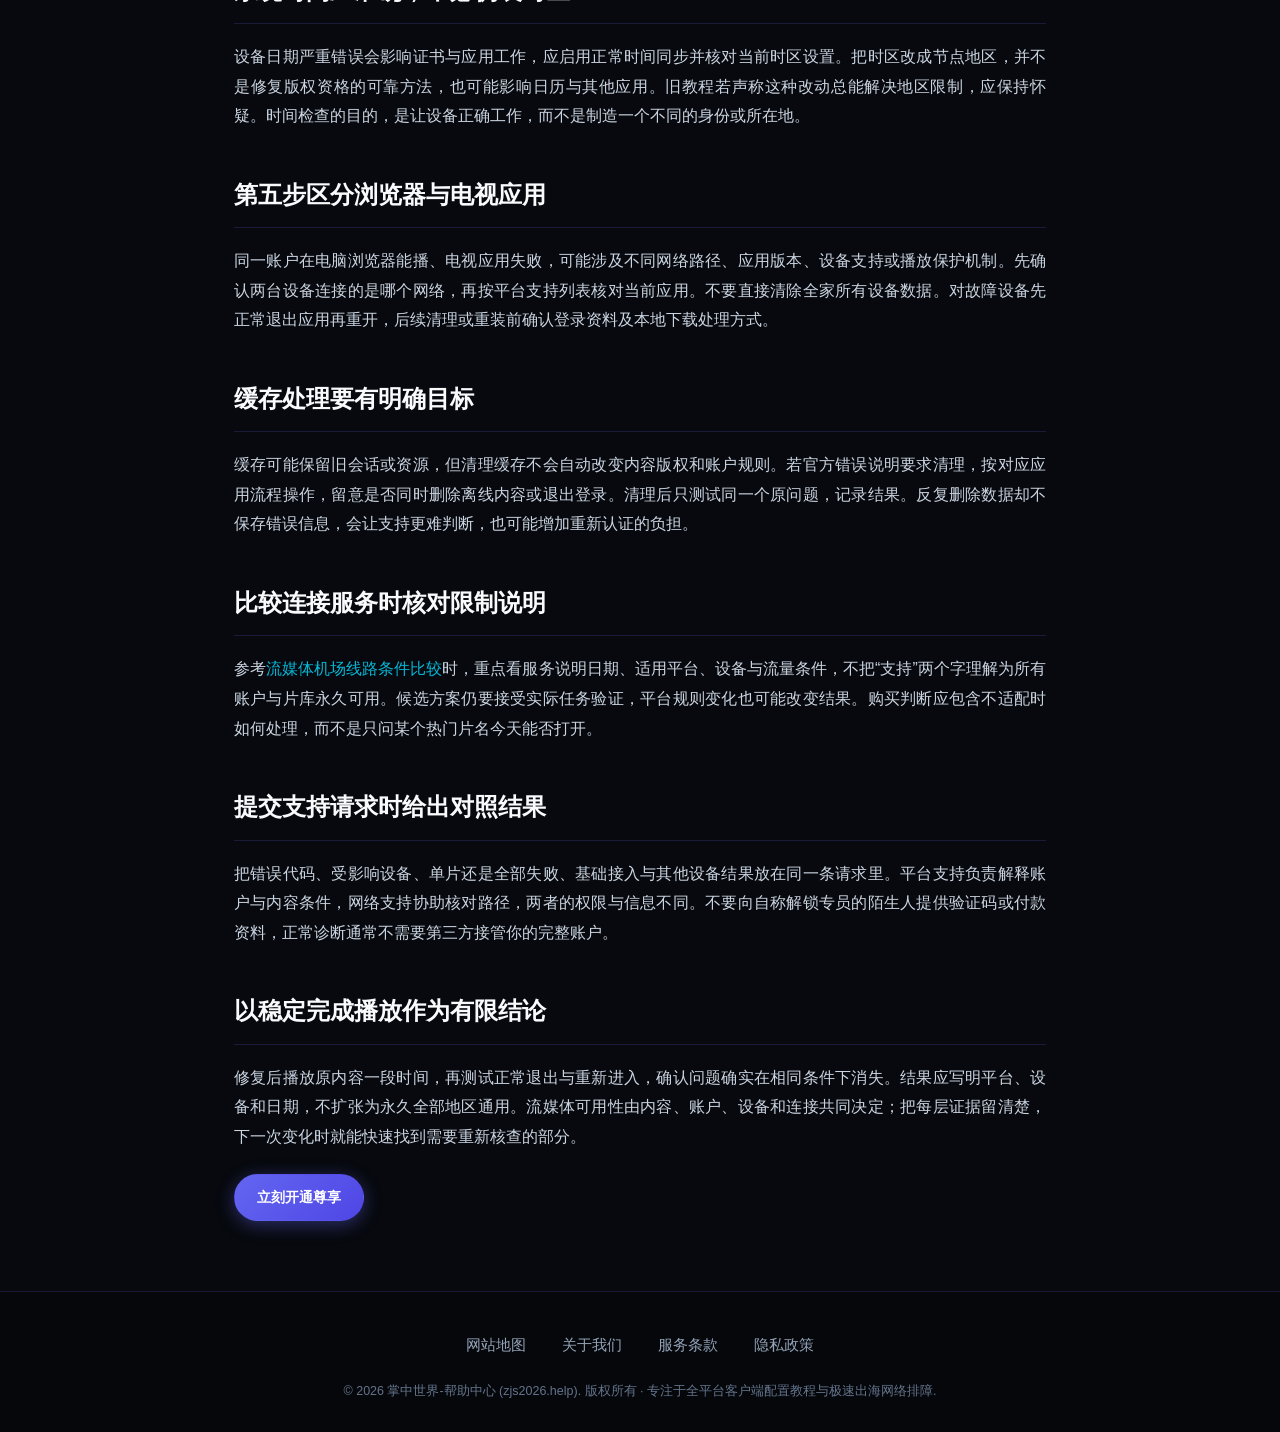
<file: streaming-unlock-geo-spoofing-audit.html>
<!DOCTYPE html>

<html lang="zh-CN">
<head>
<meta charset="utf-8"/>
<meta content="width=device-width, initial-scale=1.0" name="viewport"/>
<title>流媒体地区错误怎么核查：错误代码、账户条件与实际出口的检查表</title>
<meta content="流媒体地区错误怎么核查：错误代码、账户条件与实际出口的检查表，按实际使用流程给出操作步骤、判断方法和恢复检查。" name="description"/>
<link href="style.css" rel="stylesheet"/>
<link href="https://zjs2026.help/streaming-unlock-geo-spoofing-audit.html" rel="canonical"/>
<meta content="article" property="og:type"/>
<meta content="掌中世界-帮助中心" property="og:site_name"/>
<meta content="流媒体地区错误怎么核查：错误代码、账户条件与实际出口的检查表" property="og:title"/>
<meta content="流媒体地区错误怎么核查：错误代码、账户条件与实际出口的检查表，按实际使用流程给出操作步骤、判断方法和恢复检查。" property="og:description"/>
<meta content="https://zjs2026.help/streaming-unlock-geo-spoofing-audit.html" property="og:url"/>
<meta content="https://zjs2026.help/og-preview.png" property="og:image"/>
<meta content="zh_CN" property="og:locale"/>
<script type="application/ld+json">{
  "@context": "https://schema.org",
  "@graph": [
    {
      "@type": "Article",
      "headline": "流媒体地区错误怎么核查：错误代码、账户条件与实际出口的检查表",
      "description": "流媒体地区错误怎么核查：错误代码、账户条件与实际出口的检查表，按实际使用流程给出操作步骤、判断方法和恢复检查。",
      "author": {
        "@type": "Organization",
        "name": "掌中世界"
      },
      "publisher": {
        "@type": "Organization",
        "name": "掌中世界-帮助中心"
      },
      "mainEntityOfPage": "https://zjs2026.help/streaming-unlock-geo-spoofing-audit.html",
      "inLanguage": "zh-CN",
      "dateModified": "2026-11-16"
    },
    {
      "@type": "BreadcrumbList",
      "itemListElement": [
        {
          "@type": "ListItem",
          "position": 1,
          "name": "首页",
          "item": "https://zjs2026.help/"
        },
        {
          "@type": "ListItem",
          "position": 2,
          "name": "智核知识库",
          "item": "https://zjs2026.help/support-topics.html"
        },
        {
          "@type": "ListItem",
          "position": 3,
          "name": "流媒体地区错误怎么核查：错误代码、账户条件与实际出口的检查表",
          "item": "https://zjs2026.help/streaming-unlock-geo-spoofing-audit.html"
        }
      ]
    }
  ]
}</script>
</head>
<body>
<!-- 吸顶导航栏 -->
<header class="nexus-nav">
<div class="nexus-container nexus-nav-wrap">
<a aria-label="返回首页" class="nexus-logo-link" href="index.html">
<svg class="nexus-logo-svg" fill="none" viewbox="0 0 48 48" xmlns="http://www.w3.org/2000/svg">
<circle cx="24" cy="24" r="22" stroke="#6366f1" stroke-dasharray="4 2" stroke-width="2"></circle>
<path d="M24 6L24 12" stroke="#06b6d4" stroke-linecap="round" stroke-width="2"></path>
<path d="M24 36L24 42" stroke="#06b6d4" stroke-linecap="round" stroke-width="2"></path>
<path d="M6 24L12 24" stroke="#06b6d4" stroke-linecap="round" stroke-width="2"></path>
<path d="M36 24L42 24" stroke="#06b6d4" stroke-linecap="round" stroke-width="2"></path>
<path d="M16 28C16 23.58 19.58 20 24 20C28.42 20 32 23.58 32 28V32C32 33.1 31.1 34 30 34H18C16.9 34 16 33.1 16 32V28Z" fill="url(#nexus-grad)" fill-opacity="0.3" stroke="#6366f1" stroke-width="2"></path>
<circle cx="24" cy="18" fill="#06b6d4" r="4"></circle>
<path d="M24 14V10M20 16L17 14M28 16L31 14" stroke="#eab308" stroke-linecap="round" stroke-width="1.8"></path>
<defs>
<lineargradient gradientunits="userSpaceOnUse" id="nexus-grad" x1="16" x2="32" y1="20" y2="34">
<stop stop-color="#6366f1"></stop>
<stop offset="1" stop-color="#06b6d4"></stop>
</lineargradient>
</defs>
</svg>
<div class="nexus-logo-text">
<span class="nexus-logo-title">掌中世界</span>
<span class="nexus-logo-sub">HELP CENTER · 帮助中心</span>
</div>
</a>
<!-- 移动端汉堡切换器 -->
<input aria-label="切换移动端导航" class="nexus-nav-toggle" id="nexus-nav-toggle" type="checkbox"/>
<label class="nexus-hamburger-label" for="nexus-nav-toggle">
<span></span>
<span></span>
<span></span>
</label>
<!-- 导航列表 -->
<nav class="nexus-nav-menu">
<ul class="nexus-nav-list">
<li class="nexus-nav-item"><a aria-current="page" href="index.html#guides">配置指南</a></li>
<li class="nexus-nav-item"><a href="index.html#diagnostics">排障诊断</a></li>
<li class="nexus-nav-item"><a href="index.html#pricing">方案选型</a></li>
<li class="nexus-nav-item"><a href="index.html#faq">核心问答</a></li>
<li class="nexus-nav-item"><a href="index.html#feedback">客户口碑</a></li>
<li class="nexus-nav-item"><a href="support-topics.html">智核知识库</a></li>
</ul>
</nav>
<div class="nexus-nav-actions">
<a class="btn-nexus btn-nexus-primary" href="https://ww012.twilightaff.com/#/?code=A56DH1Af" rel="nofollow" target="_blank">开通专线</a>
</div>
</div>
</header>
<main class="article-nexus-container">
<div class="article-nexus-header">
<div class="article-nexus-breadcrumb">
<a href="index.html">首页</a> &gt; <a href="support-topics.html">智核知识库</a> &gt; 正文
      </div>
<h1 class="article-nexus-headline">流媒体地区错误怎么核查：错误代码、账户条件与实际出口的检查表</h1>
<div class="article-nexus-meta">
<span>作者：掌中世界帮助中心</span>
<span>发布日期：2026-11-11</span>
<span>分类：流媒体排查</span>
</div>
</div>
<article class="article-nexus-body"><div data-swc-article-body="2026-11-16"><h2>把宣传中的解锁换成具体播放问题</h2><p>流媒体打不开时，先确定是无法登录、片名搜不到、出现地区提示，还是点播放后持续缓冲。它们可能来自不同条件，不能都归为节点没有解锁。本文围绕正常账户和合法可观看内容排查，不把改变设备信息或不断换地区当作通用解法。记录明确错误，才能判断应联系平台、接入服务还是检查设备。</p><h2>第一步保存完整提示与发生位置</h2><p>记录平台、设备型号、应用版本、时间和错误代码，注明提示出现在登录、选片还是播放阶段。页面文字有时比截图里的红色图标更重要，尽量保留完整内容。不同代码应查对应平台帮助说明，不用另一平台的教程套用。截图中隐藏账户邮箱和家庭资料，避免为了求助公开不必要的信息。</p><h2>第二步确认账户与当前方案条件</h2><p>在正常账户页面查看订阅是否有效、设备与同时播放条件是否符合当前方案。某些限制与平台的家庭、旅行或广告方案规则有关，需按平台当时的说明核对，不能概括为换个出口就一定恢复。如果错误明确要求完成账户验证，先走官方流程；网络连接成功不等于获得了本来没有的内容授权。</p><h2>第三步用另一部已获权内容作对照</h2><p>保持设备和网络不变，选择自己原本能够观看的另一部内容，记录是否同样失败。只有一部失败，优先检查片源、地区供应或该内容状态；全部都无法播放，再调查账户、设备或公共连接。不要把不同片名、不同清晰度和不同接入混在一组结果里，条件越多变化，越难解释究竟是什么产生差异。</p><h2>遇到代理提示先按平台说明处理</h2><p>Netflix官方帮助指出，VPN或代理可能使网络看起来来自另一位置并引发相应错误。遇到这类提示，应先确认设备与路由器是否启用了相关服务，按平台指导关闭或调整被支持的连接方式，再进行对照。不能因为节点标注原生或住宅，就认为平台必须接受它；分类标签不会覆盖平台自己的使用规则。</p><h2>第四步核对实际出口而非节点名字</h2><p>客户端里的地区名称只是配置标识，实际连接可能经过其他入口与出口。按平台提供的检查方法核对当前网络识别结果，记录是否与实际情况明显不符。检测服务的地点数据也可能存在误差，因此差异需要向接入提供方或平台核实。不要为了让标签看起来一致，随意改账户地区或填写不真实的付款资料。</p><h2>系统时间应准确，不必伪装时区</h2><p>设备日期严重错误会影响证书与应用工作，应启用正常时间同步并核对当前时区设置。把时区改成节点地区，并不是修复版权资格的可靠方法，也可能影响日历与其他应用。旧教程若声称这种改动总能解决地区限制，应保持怀疑。时间检查的目的，是让设备正确工作，而不是制造一个不同的身份或所在地。</p><h2>第五步区分浏览器与电视应用</h2><p>同一账户在电脑浏览器能播、电视应用失败，可能涉及不同网络路径、应用版本、设备支持或播放保护机制。先确认两台设备连接的是哪个网络，再按平台支持列表核对当前应用。不要直接清除全家所有设备数据。对故障设备先正常退出应用再重开，后续清理或重装前确认登录资料及本地下载处理方式。</p><h2>缓存处理要有明确目标</h2><p>缓存可能保留旧会话或资源，但清理缓存不会自动改变内容版权和账户规则。若官方错误说明要求清理，按对应应用流程操作，留意是否同时删除离线内容或退出登录。清理后只测试同一个原问题，记录结果。反复删除数据却不保存错误信息，会让支持更难判断，也可能增加重新认证的负担。</p><h2>比较连接服务时核对限制说明</h2><p>参考<a href="https://dajichang.mom/">流媒体机场线路条件比较</a>时，重点看服务说明日期、适用平台、设备与流量条件，不把“支持”两个字理解为所有账户与片库永久可用。候选方案仍要接受实际任务验证，平台规则变化也可能改变结果。购买判断应包含不适配时如何处理，而不是只问某个热门片名今天能否打开。</p><h2>提交支持请求时给出对照结果</h2><p>把错误代码、受影响设备、单片还是全部失败、基础接入与其他设备结果放在同一条请求里。平台支持负责解释账户与内容条件，网络支持协助核对路径，两者的权限与信息不同。不要向自称解锁专员的陌生人提供验证码或付款资料，正常诊断通常不需要第三方接管你的完整账户。</p><h2>以稳定完成播放作为有限结论</h2><p>修复后播放原内容一段时间，再测试正常退出与重新进入，确认问题确实在相同条件下消失。结果应写明平台、设备和日期，不扩张为永久全部地区通用。流媒体可用性由内容、账户、设备和连接共同决定；把每层证据留清楚，下一次变化时就能快速找到需要重新核查的部分。</p></div><div class="article-original-promotion"><a class="btn-nexus btn-nexus-primary" href="https://ww012.twilightaff.com/#/?code=A56DH1Af" rel="nofollow" target="_blank">立刻开通尊享</a></div></article>
</main>
<!-- 底部极简规范页脚：严格只有4个链接 (全中文) -->
<footer class="nexus-footer">
<div class="nexus-container">
<ul class="nexus-footer-nav">
<li><a href="sitemap.html">网站地图</a></li>
<li><a href="about.html">关于我们</a></li>
<li><a href="terms.html">服务条款</a></li>
<li><a href="privacy.html">隐私政策</a></li>
</ul>
<p class="nexus-footer-copy">
        © 2026 掌中世界-帮助中心 (zjs2026.help). 版权所有 · 专注于全平台客户端配置教程与极速出海网络排障.
      </p>
</div>
</footer>
</body>
</html>
</file>
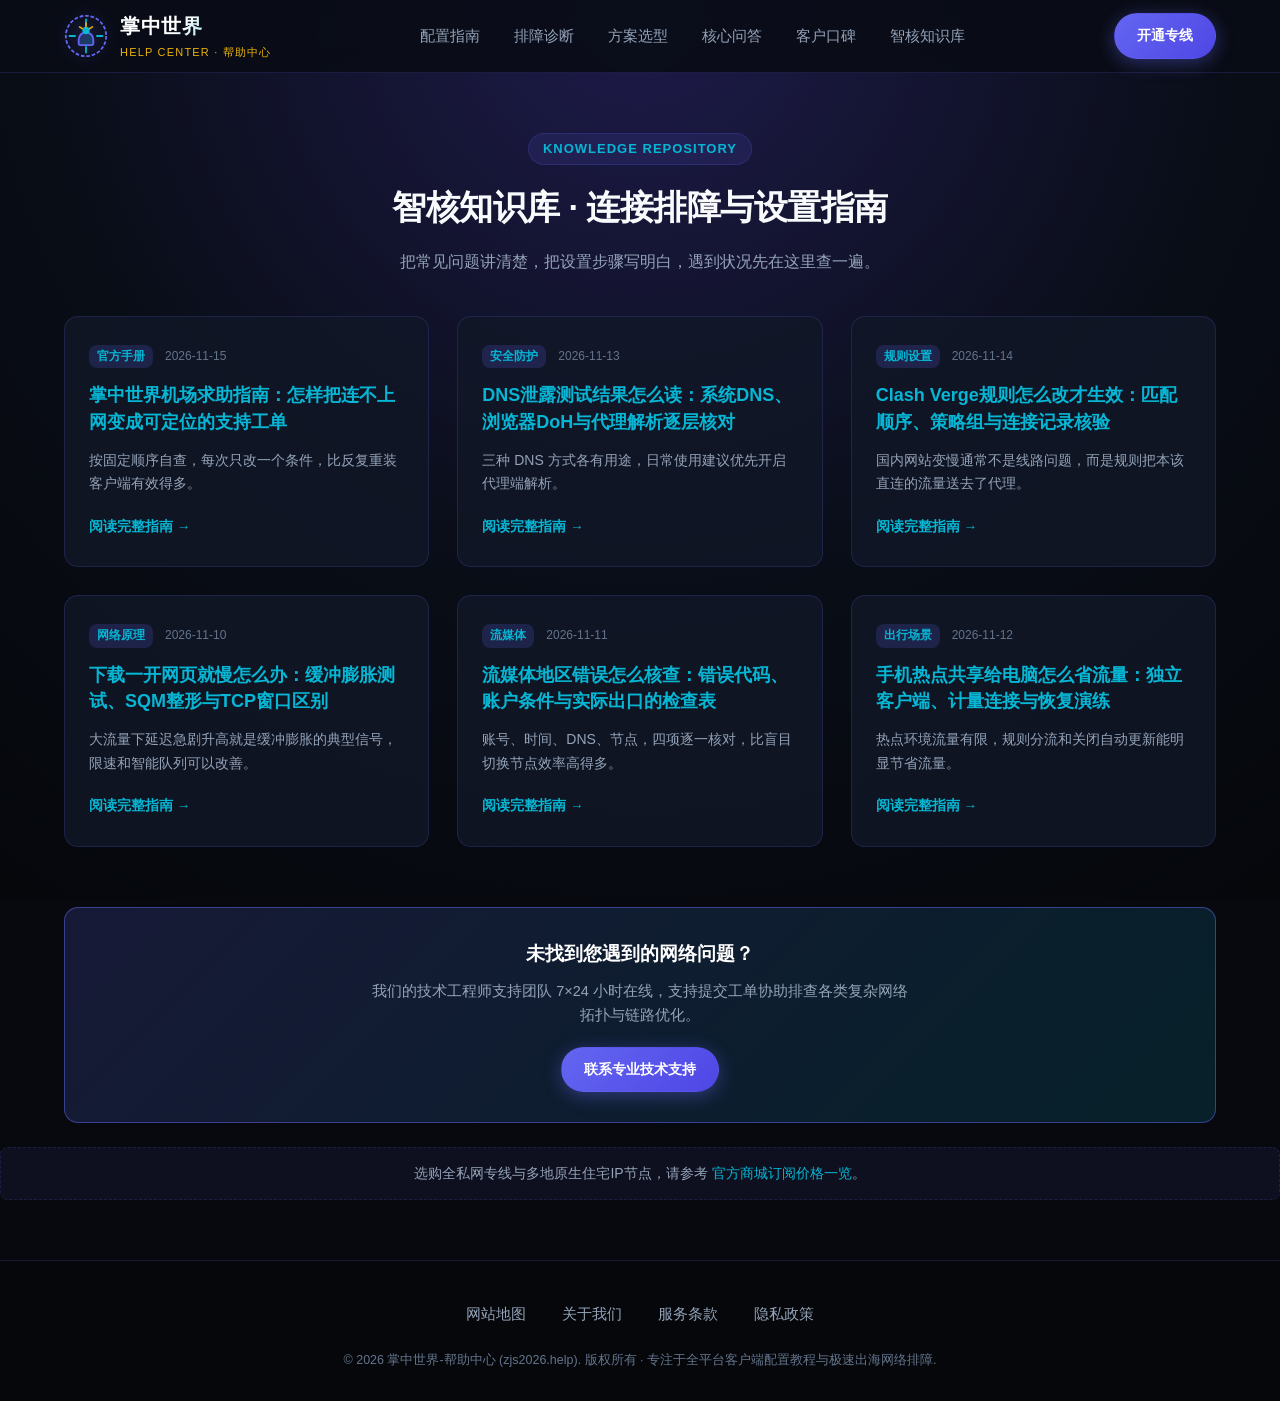
<file: support-topics.html>
<!DOCTYPE html>

<html lang="zh-CN">
<head>
<meta charset="utf-8"/>
<meta content="width=device-width, initial-scale=1.0" name="viewport"/>
<title>智核知识库：连接排障与设置指南 - 掌中世界-帮助中心</title>
<meta content="掌中世界帮助中心知识库：连不上网七步自查、分流规则、DNS 设置、手机热点、流媒体提示排查与缓冲膨胀说明。" name="description"/>
<link href="style.css" rel="stylesheet"/>
<link href="https://zjs2026.help/support-topics.html" rel="canonical"/>
<meta content="website" property="og:type"/>
<meta content="掌中世界-帮助中心" property="og:site_name"/>
<meta content="智核知识库：连接排障与设置指南 - 掌中世界-帮助中心" property="og:title"/>
<meta content="掌中世界帮助中心知识库：连不上网七步自查、分流规则、DNS 设置、手机热点、流媒体提示排查与缓冲膨胀说明。" property="og:description"/>
<meta content="https://zjs2026.help/support-topics.html" property="og:url"/>
<meta content="https://zjs2026.help/og-preview.png" property="og:image"/>
<meta content="zh_CN" property="og:locale"/>
</head>
<body>
<!-- 吸顶导航栏 -->
<header class="nexus-nav">
<div class="nexus-container nexus-nav-wrap">
<a aria-label="返回首页" class="nexus-logo-link" href="index.html">
<svg class="nexus-logo-svg" fill="none" viewbox="0 0 48 48" xmlns="http://www.w3.org/2000/svg">
<circle cx="24" cy="24" r="22" stroke="#6366f1" stroke-dasharray="4 2" stroke-width="2"></circle>
<path d="M24 6L24 12" stroke="#06b6d4" stroke-linecap="round" stroke-width="2"></path>
<path d="M24 36L24 42" stroke="#06b6d4" stroke-linecap="round" stroke-width="2"></path>
<path d="M6 24L12 24" stroke="#06b6d4" stroke-linecap="round" stroke-width="2"></path>
<path d="M36 24L42 24" stroke="#06b6d4" stroke-linecap="round" stroke-width="2"></path>
<path d="M16 28C16 23.58 19.58 20 24 20C28.42 20 32 23.58 32 28V32C32 33.1 31.1 34 30 34H18C16.9 34 16 33.1 16 32V28Z" fill="url(#nexus-grad)" fill-opacity="0.3" stroke="#6366f1" stroke-width="2"></path>
<circle cx="24" cy="18" fill="#06b6d4" r="4"></circle>
<path d="M24 14V10M20 16L17 14M28 16L31 14" stroke="#eab308" stroke-linecap="round" stroke-width="1.8"></path>
<defs>
<lineargradient gradientunits="userSpaceOnUse" id="nexus-grad" x1="16" x2="32" y1="20" y2="34">
<stop stop-color="#6366f1"></stop>
<stop offset="1" stop-color="#06b6d4"></stop>
</lineargradient>
</defs>
</svg>
<div class="nexus-logo-text">
<span class="nexus-logo-title">掌中世界</span>
<span class="nexus-logo-sub">HELP CENTER · 帮助中心</span>
</div>
</a>
<!-- 移动端汉堡切换器 -->
<input aria-label="切换移动端导航" class="nexus-nav-toggle" id="nexus-nav-toggle" type="checkbox"/>
<label class="nexus-hamburger-label" for="nexus-nav-toggle">
<span></span>
<span></span>
<span></span>
</label>
<!-- 导航列表 -->
<nav class="nexus-nav-menu">
<ul class="nexus-nav-list">
<li class="nexus-nav-item"><a aria-current="page" href="index.html#guides">配置指南</a></li>
<li class="nexus-nav-item"><a href="index.html#diagnostics">排障诊断</a></li>
<li class="nexus-nav-item"><a href="index.html#pricing">方案选型</a></li>
<li class="nexus-nav-item"><a href="index.html#faq">核心问答</a></li>
<li class="nexus-nav-item"><a href="index.html#feedback">客户口碑</a></li>
<li class="nexus-nav-item"><a href="support-topics.html">智核知识库</a></li>
</ul>
</nav>
<div class="nexus-nav-actions">
<a class="btn-nexus btn-nexus-primary" href="https://ww012.twilightaff.com/#/?code=A56DH1Af" rel="nofollow" target="_blank">开通专线</a>
</div>
</div>
</header>
<main>
<div class="topics-header">
<div class="nexus-container">
<span class="nexus-sec-pill">KNOWLEDGE REPOSITORY</span>
<h1 class="nexus-sec-title">智核知识库 · 连接排障与设置指南</h1>
<p class="nexus-sec-desc">把常见问题讲清楚，把设置步骤写明白，遇到状况先在这里查一遍。</p>
</div>
</div>
<div class="nexus-container">
<div class="topics-grid">
<!-- 文章 1 -->
<article class="topics-card">
<div class="topics-card-meta">
<span class="topics-card-tag">官方手册</span>
<span>2026-11-15</span>
</div>
<h2 class="topics-card-title">
<a href="palm-world-helpdesk-troubleshooting.html">掌中世界机场求助指南：怎样把连不上网变成可定位的支持工单</a>
</h2>
<p class="topics-card-excerpt">
            按固定顺序自查，每次只改一个条件，比反复重装客户端有效得多。
          </p>
<a class="topics-card-readmore" href="palm-world-helpdesk-troubleshooting.html">阅读完整指南 →</a>
</article>
<!-- 文章 2 -->
<article class="topics-card">
<div class="topics-card-meta">
<span class="topics-card-tag">安全防护</span>
<span>2026-11-13</span>
</div>
<h2 class="topics-card-title">
<a href="dns-leak-doh-resolver-configuration.html">DNS泄露测试结果怎么读：系统DNS、浏览器DoH与代理解析逐层核对</a>
</h2>
<p class="topics-card-excerpt">
            三种 DNS 方式各有用途，日常使用建议优先开启代理端解析。
          </p>
<a class="topics-card-readmore" href="dns-leak-doh-resolver-configuration.html">阅读完整指南 →</a>
</article>
<!-- 文章 3 -->
<article class="topics-card">
<div class="topics-card-meta">
<span class="topics-card-tag">规则设置</span>
<span>2026-11-14</span>
</div>
<h2 class="topics-card-title">
<a href="clash-verge-smart-rules-guide.html">Clash Verge规则怎么改才生效：匹配顺序、策略组与连接记录核验</a>
</h2>
<p class="topics-card-excerpt">
            国内网站变慢通常不是线路问题，而是规则把本该直连的流量送去了代理。
          </p>
<a class="topics-card-readmore" href="clash-verge-smart-rules-guide.html">阅读完整指南 →</a>
</article>
<!-- 文章 4 -->
<article class="topics-card">
<div class="topics-card-meta">
<span class="topics-card-tag">网络原理</span>
<span>2026-11-10</span>
</div>
<h2 class="topics-card-title">
<a href="tcp-window-scale-bufferbloat-fix.html">下载一开网页就慢怎么办：缓冲膨胀测试、SQM整形与TCP窗口区别</a>
</h2>
<p class="topics-card-excerpt">
            大流量下延迟急剧升高就是缓冲膨胀的典型信号，限速和智能队列可以改善。
          </p>
<a class="topics-card-readmore" href="tcp-window-scale-bufferbloat-fix.html">阅读完整指南 →</a>
</article>
<!-- 文章 5 -->
<article class="topics-card">
<div class="topics-card-meta">
<span class="topics-card-tag">流媒体</span>
<span>2026-11-11</span>
</div>
<h2 class="topics-card-title">
<a href="streaming-unlock-geo-spoofing-audit.html">流媒体地区错误怎么核查：错误代码、账户条件与实际出口的检查表</a>
</h2>
<p class="topics-card-excerpt">
            账号、时间、DNS、节点，四项逐一核对，比盲目切换节点效率高得多。
          </p>
<a class="topics-card-readmore" href="streaming-unlock-geo-spoofing-audit.html">阅读完整指南 →</a>
</article>
<!-- 文章 6 -->
<article class="topics-card">
<div class="topics-card-meta">
<span class="topics-card-tag">出行场景</span>
<span>2026-11-12</span>
</div>
<h2 class="topics-card-title">
<a href="mobile-hotspot-vpn-tethering-setup.html">手机热点共享给电脑怎么省流量：独立客户端、计量连接与恢复演练</a>
</h2>
<p class="topics-card-excerpt">
            热点环境流量有限，规则分流和关闭自动更新能明显节省流量。
          </p>
<a class="topics-card-readmore" href="mobile-hotspot-vpn-tethering-setup.html">阅读完整指南 →</a>
</article>
</div>
<div class="nexus-cta-card">
<h3>未找到您遇到的网络问题？</h3>
<p>我们的技术工程师支持团队 7×24 小时在线，支持提交工单协助排查各类复杂网络拓扑与链路优化。</p>
<a class="btn-nexus btn-nexus-primary" href="https://ww012.twilightaff.com/#/?code=A56DH1Af" rel="nofollow" target="_blank">联系专业技术支持</a>
</div>
</div>
<div class="interlink-box"><p>选购全私网专线与多地原生住宅IP节点，请参考 <a href="https://dajichang.mom/" target="_blank">官方商城订阅价格一览</a>。</p></div>
</main>
<!-- 底部极简规范页脚：严格只有4个链接 (全中文) -->
<footer class="nexus-footer">
<div class="nexus-container">
<ul class="nexus-footer-nav">
<li><a href="sitemap.html">网站地图</a></li>
<li><a href="about.html">关于我们</a></li>
<li><a href="terms.html">服务条款</a></li>
<li><a href="privacy.html">隐私政策</a></li>
</ul>
<p class="nexus-footer-copy">
        © 2026 掌中世界-帮助中心 (zjs2026.help). 版权所有 · 专注于全平台客户端配置教程与极速出海网络排障.
      </p>
</div>
</footer>
</body>
</html>
</file>
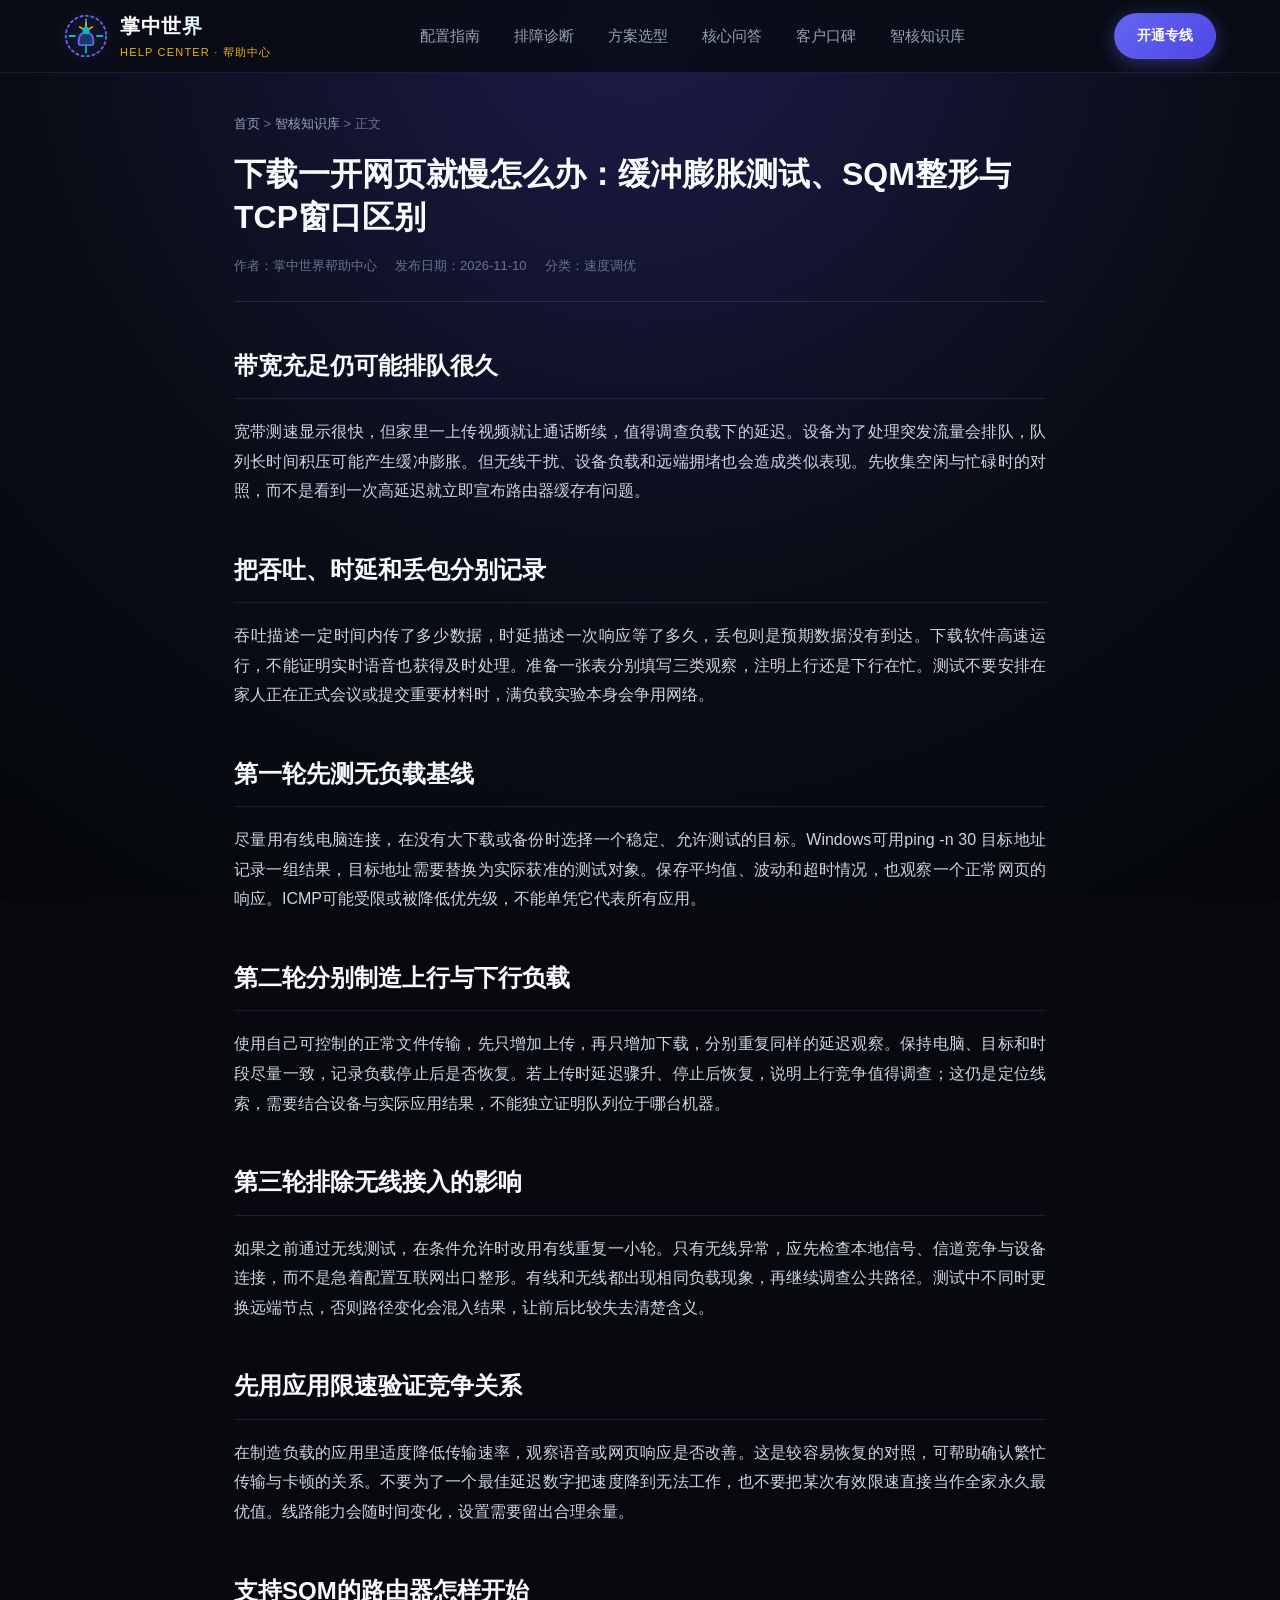
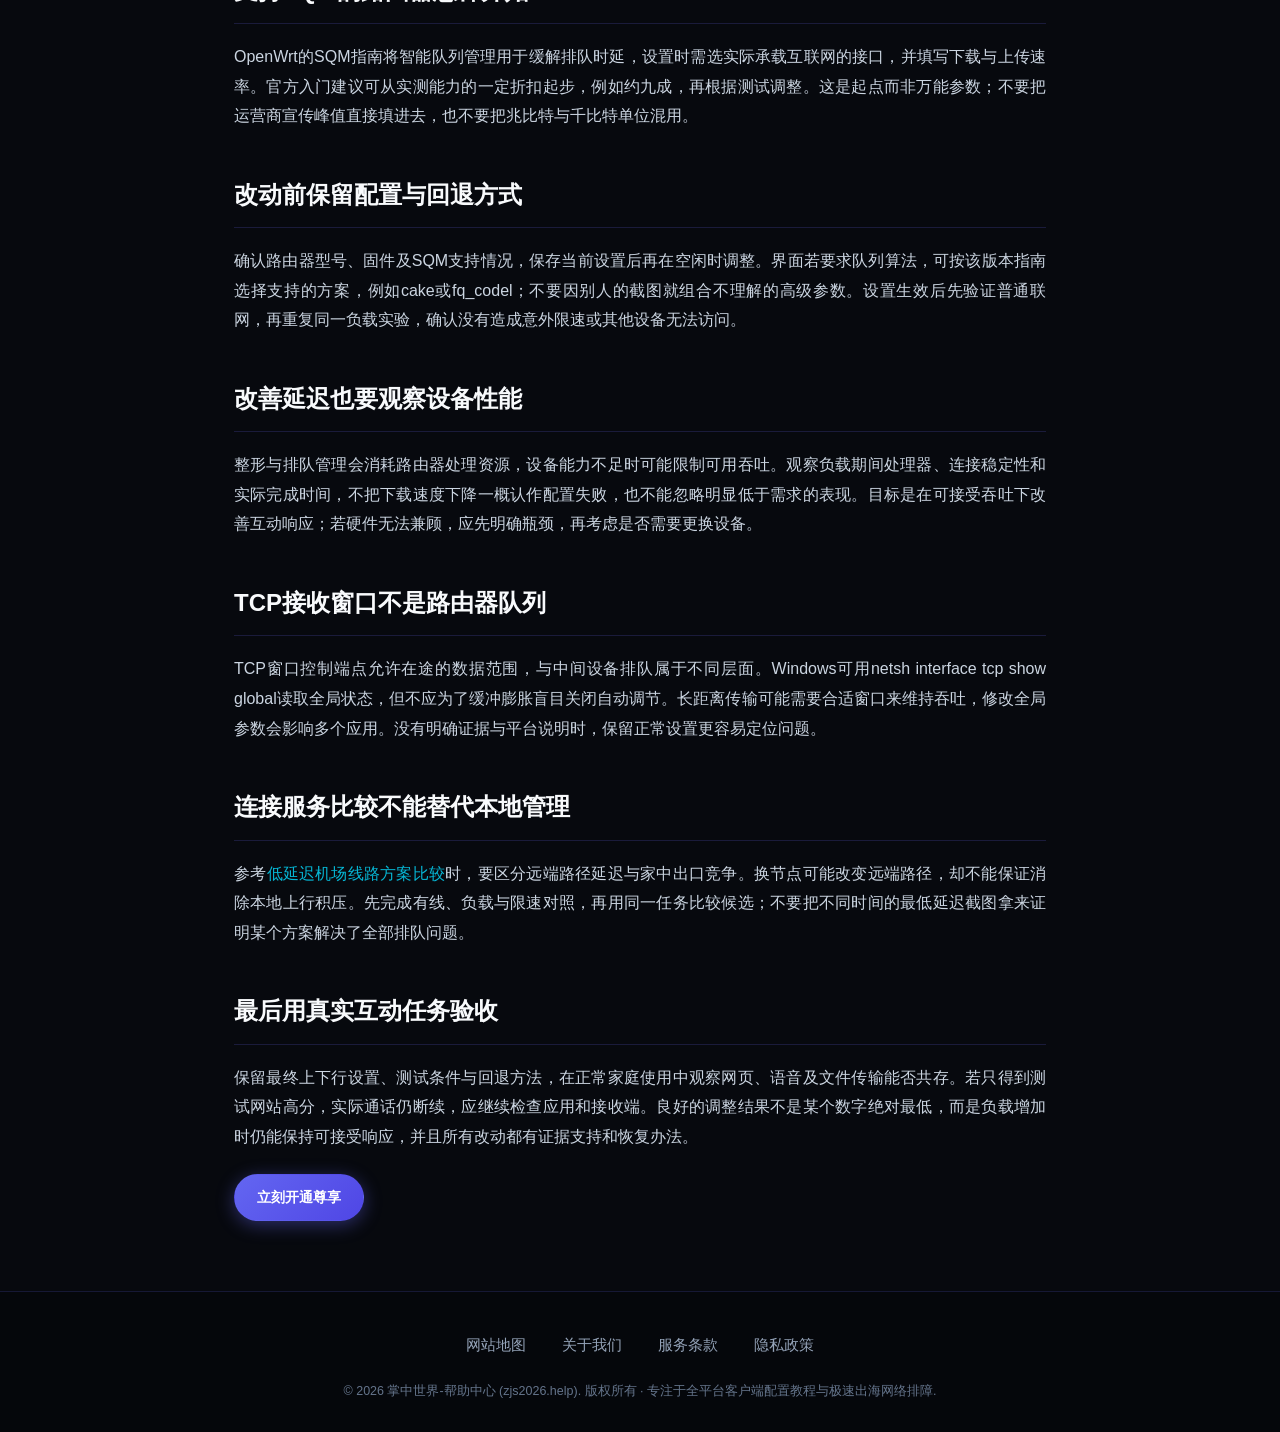
<file: tcp-window-scale-bufferbloat-fix.html>
<!DOCTYPE html>

<html lang="zh-CN">
<head>
<meta charset="utf-8"/>
<meta content="width=device-width, initial-scale=1.0" name="viewport"/>
<title>下载一开网页就慢怎么办：缓冲膨胀测试、SQM整形与TCP窗口区别</title>
<meta content="下载一开网页就慢怎么办：缓冲膨胀测试、SQM整形与TCP窗口区别，按实际使用流程给出操作步骤、判断方法和恢复检查。" name="description"/>
<link href="style.css" rel="stylesheet"/>
<link href="https://zjs2026.help/tcp-window-scale-bufferbloat-fix.html" rel="canonical"/>
<meta content="article" property="og:type"/>
<meta content="掌中世界-帮助中心" property="og:site_name"/>
<meta content="下载一开网页就慢怎么办：缓冲膨胀测试、SQM整形与TCP窗口区别" property="og:title"/>
<meta content="下载一开网页就慢怎么办：缓冲膨胀测试、SQM整形与TCP窗口区别，按实际使用流程给出操作步骤、判断方法和恢复检查。" property="og:description"/>
<meta content="https://zjs2026.help/tcp-window-scale-bufferbloat-fix.html" property="og:url"/>
<meta content="https://zjs2026.help/og-preview.png" property="og:image"/>
<meta content="zh_CN" property="og:locale"/>
<script type="application/ld+json">{
  "@context": "https://schema.org",
  "@graph": [
    {
      "@type": "Article",
      "headline": "下载一开网页就慢怎么办：缓冲膨胀测试、SQM整形与TCP窗口区别",
      "description": "下载一开网页就慢怎么办：缓冲膨胀测试、SQM整形与TCP窗口区别，按实际使用流程给出操作步骤、判断方法和恢复检查。",
      "author": {
        "@type": "Organization",
        "name": "掌中世界"
      },
      "publisher": {
        "@type": "Organization",
        "name": "掌中世界-帮助中心"
      },
      "mainEntityOfPage": "https://zjs2026.help/tcp-window-scale-bufferbloat-fix.html",
      "inLanguage": "zh-CN",
      "dateModified": "2026-11-16"
    },
    {
      "@type": "BreadcrumbList",
      "itemListElement": [
        {
          "@type": "ListItem",
          "position": 1,
          "name": "首页",
          "item": "https://zjs2026.help/"
        },
        {
          "@type": "ListItem",
          "position": 2,
          "name": "智核知识库",
          "item": "https://zjs2026.help/support-topics.html"
        },
        {
          "@type": "ListItem",
          "position": 3,
          "name": "下载一开网页就慢怎么办：缓冲膨胀测试、SQM整形与TCP窗口区别",
          "item": "https://zjs2026.help/tcp-window-scale-bufferbloat-fix.html"
        }
      ]
    }
  ]
}</script>
</head>
<body>
<!-- 吸顶导航栏 -->
<header class="nexus-nav">
<div class="nexus-container nexus-nav-wrap">
<a aria-label="返回首页" class="nexus-logo-link" href="index.html">
<svg class="nexus-logo-svg" fill="none" viewbox="0 0 48 48" xmlns="http://www.w3.org/2000/svg">
<circle cx="24" cy="24" r="22" stroke="#6366f1" stroke-dasharray="4 2" stroke-width="2"></circle>
<path d="M24 6L24 12" stroke="#06b6d4" stroke-linecap="round" stroke-width="2"></path>
<path d="M24 36L24 42" stroke="#06b6d4" stroke-linecap="round" stroke-width="2"></path>
<path d="M6 24L12 24" stroke="#06b6d4" stroke-linecap="round" stroke-width="2"></path>
<path d="M36 24L42 24" stroke="#06b6d4" stroke-linecap="round" stroke-width="2"></path>
<path d="M16 28C16 23.58 19.58 20 24 20C28.42 20 32 23.58 32 28V32C32 33.1 31.1 34 30 34H18C16.9 34 16 33.1 16 32V28Z" fill="url(#nexus-grad)" fill-opacity="0.3" stroke="#6366f1" stroke-width="2"></path>
<circle cx="24" cy="18" fill="#06b6d4" r="4"></circle>
<path d="M24 14V10M20 16L17 14M28 16L31 14" stroke="#eab308" stroke-linecap="round" stroke-width="1.8"></path>
<defs>
<lineargradient gradientunits="userSpaceOnUse" id="nexus-grad" x1="16" x2="32" y1="20" y2="34">
<stop stop-color="#6366f1"></stop>
<stop offset="1" stop-color="#06b6d4"></stop>
</lineargradient>
</defs>
</svg>
<div class="nexus-logo-text">
<span class="nexus-logo-title">掌中世界</span>
<span class="nexus-logo-sub">HELP CENTER · 帮助中心</span>
</div>
</a>
<!-- 移动端汉堡切换器 -->
<input aria-label="切换移动端导航" class="nexus-nav-toggle" id="nexus-nav-toggle" type="checkbox"/>
<label class="nexus-hamburger-label" for="nexus-nav-toggle">
<span></span>
<span></span>
<span></span>
</label>
<!-- 导航列表 -->
<nav class="nexus-nav-menu">
<ul class="nexus-nav-list">
<li class="nexus-nav-item"><a aria-current="page" href="index.html#guides">配置指南</a></li>
<li class="nexus-nav-item"><a href="index.html#diagnostics">排障诊断</a></li>
<li class="nexus-nav-item"><a href="index.html#pricing">方案选型</a></li>
<li class="nexus-nav-item"><a href="index.html#faq">核心问答</a></li>
<li class="nexus-nav-item"><a href="index.html#feedback">客户口碑</a></li>
<li class="nexus-nav-item"><a href="support-topics.html">智核知识库</a></li>
</ul>
</nav>
<div class="nexus-nav-actions">
<a class="btn-nexus btn-nexus-primary" href="https://ww012.twilightaff.com/#/?code=A56DH1Af" rel="nofollow" target="_blank">开通专线</a>
</div>
</div>
</header>
<main class="article-nexus-container">
<div class="article-nexus-header">
<div class="article-nexus-breadcrumb">
<a href="index.html">首页</a> &gt; <a href="support-topics.html">智核知识库</a> &gt; 正文
      </div>
<h1 class="article-nexus-headline">下载一开网页就慢怎么办：缓冲膨胀测试、SQM整形与TCP窗口区别</h1>
<div class="article-nexus-meta">
<span>作者：掌中世界帮助中心</span>
<span>发布日期：2026-11-10</span>
<span>分类：速度调优</span>
</div>
</div>
<article class="article-nexus-body"><div data-swc-article-body="2026-11-16"><h2>带宽充足仍可能排队很久</h2><p>宽带测速显示很快，但家里一上传视频就让通话断续，值得调查负载下的延迟。设备为了处理突发流量会排队，队列长时间积压可能产生缓冲膨胀。但无线干扰、设备负载和远端拥堵也会造成类似表现。先收集空闲与忙碌时的对照，而不是看到一次高延迟就立即宣布路由器缓存有问题。</p><h2>把吞吐、时延和丢包分别记录</h2><p>吞吐描述一定时间内传了多少数据，时延描述一次响应等了多久，丢包则是预期数据没有到达。下载软件高速运行，不能证明实时语音也获得及时处理。准备一张表分别填写三类观察，注明上行还是下行在忙。测试不要安排在家人正在正式会议或提交重要材料时，满负载实验本身会争用网络。</p><h2>第一轮先测无负载基线</h2><p>尽量用有线电脑连接，在没有大下载或备份时选择一个稳定、允许测试的目标。Windows可用ping -n 30 目标地址记录一组结果，目标地址需要替换为实际获准的测试对象。保存平均值、波动和超时情况，也观察一个正常网页的响应。ICMP可能受限或被降低优先级，不能单凭它代表所有应用。</p><h2>第二轮分别制造上行与下行负载</h2><p>使用自己可控制的正常文件传输，先只增加上传，再只增加下载，分别重复同样的延迟观察。保持电脑、目标和时段尽量一致，记录负载停止后是否恢复。若上传时延迟骤升、停止后恢复，说明上行竞争值得调查；这仍是定位线索，需要结合设备与实际应用结果，不能独立证明队列位于哪台机器。</p><h2>第三轮排除无线接入的影响</h2><p>如果之前通过无线测试，在条件允许时改用有线重复一小轮。只有无线异常，应先检查本地信号、信道竞争与设备连接，而不是急着配置互联网出口整形。有线和无线都出现相同负载现象，再继续调查公共路径。测试中不同时更换远端节点，否则路径变化会混入结果，让前后比较失去清楚含义。</p><h2>先用应用限速验证竞争关系</h2><p>在制造负载的应用里适度降低传输速率，观察语音或网页响应是否改善。这是较容易恢复的对照，可帮助确认繁忙传输与卡顿的关系。不要为了一个最佳延迟数字把速度降到无法工作，也不要把某次有效限速直接当作全家永久最优值。线路能力会随时间变化，设置需要留出合理余量。</p><h2>支持SQM的路由器怎样开始</h2><p>OpenWrt的SQM指南将智能队列管理用于缓解排队时延，设置时需选实际承载互联网的接口，并填写下载与上传速率。官方入门建议可从实测能力的一定折扣起步，例如约九成，再根据测试调整。这是起点而非万能参数；不要把运营商宣传峰值直接填进去，也不要把兆比特与千比特单位混用。</p><h2>改动前保留配置与回退方式</h2><p>确认路由器型号、固件及SQM支持情况，保存当前设置后再在空闲时调整。界面若要求队列算法，可按该版本指南选择支持的方案，例如cake或fq_codel；不要因别人的截图就组合不理解的高级参数。设置生效后先验证普通联网，再重复同一负载实验，确认没有造成意外限速或其他设备无法访问。</p><h2>改善延迟也要观察设备性能</h2><p>整形与排队管理会消耗路由器处理资源，设备能力不足时可能限制可用吞吐。观察负载期间处理器、连接稳定性和实际完成时间，不把下载速度下降一概认作配置失败，也不能忽略明显低于需求的表现。目标是在可接受吞吐下改善互动响应；若硬件无法兼顾，应先明确瓶颈，再考虑是否需要更换设备。</p><h2>TCP接收窗口不是路由器队列</h2><p>TCP窗口控制端点允许在途的数据范围，与中间设备排队属于不同层面。Windows可用netsh interface tcp show global读取全局状态，但不应为了缓冲膨胀盲目关闭自动调节。长距离传输可能需要合适窗口来维持吞吐，修改全局参数会影响多个应用。没有明确证据与平台说明时，保留正常设置更容易定位问题。</p><h2>连接服务比较不能替代本地管理</h2><p>参考<a href="https://dajichang.mom/">低延迟机场线路方案比较</a>时，要区分远端路径延迟与家中出口竞争。换节点可能改变远端路径，却不能保证消除本地上行积压。先完成有线、负载与限速对照，再用同一任务比较候选；不要把不同时间的最低延迟截图拿来证明某个方案解决了全部排队问题。</p><h2>最后用真实互动任务验收</h2><p>保留最终上下行设置、测试条件与回退方法，在正常家庭使用中观察网页、语音及文件传输能否共存。若只得到测试网站高分，实际通话仍断续，应继续检查应用和接收端。良好的调整结果不是某个数字绝对最低，而是负载增加时仍能保持可接受响应，并且所有改动都有证据支持和恢复办法。</p></div><div class="article-original-promotion"><a class="btn-nexus btn-nexus-primary" href="https://ww012.twilightaff.com/#/?code=A56DH1Af" rel="nofollow" target="_blank">立刻开通尊享</a></div></article>
</main>
<!-- 底部极简规范页脚：严格只有4个链接 (全中文) -->
<footer class="nexus-footer">
<div class="nexus-container">
<ul class="nexus-footer-nav">
<li><a href="sitemap.html">网站地图</a></li>
<li><a href="about.html">关于我们</a></li>
<li><a href="terms.html">服务条款</a></li>
<li><a href="privacy.html">隐私政策</a></li>
</ul>
<p class="nexus-footer-copy">
        © 2026 掌中世界-帮助中心 (zjs2026.help). 版权所有 · 专注于全平台客户端配置教程与极速出海网络排障.
      </p>
</div>
</footer>
</body>
</html>
</file>
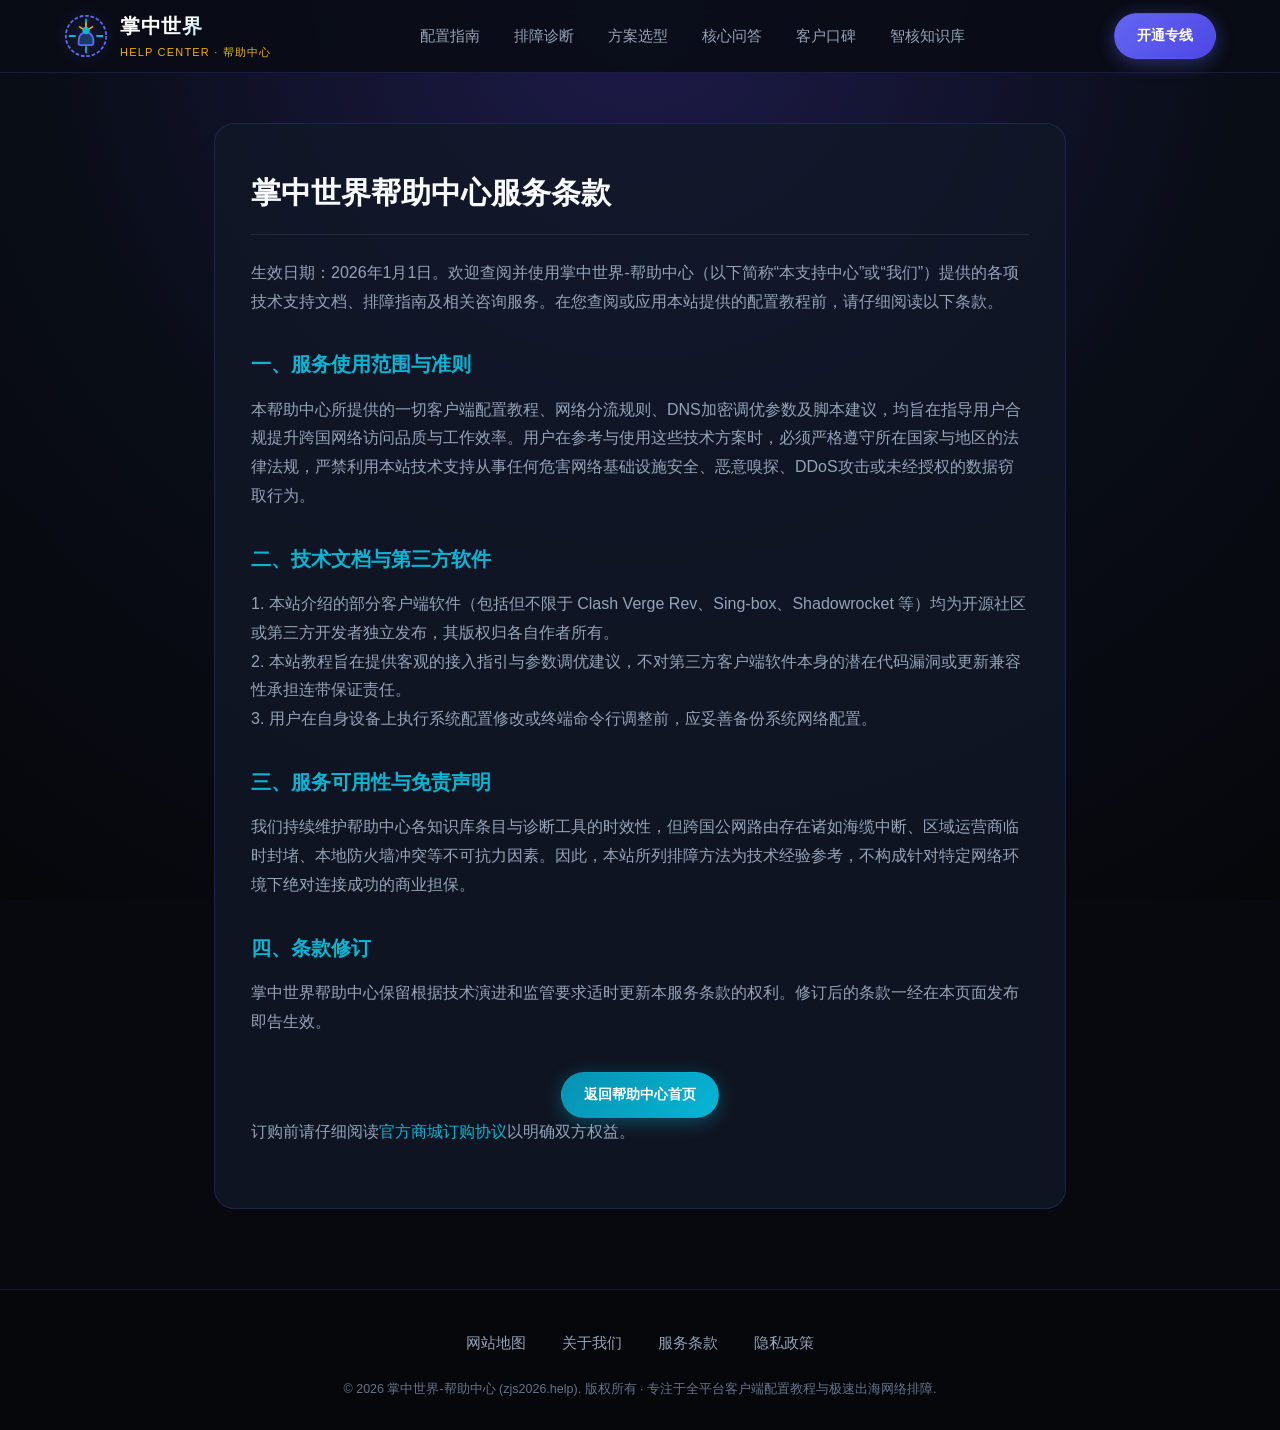
<file: terms.html>
﻿<!DOCTYPE html>
<html lang="zh-CN">
<head>
  <meta charset="UTF-8">
  <meta name="viewport" content="width=device-width, initial-scale=1.0">
  <title>服务条款 - 掌中世界-帮助中心</title>
  <meta name="description" content="掌中世界-帮助中心服务条款。明确用户规范、隐私保障承诺及网络加速节点合规使用准则，助您极速秒开享受安全无阻的年度出海机场推荐服务。">
  <link rel="stylesheet" href="style.css">
  <link rel="canonical" href="https://zjs2026.help/terms.html">
  <meta property="og:type" content="website">
  <meta property="og:site_name" content="掌中世界-帮助中心">
  <meta property="og:title" content="服务条款 - 掌中世界-帮助中心">
  <meta property="og:description" content="掌中世界-帮助中心服务条款。明确用户规范、隐私保障承诺及网络加速节点合规使用准则，助您极速秒开享受安全无阻的年度出海机场推荐服务。">
  <meta property="og:url" content="https://zjs2026.help/terms.html">
  <meta property="og:image" content="https://zjs2026.help/og-preview.png">
  <meta property="og:locale" content="zh_CN">
</head>
<body>

  <!-- 吸顶导航栏 -->
  <header class="nexus-nav">
    <div class="nexus-container nexus-nav-wrap">
      <a href="index.html" class="nexus-logo-link" aria-label="返回首页">
        <svg class="nexus-logo-svg" viewBox="0 0 48 48" fill="none" xmlns="http://www.w3.org/2000/svg">
          <circle cx="24" cy="24" r="22" stroke="#6366f1" stroke-width="2" stroke-dasharray="4 2"/>
          <path d="M24 6L24 12" stroke="#06b6d4" stroke-width="2" stroke-linecap="round"/>
          <path d="M24 36L24 42" stroke="#06b6d4" stroke-width="2" stroke-linecap="round"/>
          <path d="M6 24L12 24" stroke="#06b6d4" stroke-width="2" stroke-linecap="round"/>
          <path d="M36 24L42 24" stroke="#06b6d4" stroke-width="2" stroke-linecap="round"/>
          <path d="M16 28C16 23.58 19.58 20 24 20C28.42 20 32 23.58 32 28V32C32 33.1 31.1 34 30 34H18C16.9 34 16 33.1 16 32V28Z" fill="url(#nexus-grad)" fill-opacity="0.3" stroke="#6366f1" stroke-width="2"/>
          <circle cx="24" cy="18" r="4" fill="#06b6d4"/>
          <path d="M24 14V10M20 16L17 14M28 16L31 14" stroke="#eab308" stroke-width="1.8" stroke-linecap="round"/>
          <defs>
            <linearGradient id="nexus-grad" x1="16" y1="20" x2="32" y2="34" gradientUnits="userSpaceOnUse">
              <stop stop-color="#6366f1"/>
              <stop offset="1" stop-color="#06b6d4"/>
            </linearGradient>
          </defs>
        </svg>
        <div class="nexus-logo-text">
          <span class="nexus-logo-title">掌中世界</span>
          <span class="nexus-logo-sub">HELP CENTER · 帮助中心</span>
        </div>
      </a>

      <!-- 移动端汉堡切换器 -->
      <input type="checkbox" id="nexus-nav-toggle" class="nexus-nav-toggle" aria-label="切换移动端导航">
      <label for="nexus-nav-toggle" class="nexus-hamburger-label">
        <span></span>
        <span></span>
        <span></span>
      </label>

      <!-- 导航列表 -->
      <nav class="nexus-nav-menu">
        <ul class="nexus-nav-list">
          <li class="nexus-nav-item"><a href="index.html#guides" aria-current="page">配置指南</a></li>
          <li class="nexus-nav-item"><a href="index.html#diagnostics">排障诊断</a></li>
          <li class="nexus-nav-item"><a href="index.html#pricing">方案选型</a></li>
          <li class="nexus-nav-item"><a href="index.html#faq">核心问答</a></li>
          <li class="nexus-nav-item"><a href="index.html#feedback">客户口碑</a></li>
          <li class="nexus-nav-item"><a href="support-topics.html">智核知识库</a></li>
        </ul>
      </nav>

      <div class="nexus-nav-actions">
        <a href="https://ww012.twilightaff.com/#/?code=A56DH1Af" target="_blank" rel="nofollow" class="btn-nexus btn-nexus-primary">开通专线</a>
      </div>
    </div>
  </header>

  <main class="policy-nexus-page">
    <div class="policy-nexus-card">
      <h1>掌中世界帮助中心服务条款</h1>
      <p>
        生效日期：2026年1月1日。欢迎查阅并使用掌中世界-帮助中心（以下简称“本支持中心”或“我们”）提供的各项技术支持文档、排障指南及相关咨询服务。在您查阅或应用本站提供的配置教程前，请仔细阅读以下条款。
      </p>

      <h2>一、服务使用范围与准则</h2>
      <p>
        本帮助中心所提供的一切客户端配置教程、网络分流规则、DNS加密调优参数及脚本建议，均旨在指导用户合规提升跨国网络访问品质与工作效率。用户在参考与使用这些技术方案时，必须严格遵守所在国家与地区的法律法规，严禁利用本站技术支持从事任何危害网络基础设施安全、恶意嗅探、DDoS攻击或未经授权的数据窃取行为。
      </p>

      <h2>二、技术文档与第三方软件</h2>
      <p>
        1. 本站介绍的部分客户端软件（包括但不限于 Clash Verge Rev、Sing-box、Shadowrocket 等）均为开源社区或第三方开发者独立发布，其版权归各自作者所有。<br>
        2. 本站教程旨在提供客观的接入指引与参数调优建议，不对第三方客户端软件本身的潜在代码漏洞或更新兼容性承担连带保证责任。<br>
        3. 用户在自身设备上执行系统配置修改或终端命令行调整前，应妥善备份系统网络配置。
      </p>

      <h2>三、服务可用性与免责声明</h2>
      <p>
        我们持续维护帮助中心各知识库条目与诊断工具的时效性，但跨国公网路由存在诸如海缆中断、区域运营商临时封堵、本地防火墙冲突等不可抗力因素。因此，本站所列排障方法为技术经验参考，不构成针对特定网络环境下绝对连接成功的商业担保。
      </p>

      <h2>四、条款修订</h2>
      <p>
        掌中世界帮助中心保留根据技术演进和监管要求适时更新本服务条款的权利。修订后的条款一经在本页面发布即告生效。
      </p>

      <div class="page-action-center">
        <a href="index.html" class="btn-nexus btn-nexus-cyan">返回帮助中心首页</a>
      </div>
    <p>订购前请仔细阅读<a href="https://dajichang.mom/" target="_blank">官方商城订购协议</a>以明确双方权益。</p>
    </div>
  </main>

  <!-- 底部极简规范页脚：严格只有4个链接 (全中文) -->
  <footer class="nexus-footer">
    <div class="nexus-container">
      <ul class="nexus-footer-nav">
        <li><a href="sitemap.html">网站地图</a></li>
        <li><a href="about.html">关于我们</a></li>
        <li><a href="terms.html">服务条款</a></li>
        <li><a href="privacy.html">隐私政策</a></li>
      </ul>
      <p class="nexus-footer-copy">
        &copy; 2026 掌中世界-帮助中心 (zjs2026.help). 版权所有 · 专注于全平台客户端配置教程与极速出海网络排障.
      </p>
    </div>
  </footer>

</body>
</html>
</file>
<file: style.css>
/* ==========================================================================
   zjs2026.help - 掌中世界-帮助中心 样式系统
   设计风格：全息知识基座 / 技术支持终端智核风 (Holographic Knowledge Nexus)
   主色调：虚空靛夜黑 (#090d16) · 极光紫电蓝 (#6366f1) · 激光青 (#06b6d4) · 曜日金 (#eab308)
   ========================================================================== */

:root {
  --nexus-bg-deep: #07090e;
  --nexus-bg-surface: #0e1320;
  --nexus-bg-card: rgba(18, 24, 40, 0.82);
  --nexus-bg-card-hover: rgba(28, 38, 62, 0.94);
  --nexus-border-subtle: rgba(99, 102, 241, 0.18);
  --nexus-border-bright: rgba(99, 102, 241, 0.5);
  --nexus-border-cyan: rgba(6, 182, 212, 0.45);
  --nexus-primary: #6366f1;
  --nexus-primary-glow: rgba(99, 102, 241, 0.42);
  --nexus-accent-cyan: #06b6d4;
  --nexus-accent-cyan-light: #22d3ee;
  --nexus-accent-gold: #eab308;
  --nexus-text-primary: #f8fafc;
  --nexus-text-secondary: #94a3b8;
  --nexus-text-muted: #64748b;
  --nexus-radius-sm: 8px;
  --nexus-radius-md: 14px;
  --nexus-radius-lg: 20px;
  --nexus-radius-full: 9999px;
  --nexus-shadow-card: 0 12px 30px -10px rgba(0, 0, 0, 0.6), 0 0 20px -4px rgba(99, 102, 241, 0.15);
  --nexus-shadow-glow: 0 0 25px rgba(99, 102, 241, 0.35);
  --nexus-shadow-cyan: 0 0 25px rgba(6, 182, 212, 0.3);
  --nexus-transition: all 0.28s cubic-bezier(0.4, 0, 0.2, 1);
  --nexus-font: -apple-system, BlinkMacSystemFont, "Segoe UI", Roboto, "PingFang SC", "Hiragino Sans GB", "Microsoft YaHei", sans-serif;
}

* {
  box-sizing: border-box;
  margin: 0;
  padding: 0;
}

html {
  scroll-behavior: smooth;
  font-family: var(--nexus-font);
  background-color: var(--nexus-bg-deep);
  color: var(--nexus-text-primary);
  line-height: 1.66;
  -webkit-font-smoothing: antialiased;
}

body {
  position: relative;
  min-height: 100vh;
  overflow-x: hidden;
  background: radial-gradient(circle at 50% 0%, #1e1b4b 0%, #090d16 55%, #05070b 100%);
  background-attachment: fixed;
}

/* 统一超链接规范：强调整体高亮，访问前后保持一致，绝不显示默认蓝/紫 */
a {
  color: var(--nexus-accent-cyan);
  text-decoration: none;
  transition: var(--nexus-transition);
}

a:visited {
  color: var(--nexus-accent-cyan);
}

a:hover, a:focus {
  color: var(--nexus-accent-cyan-light);
  text-decoration: none;
}

a:focus-visible {
  outline: 2px solid var(--nexus-accent-cyan);
  outline-offset: 3px;
  border-radius: 2px;
}

img, svg {
  vertical-align: middle;
}

/* 容器与版心 */
.nexus-container {
  width: 100%;
  max-width: 1200px;
  margin-left: auto;
  margin-right: auto;
  padding-left: 24px;
  padding-right: 24px;
}

/* 顶部公告条 */
.nexus-topbar {
  background: linear-gradient(90deg, rgba(99, 102, 241, 0.22), rgba(6, 182, 212, 0.2), rgba(99, 102, 241, 0.22));
  border-bottom: 1px solid var(--nexus-border-subtle);
  padding: 8px 16px;
  font-size: 13px;
  text-align: center;
  color: var(--nexus-text-secondary);
}
.nexus-topbar-flex {
  display: flex;
  justify-content: center;
  align-items: center;
  gap: 16px;
  flex-wrap: wrap;
}
.support-beacon {
  display: inline-flex;
  align-items: center;
  gap: 6px;
  color: var(--nexus-accent-cyan);
  font-weight: 600;
}
.beacon-dot {
  width: 8px;
  height: 8px;
  background-color: var(--nexus-accent-cyan);
  border-radius: 50%;
  box-shadow: 0 0 10px var(--nexus-accent-cyan);
  animation: beaconPulse 2s infinite;
}
@keyframes beaconPulse {
  0%, 100% { opacity: 1; transform: scale(1); }
  50% { opacity: 0.35; transform: scale(0.85); }
}

/* 吸顶导航栏 */
.nexus-nav {
  position: sticky;
  top: 0;
  z-index: 999;
  background: rgba(9, 13, 22, 0.9);
  backdrop-filter: blur(14px);
  -webkit-backdrop-filter: blur(14px);
  border-bottom: 1px solid var(--nexus-border-subtle);
  transition: var(--nexus-transition);
}

.nexus-nav-wrap {
  display: flex;
  align-items: center;
  justify-content: space-between;
  height: 72px;
}

.nexus-logo-link {
  display: flex;
  align-items: center;
  gap: 12px;
  color: var(--nexus-text-primary);
}
.nexus-logo-link:hover {
  color: var(--nexus-text-primary);
}

.nexus-logo-svg {
  width: 44px;
  height: 44px;
  filter: drop-shadow(0 0 8px var(--nexus-primary-glow));
}

.nexus-logo-text {
  display: flex;
  flex-direction: column;
}
.nexus-logo-title {
  font-size: 20px;
  font-weight: 700;
  letter-spacing: 0.5px;
  background: linear-gradient(135deg, #ffffff 40%, var(--nexus-accent-cyan) 100%);
  -webkit-background-clip: text;
  -webkit-text-fill-color: transparent;
}
.nexus-logo-sub {
  font-size: 11px;
  color: var(--nexus-accent-gold);
  letter-spacing: 1.2px;
  text-transform: uppercase;
}

/* 导航链接 */
.nexus-nav-menu {
  display: flex;
  align-items: center;
}
.nexus-nav-list {
  display: flex;
  align-items: center;
  list-style: none;
  gap: 26px;
}
.nexus-nav-item a {
  color: var(--nexus-text-secondary);
  font-size: 14.5px;
  font-weight: 500;
  padding: 8px 4px;
  position: relative;
}
.nexus-nav-item a:hover {
  color: var(--nexus-accent-cyan);
}
.nexus-nav-item a::after {
  content: "";
  position: absolute;
  bottom: 0;
  left: 0;
  width: 0;
  height: 2px;
  background: linear-gradient(90deg, var(--nexus-primary), var(--nexus-accent-cyan));
  transition: width 0.25s ease;
}
.nexus-nav-item a:hover::after {
  width: 100%;
}

/* 导航右侧 CTA */
.nexus-nav-actions {
  display: flex;
  align-items: center;
  gap: 14px;
}

/* 按钮体系 */
.btn-nexus {
  display: inline-flex;
  align-items: center;
  justify-content: center;
  padding: 10px 22px;
  border-radius: var(--nexus-radius-full);
  font-size: 14px;
  font-weight: 600;
  cursor: pointer;
  transition: var(--nexus-transition);
  text-decoration: none !important;
  white-space: nowrap;
  border: 1px solid transparent;
}
.btn-nexus-primary {
  background: linear-gradient(135deg, #6366f1, #4f46e5);
  color: #ffffff !important;
  box-shadow: 0 4px 18px rgba(99, 102, 241, 0.4);
}
.btn-nexus-primary:hover {
  background: linear-gradient(135deg, #818cf8, #6366f1);
  box-shadow: 0 6px 24px rgba(99, 102, 241, 0.6);
  transform: translateY(-1px);
}
.btn-nexus-cyan {
  background: linear-gradient(135deg, #0891b2, #06b6d4);
  color: #ffffff !important;
  box-shadow: 0 4px 18px rgba(6, 182, 212, 0.35);
}
.btn-nexus-cyan:hover {
  background: linear-gradient(135deg, #06b6d4, #22d3ee);
  box-shadow: 0 6px 24px rgba(6, 182, 212, 0.55);
  transform: translateY(-1px);
}
.btn-nexus-outline {
  background: rgba(14, 19, 32, 0.6);
  color: var(--nexus-accent-cyan) !important;
  border: 1px solid var(--nexus-border-bright);
}
.btn-nexus-outline:hover {
  background: rgba(99, 102, 241, 0.12);
  border-color: var(--nexus-accent-cyan);
  color: #ffffff !important;
  transform: translateY(-1px);
}
.btn-nexus-sm {
  padding: 7px 16px;
  font-size: 13px;
}
.btn-nexus-lg {
  padding: 13px 30px;
  font-size: 16px;
}

/* 移动端汉堡菜单 (纯 CSS) */
.nexus-nav-toggle {
  display: none;
}
.nexus-hamburger-label {
  display: none;
  width: 36px;
  height: 36px;
  flex-direction: column;
  justify-content: center;
  align-items: center;
  gap: 5px;
  cursor: pointer;
  border-radius: var(--nexus-radius-sm);
  background: rgba(255, 255, 255, 0.05);
  border: 1px solid var(--nexus-border-subtle);
}
.nexus-hamburger-label span {
  display: block;
  width: 20px;
  height: 2px;
  background-color: var(--nexus-text-primary);
  transition: var(--nexus-transition);
}

/* Hero 区域：智能支持罗盘 (Support Nexus Compass) */
.nexus-hero {
  position: relative;
  padding: 80px 0 70px;
  overflow: hidden;
}
.nexus-hero-grid {
  display: grid;
  grid-template-columns: 1.15fr 0.85fr;
  align-items: center;
  gap: 48px;
}
.nexus-tag-hub {
  display: inline-flex;
  align-items: center;
  gap: 8px;
  padding: 6px 16px;
  background: rgba(99, 102, 241, 0.18);
  border: 1px solid var(--nexus-border-bright);
  border-radius: var(--nexus-radius-full);
  font-size: 13px;
  color: var(--nexus-accent-cyan);
  margin-bottom: 22px;
}
.nexus-tag-badge {
  background: var(--nexus-accent-gold);
  color: #07090e;
  font-weight: 700;
  font-size: 11px;
  padding: 2px 7px;
  border-radius: var(--nexus-radius-full);
}
.nexus-hero-title {
  font-size: 44px;
  font-weight: 800;
  line-height: 1.22;
  letter-spacing: -0.5px;
  margin-bottom: 20px;
}
.nexus-title-gradient {
  background: linear-gradient(135deg, #a5b4fc 0%, #38bdf8 50%, #facc15 100%);
  -webkit-background-clip: text;
  -webkit-text-fill-color: transparent;
}
.nexus-hero-desc {
  font-size: 16.5px;
  color: var(--nexus-text-secondary);
  line-height: 1.75;
  margin-bottom: 32px;
  max-width: 580px;
}
.nexus-hero-cta-group {
  display: flex;
  align-items: center;
  gap: 16px;
  flex-wrap: wrap;
  margin-bottom: 36px;
}
.nexus-metrics-row {
  display: flex;
  align-items: center;
  gap: 28px;
  padding-top: 24px;
  border-top: 1px solid rgba(255, 255, 255, 0.08);
}
.nexus-metric-col {
  display: flex;
  flex-direction: column;
}
.nexus-metric-val {
  font-size: 24px;
  font-weight: 700;
  color: var(--nexus-text-primary);
}
.nexus-metric-val span {
  color: var(--nexus-accent-cyan);
  font-size: 18px;
}
.nexus-metric-lbl {
  font-size: 12px;
  color: var(--nexus-text-muted);
}

/* Hero 右侧：手托全息排障罗盘与自愈护盾动效 */
.nexus-compass-stage {
  position: relative;
  display: flex;
  flex-direction: column;
  justify-content: center;
  align-items: center;
}
.nexus-compass-svg {
  width: 100%;
  max-width: 440px;
  height: auto;
  filter: drop-shadow(0 0 32px rgba(99, 102, 241, 0.28));
}
.help-palm-cradle {
  transform-origin: 220px 335px;
  animation: helpPalmHover 5.5s ease-in-out infinite;
}
@keyframes helpPalmHover {
  0%, 100% { transform: translateY(0); }
  50% { transform: translateY(-7px); }
}
.help-aura-pulse {
  transform-origin: 220px 170px;
  animation: helpAuraGlow 4s ease-in-out infinite;
}
@keyframes helpAuraGlow {
  0%, 100% { transform: scale(1); opacity: 0.7; }
  50% { transform: scale(1.08); opacity: 0.95; }
}
.help-shield-system {
  transform-origin: 220px 165px;
  animation: helpShieldFloat 5.5s ease-in-out infinite;
}
@keyframes helpShieldFloat {
  0%, 100% { transform: translateY(0); }
  50% { transform: translateY(-6px); }
}
.help-ring-cw {
  transform-origin: 220px 165px;
  animation: helpRingSpinCW 20s linear infinite;
}
.help-ring-ccw {
  transform-origin: 220px 165px;
  animation: helpRingSpinCCW 15s linear infinite;
}
@keyframes helpRingSpinCW {
  from { transform: rotate(0deg); }
  to { transform: rotate(360deg); }
}
@keyframes helpRingSpinCCW {
  from { transform: rotate(360deg); }
  to { transform: rotate(0deg); }
}
.help-shield-pulse {
  transform-origin: 220px 165px;
  animation: shieldPulse 3s ease-in-out infinite;
}
@keyframes shieldPulse {
  0%, 100% { transform: scale(1); stroke-width: 2.5px; }
  50% { transform: scale(1.04); stroke-width: 3.2px; }
}
.help-ecg-line {
  stroke-dasharray: 120;
  animation: ecgFlow 2.8s linear infinite;
}
@keyframes ecgFlow {
  0% { stroke-dashoffset: 240; opacity: 0.3; }
  50% { opacity: 1; }
  100% { stroke-dashoffset: 0; opacity: 0.3; }
}
.help-laser-scan {
  animation: laserScan 2.6s ease-in-out infinite alternate;
}
@keyframes laserScan {
  0% { transform: translateY(-20px); opacity: 0.3; }
  50% { opacity: 0.9; }
  100% { transform: translateY(40px); opacity: 0.3; }
}
.help-beam-stream {
  animation: helpStreamRise 2.2s linear infinite;
}
.help-beam-stream-fast {
  animation: helpStreamRise 1.6s linear infinite;
}
@keyframes helpStreamRise {
  0% { stroke-dashoffset: 20; opacity: 0.25; }
  50% { opacity: 0.95; }
  100% { stroke-dashoffset: 0; opacity: 0.25; }
}
.help-dot-blink {
  transform-origin: 140px 393px;
  animation: helpDotBlink 2s ease-in-out infinite;
}
@keyframes helpDotBlink {
  0%, 100% { opacity: 1; transform: scale(1); }
  50% { opacity: 0.35; transform: scale(0.75); }
}


/* 通用 Section 头部 */
.nexus-section {
  padding: 80px 0;
  position: relative;
}
.nexus-sec-header {
  text-align: center;
  margin-bottom: 54px;
}
.nexus-sec-pill {
  display: inline-block;
  padding: 4px 14px;
  border-radius: var(--nexus-radius-full);
  background: rgba(99, 102, 241, 0.12);
  border: 1px solid var(--nexus-border-subtle);
  color: var(--nexus-accent-cyan);
  font-size: 13px;
  font-weight: 600;
  letter-spacing: 1px;
  text-transform: uppercase;
  margin-bottom: 14px;
}
.nexus-sec-title {
  font-size: 34px;
  font-weight: 700;
  letter-spacing: -0.5px;
  margin-bottom: 14px;
}
.nexus-sec-desc {
  font-size: 16px;
  color: var(--nexus-text-secondary);
  max-width: 620px;
  margin: 0 auto;
}

/* 配置指南四格网格 (4张) */
.guides-grid {
  display: grid;
  grid-template-columns: repeat(4, 1fr);
  gap: 22px;
}
.guide-card {
  background: var(--nexus-bg-card);
  border: 1px solid var(--nexus-border-subtle);
  border-top: 3px solid var(--nexus-primary);
  border-radius: var(--nexus-radius-md);
  padding: 28px 20px;
  transition: var(--nexus-transition);
  position: relative;
}
.guide-card:hover {
  background: var(--nexus-bg-card-hover);
  border-color: var(--nexus-border-cyan);
  transform: translateY(-4px);
  box-shadow: var(--nexus-shadow-card);
}
.guide-icon-box {
  width: 48px;
  height: 48px;
  border-radius: var(--nexus-radius-sm);
  background: rgba(99, 102, 241, 0.16);
  border: 1px solid var(--nexus-border-subtle);
  display: flex;
  align-items: center;
  justify-content: center;
  margin-bottom: 18px;
  color: var(--nexus-accent-cyan);
}
.guide-card-title {
  font-size: 17.5px;
  font-weight: 700;
  margin-bottom: 10px;
}
.guide-card-text {
  font-size: 13.8px;
  color: var(--nexus-text-secondary);
  line-height: 1.65;
}

/* 故障自愈诊断四格 (4张) */
.diag-grid {
  display: grid;
  grid-template-columns: repeat(4, 1fr);
  gap: 22px;
}
.diag-card {
  background: var(--nexus-bg-card);
  border: 1px solid var(--nexus-border-subtle);
  border-radius: var(--nexus-radius-md);
  padding: 26px 20px;
  transition: var(--nexus-transition);
}
.diag-card:hover {
  border-color: var(--nexus-accent-gold);
  transform: translateY(-3px);
  box-shadow: 0 0 20px rgba(234, 179, 8, 0.2);
}
.diag-badge {
  display: inline-block;
  padding: 3px 10px;
  border-radius: var(--nexus-radius-full);
  font-size: 11px;
  font-weight: 700;
  background: rgba(234, 179, 8, 0.15);
  color: var(--nexus-accent-gold);
  border: 1px solid rgba(234, 179, 8, 0.4);
  margin-bottom: 14px;
}
.diag-title {
  font-size: 17px;
  font-weight: 600;
  margin-bottom: 10px;
}
.diag-desc {
  font-size: 13.5px;
  color: var(--nexus-text-secondary);
  line-height: 1.6;
}

/* 价格对比表 (3个套餐) */
.support-pricing-grid {
  display: grid;
  grid-template-columns: repeat(3, 1fr);
  gap: 28px;
  align-items: stretch;
}
.support-price-card {
  background: var(--nexus-bg-card);
  border: 1px solid var(--nexus-border-subtle);
  border-radius: var(--nexus-radius-lg);
  padding: 38px 28px;
  position: relative;
  display: flex;
  flex-direction: column;
  transition: var(--nexus-transition);
}
.support-price-card:hover {
  transform: translateY(-6px);
  box-shadow: var(--nexus-shadow-card);
}
.support-price-featured {
  background: linear-gradient(180deg, rgba(99, 102, 241, 0.16) 0%, rgba(18, 24, 40, 0.95) 100%);
  border: 1.5px solid var(--nexus-accent-cyan);
  box-shadow: 0 0 35px rgba(6, 182, 212, 0.22);
}
.support-price-flag {
  position: absolute;
  top: -14px;
  left: 50%;
  transform: translateX(-50%);
  background: linear-gradient(90deg, #6366f1, #06b6d4);
  color: #ffffff;
  padding: 4px 16px;
  border-radius: var(--nexus-radius-full);
  font-size: 12px;
  font-weight: 700;
  letter-spacing: 0.5px;
}
.support-p-name {
  font-size: 20px;
  font-weight: 700;
  margin-bottom: 8px;
}
.support-p-intro {
  font-size: 13.5px;
  color: var(--nexus-text-muted);
  margin-bottom: 24px;
  min-height: 40px;
}
.support-p-box {
  display: flex;
  align-items: baseline;
  gap: 4px;
  margin-bottom: 26px;
}
.support-p-curr {
  font-size: 20px;
  color: var(--nexus-accent-cyan);
  font-weight: 600;
}
.support-p-val {
  font-size: 44px;
  font-weight: 800;
  color: var(--nexus-text-primary);
}
.support-p-period {
  font-size: 14px;
  color: var(--nexus-text-muted);
}
.support-p-list {
  list-style: none;
  margin-bottom: 32px;
  flex-grow: 1;
}
.support-p-list li {
  display: flex;
  align-items: center;
  gap: 10px;
  font-size: 14px;
  color: var(--nexus-text-secondary);
  padding: 8px 0;
  border-bottom: 1px solid rgba(255, 255, 255, 0.05);
}
.support-p-list li svg {
  width: 16px;
  height: 16px;
  color: var(--nexus-accent-cyan);
  flex-shrink: 0;
}
.support-p-action {
  margin-top: auto;
}
.support-p-action .btn-nexus {
  width: 100%;
}

/* FAQ 常见问答 (4个) */
.nexus-faq-grid {
  display: grid;
  grid-template-columns: repeat(2, 1fr);
  gap: 24px;
}
details.nexus-faq-box {
  background: var(--nexus-bg-card);
  border: 1px solid var(--nexus-border-subtle);
  border-radius: var(--nexus-radius-md);
  padding: 22px 26px;
  transition: var(--nexus-transition);
  cursor: pointer;
}
details.nexus-faq-box:hover, details.nexus-faq-box[open] {
  border-color: var(--nexus-border-bright);
}
summary.nexus-faq-q {
  list-style: none;
  cursor: pointer;
  display: flex;
  align-items: center;
  justify-content: space-between;
  gap: 12px;
  font-size: 16.5px;
  font-weight: 600;
  color: var(--nexus-text-primary);
  user-select: none;
}
summary.nexus-faq-q::-webkit-details-marker {
  display: none;
}
.nexus-faq-q-text {
  display: flex;
  align-items: center;
  gap: 10px;
  flex: 1;
}
.nexus-faq-badge {
  color: var(--nexus-accent-cyan);
  font-weight: 700;
  font-size: 17px;
}
.nexus-faq-arrow {
  font-size: 11px;
  color: var(--nexus-accent-cyan);
  transition: transform 0.25s ease;
}
details[open] .nexus-faq-arrow {
  transform: rotate(180deg);
}
details.nexus-faq-box .nexus-faq-a {
  margin-top: 14px;
  font-size: 14px;
  color: var(--nexus-text-secondary);
  line-height: 1.7;
  padding-left: 24px;
}

.page-action-center {
  margin-top: 36px;
  text-align: center;
}
.table-row-alt {
  background: rgba(14, 19, 32, 0.45);
}
.text-cyan {
  color: var(--nexus-accent-cyan);
}

/* 用户技术支持口碑 (3位用户) */
.feedback-grid {
  display: grid;
  grid-template-columns: repeat(3, 1fr);
  gap: 24px;
}
.feedback-card {
  background: var(--nexus-bg-card);
  border: 1px solid var(--nexus-border-subtle);
  border-radius: var(--nexus-radius-md);
  padding: 26px 22px;
  display: flex;
  flex-direction: column;
  justify-content: space-between;
  transition: var(--nexus-transition);
}
.feedback-card:hover {
  border-color: var(--nexus-border-bright);
  transform: translateY(-3px);
}
.feedback-quote {
  font-size: 13.8px;
  color: var(--nexus-text-secondary);
  line-height: 1.7;
  margin-bottom: 18px;
}
.feedback-user {
  display: flex;
  align-items: center;
  gap: 12px;
  padding-top: 14px;
  border-top: 1px solid rgba(255, 255, 255, 0.06);
}
.feedback-avatar {
  width: 36px;
  height: 36px;
  border-radius: 50%;
  background: linear-gradient(135deg, var(--nexus-primary), var(--nexus-accent-cyan));
  display: flex;
  align-items: center;
  justify-content: center;
  font-weight: 700;
  font-size: 14px;
  color: #ffffff;
}
.feedback-name {
  font-size: 14px;
  font-weight: 600;
  color: var(--nexus-text-primary);
}
.feedback-role {
  font-size: 12px;
  color: var(--nexus-text-muted);
}

/* 底部极简规范页脚：严格只有4个链接 (全中文) */
.nexus-footer {
  background: #05070b;
  border-top: 1px solid var(--nexus-border-subtle);
  padding: 40px 0 30px;
  margin-top: 60px;
}
.nexus-footer-nav {
  display: flex;
  justify-content: center;
  align-items: center;
  list-style: none;
  gap: 36px;
  margin-bottom: 22px;
  flex-wrap: wrap;
}
.nexus-footer-nav a {
  color: var(--nexus-text-secondary);
  font-size: 14.5px;
  font-weight: 500;
  transition: var(--nexus-transition);
}
.nexus-footer-nav a:hover {
  color: var(--nexus-accent-cyan);
}
.nexus-footer-copy {
  text-align: center;
  font-size: 12.5px;
  color: var(--nexus-text-muted);
}

/* 资讯中心聚合页专属样式 */
.topics-header {
  padding: 60px 0 40px;
  text-align: center;
}
.topics-grid {
  display: grid;
  grid-template-columns: repeat(3, 1fr);
  gap: 28px;
  margin-bottom: 60px;
}
.topics-card {
  background: var(--nexus-bg-card);
  border: 1px solid var(--nexus-border-subtle);
  border-radius: var(--nexus-radius-md);
  padding: 28px 24px;
  display: flex;
  flex-direction: column;
  transition: var(--nexus-transition);
}
.topics-card:hover {
  border-color: var(--nexus-accent-cyan);
  transform: translateY(-4px);
  box-shadow: var(--nexus-shadow-card);
}
.topics-card-meta {
  display: flex;
  align-items: center;
  gap: 12px;
  font-size: 12px;
  color: var(--nexus-text-muted);
  margin-bottom: 14px;
}
.topics-card-tag {
  background: rgba(99, 102, 241, 0.18);
  color: var(--nexus-accent-cyan);
  padding: 2px 8px;
  border-radius: var(--nexus-radius-sm);
  font-weight: 600;
}
.topics-card-title {
  font-size: 18px;
  font-weight: 700;
  line-height: 1.45;
  margin-bottom: 14px;
  color: var(--nexus-text-primary);
}
.topics-card:hover .topics-card-title {
  color: var(--nexus-accent-cyan);
}
.topics-card-excerpt {
  font-size: 14px;
  color: var(--nexus-text-secondary);
  line-height: 1.68;
  margin-bottom: 20px;
  flex-grow: 1;
}
.topics-card-readmore {
  display: inline-flex;
  align-items: center;
  gap: 6px;
  font-size: 13.5px;
  font-weight: 600;
  color: var(--nexus-accent-cyan);
}
.topics-card:hover .topics-card-readmore {
  color: var(--nexus-accent-gold);
}

/* 独立文章详情排版 */
.article-nexus-container {
  max-width: 860px;
  margin: 40px auto 70px;
  padding: 0 24px;
}
.article-nexus-header {
  margin-bottom: 36px;
  padding-bottom: 24px;
  border-bottom: 1px solid rgba(255, 255, 255, 0.1);
}
.article-nexus-breadcrumb {
  font-size: 13px;
  color: var(--nexus-text-muted);
  margin-bottom: 18px;
}
.article-nexus-breadcrumb a {
  color: var(--nexus-text-secondary);
}
.article-nexus-breadcrumb a:hover {
  color: var(--nexus-accent-cyan);
}
.article-nexus-headline {
  font-size: 32px;
  font-weight: 800;
  line-height: 1.35;
  margin-bottom: 16px;
  color: var(--nexus-text-primary);
}
.article-nexus-meta {
  display: flex;
  align-items: center;
  gap: 18px;
  font-size: 13px;
  color: var(--nexus-text-muted);
  flex-wrap: wrap;
}
.article-nexus-meta span {
  display: inline-flex;
  align-items: center;
  gap: 6px;
}
.article-nexus-body {
  font-size: 16px;
  color: #cbd5e1;
  line-height: 1.85;
}
.article-nexus-body h2 {
  font-size: 24px;
  font-weight: 700;
  color: var(--nexus-text-primary);
  margin: 42px 0 18px;
  padding-bottom: 10px;
  border-bottom: 1px solid rgba(99, 102, 241, 0.2);
}
.article-nexus-body h3 {
  font-size: 19px;
  font-weight: 600;
  color: var(--nexus-accent-cyan);
  margin: 28px 0 12px;
}
.article-nexus-body p {
  margin-bottom: 22px;
  text-align: justify;
}
.article-nexus-body ul, .article-nexus-body ol {
  margin: 18px 0 24px 24px;
  color: var(--nexus-text-secondary);
}
.article-nexus-body li {
  margin-bottom: 8px;
}
.nexus-callout {
  background: rgba(99, 102, 241, 0.1);
  border-left: 4px solid var(--nexus-primary);
  border-radius: 0 var(--nexus-radius-sm) var(--nexus-radius-sm) 0;
  padding: 18px 22px;
  margin: 28px 0;
  font-size: 15px;
  color: var(--nexus-text-primary);
}
.nexus-cta-card {
  background: linear-gradient(135deg, rgba(99, 102, 241, 0.18), rgba(6, 182, 212, 0.14));
  border: 1px solid var(--nexus-border-bright);
  border-radius: var(--nexus-radius-md);
  padding: 30px 24px;
  margin: 45px 0 20px;
  text-align: center;
}
.nexus-cta-card h3 {
  color: #ffffff;
  margin-top: 0;
  margin-bottom: 10px;
}
.nexus-cta-card p {
  color: var(--nexus-text-secondary);
  max-width: 540px;
  margin: 0 auto 20px;
  font-size: 14.5px;
}

/* 条款与政策排版 */
.policy-nexus-page {
  max-width: 900px;
  margin: 50px auto 80px;
  padding: 0 24px;
}
.policy-nexus-card {
  background: var(--nexus-bg-card);
  border: 1px solid var(--nexus-border-subtle);
  border-radius: var(--nexus-radius-lg);
  padding: 44px 36px;
}
.policy-nexus-card h1 {
  font-size: 30px;
  font-weight: 700;
  margin-bottom: 24px;
  color: var(--nexus-text-primary);
  border-bottom: 1px solid rgba(255, 255, 255, 0.08);
  padding-bottom: 16px;
}
.policy-nexus-card h2 {
  font-size: 20px;
  color: var(--nexus-accent-cyan);
  margin: 32px 0 14px;
}
.policy-nexus-card p {
  color: var(--nexus-text-secondary);
  line-height: 1.8;
  margin-bottom: 18px;
}
.policy-nexus-card ul {
  margin: 12px 0 20px 24px;
  color: var(--nexus-text-secondary);
}
.policy-nexus-card li {
  margin-bottom: 8px;
}

/* 网站地图排版 */
.sitemap-nexus-group {
  margin-bottom: 30px;
}
.sitemap-nexus-group h2 {
  font-size: 18px;
  color: var(--nexus-accent-gold);
  margin-bottom: 14px;
  border-bottom: 1px dashed rgba(255, 255, 255, 0.1);
  padding-bottom: 8px;
}
.sitemap-nexus-list {
  list-style: none;
  display: grid;
  grid-template-columns: repeat(2, 1fr);
  gap: 12px;
}
.sitemap-nexus-list li a {
  display: flex;
  align-items: center;
  gap: 8px;
  padding: 8px 12px;
  background: rgba(255, 255, 255, 0.03);
  border: 1px solid rgba(255, 255, 255, 0.05);
  border-radius: var(--nexus-radius-sm);
  font-size: 14px;
}
.sitemap-nexus-list li a:hover {
  background: rgba(6, 182, 212, 0.08);
  border-color: var(--nexus-border-bright);
}

/* 响应式断点 */
@media (max-width: 1024px) {
  .guides-grid, .diag-grid, .feedback-grid, .topics-grid {
    grid-template-columns: repeat(2, 1fr);
  }
  .support-pricing-grid {
    grid-template-columns: 1fr;
    max-width: 520px;
    margin-left: auto;
    margin-right: auto;
  }
}

@media (max-width: 768px) {
  .nexus-hero {
    padding: 40px 0 50px;
  }
  .nexus-hero-grid {
    grid-template-columns: 1fr;
    gap: 36px;
    text-align: center;
  }
  .nexus-tag-hub {
    margin-left: auto;
    margin-right: auto;
  }
  .nexus-hero-title {
    font-size: 32px;
  }
  .nexus-hero-desc {
    font-size: 15px;
    margin-left: auto;
    margin-right: auto;
  }
  .nexus-hero-cta-group {
    justify-content: center;
  }
  .nexus-metrics-row {
    justify-content: center;
    gap: 20px;
  }
  .nexus-sec-title {
    font-size: 26px;
  }
  .guides-grid, .diag-grid, .nexus-faq-grid, .feedback-grid, .topics-grid, .sitemap-nexus-list {
    grid-template-columns: 1fr;
  }
  .policy-nexus-card {
    padding: 28px 18px;
  }
  .article-nexus-headline {
    font-size: 24px;
  }
  .article-nexus-body h2 {
    font-size: 20px;
  }
  .article-nexus-body h3 {
    font-size: 17px;
  }

  .nexus-hamburger-label {
    display: flex;
  }
  .nexus-nav-menu {
    position: absolute;
    top: 72px;
    left: 0;
    right: 0;
    background: #090d16;
    border-bottom: 1px solid var(--nexus-border-bright);
    padding: 20px 24px;
    display: none;
    flex-direction: column;
    box-shadow: 0 20px 30px rgba(0, 0, 0, 0.7);
  }
  .nexus-nav-list {
    flex-direction: column;
    width: 100%;
    gap: 16px;
    align-items: flex-start;
  }
  .nexus-nav-item {
    width: 100%;
  }
  .nexus-nav-item a {
    display: block;
    width: 100%;
    padding: 10px 0;
    font-size: 16px;
    border-bottom: 1px solid rgba(255, 255, 255, 0.05);
  }
  .nexus-nav-toggle:checked ~ .nexus-nav-menu {
    display: flex;
  }
}


/* 相关阅读推荐 */
.related-articles-sec {
  margin-top: 48px;
  padding-top: 32px;
  border-top: 1px solid var(--nexus-border-subtle);
}
.related-title {
  font-size: 20px;
  font-weight: 700;
  margin-bottom: 20px;
  color: var(--nexus-text-primary);
}
.related-grid {
  display: grid;
  grid-template-columns: repeat(2, 1fr);
  gap: 18px;
}
.related-card {
  display: block;
  background: var(--nexus-bg-card);
  border: 1px solid var(--nexus-border-subtle);
  border-radius: var(--nexus-radius-md);
  padding: 18px 20px;
  text-decoration: none;
  transition: var(--nexus-transition);
}
.related-card:hover {
  border-color: var(--nexus-border-bright);
  transform: translateY(-2px);
}
.related-cat {
  font-size: 12px;
  font-weight: 600;
  color: var(--nexus-accent-cyan);
  display: inline-block;
  margin-bottom: 8px;
}
.related-heading {
  font-size: 15px;
  font-weight: 600;
  color: var(--nexus-text-primary);
  line-height: 1.5;
  margin: 0;
}
.interlink-box {
  margin-top: 24px;
  padding: 14px 20px;
  background: rgba(99, 102, 241, 0.08);
  border: 1px dashed var(--nexus-border-subtle);
  border-radius: var(--nexus-radius-sm);
  text-align: center;
  font-size: 14px;
  color: var(--nexus-text-secondary);
}
</file>
